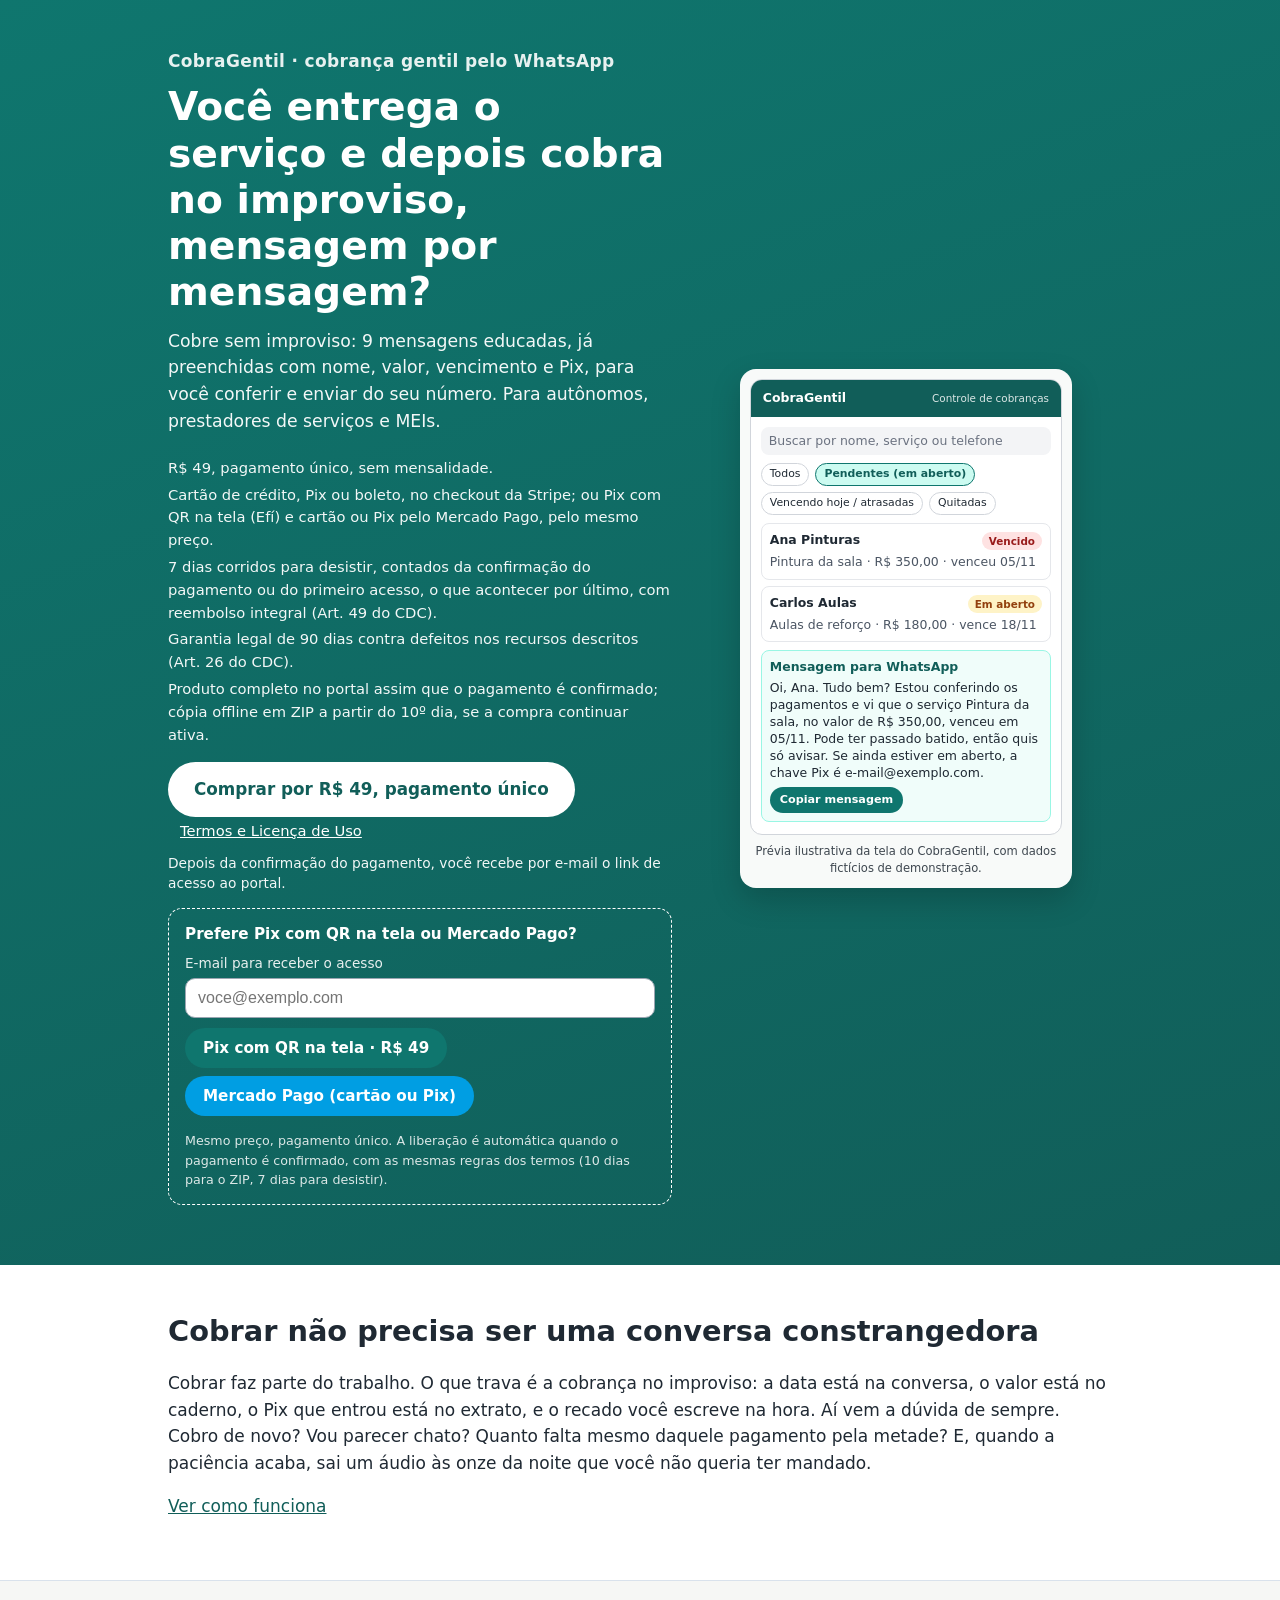
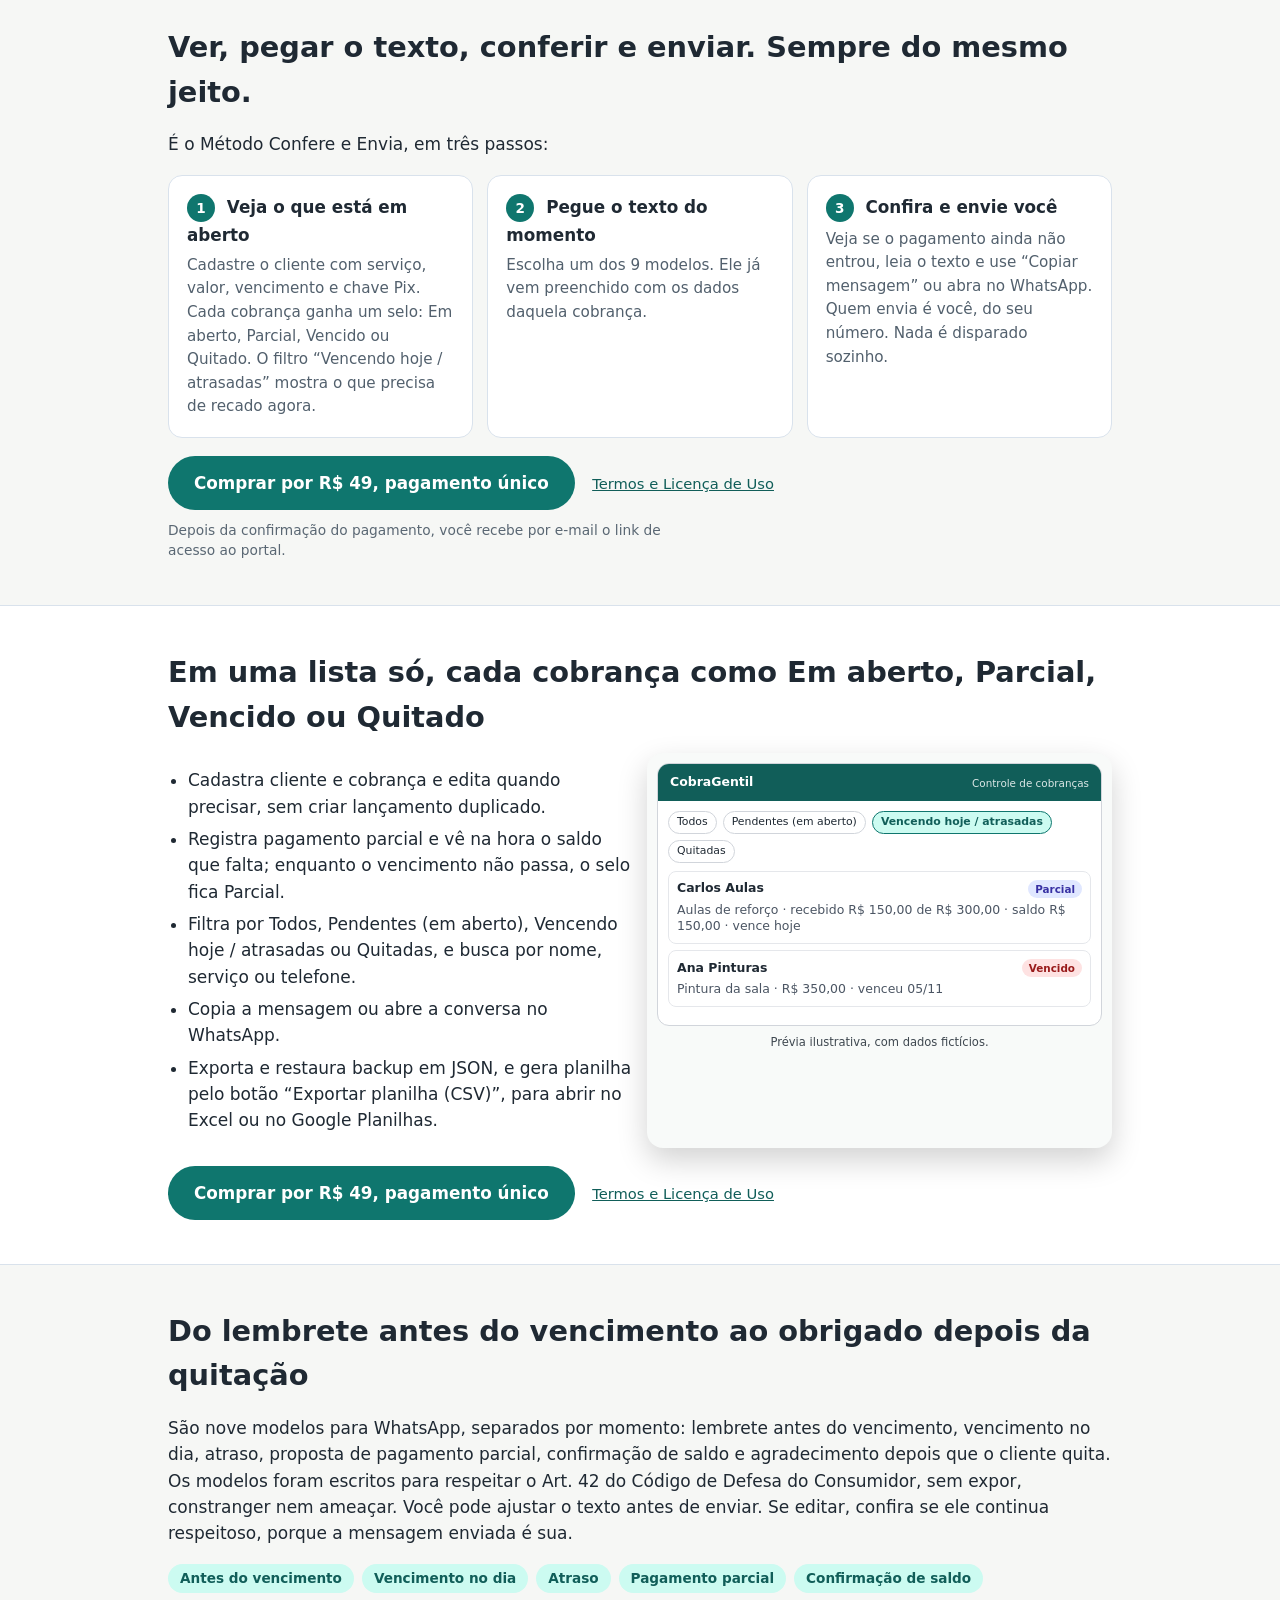
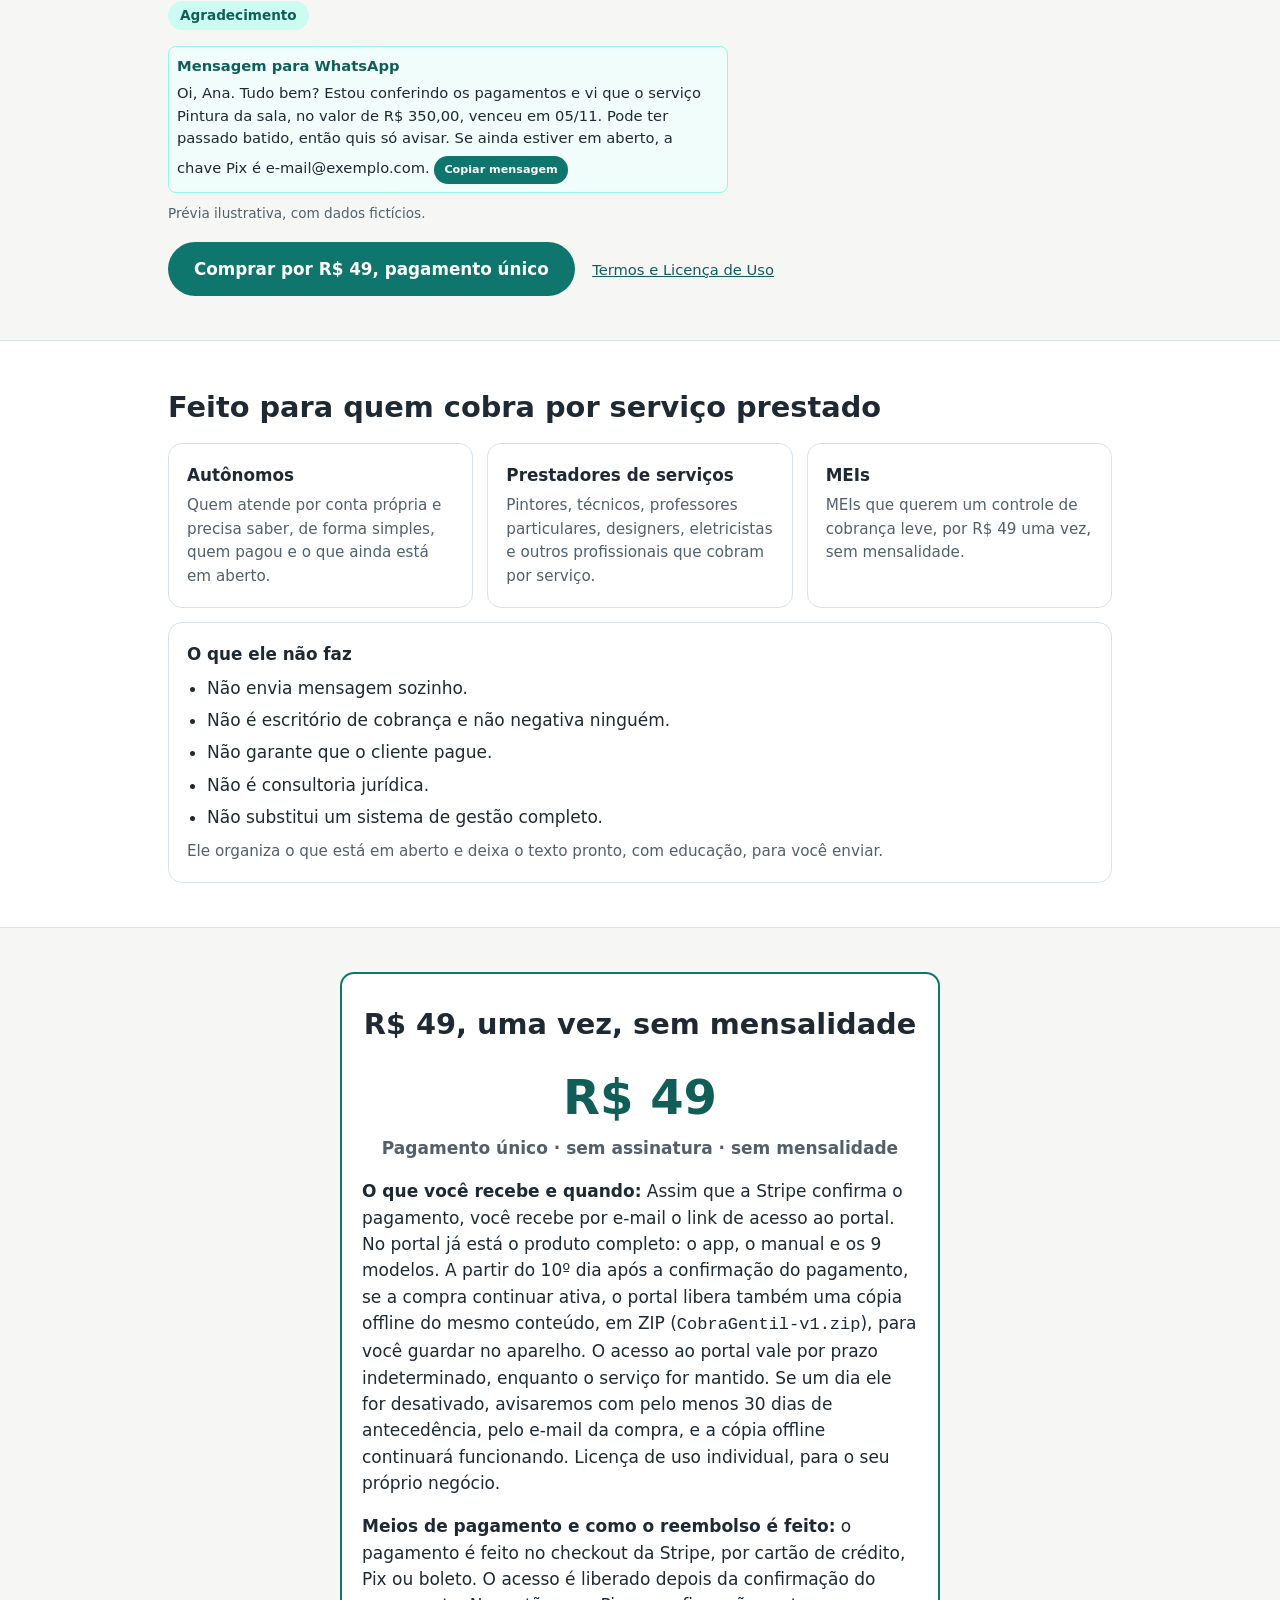
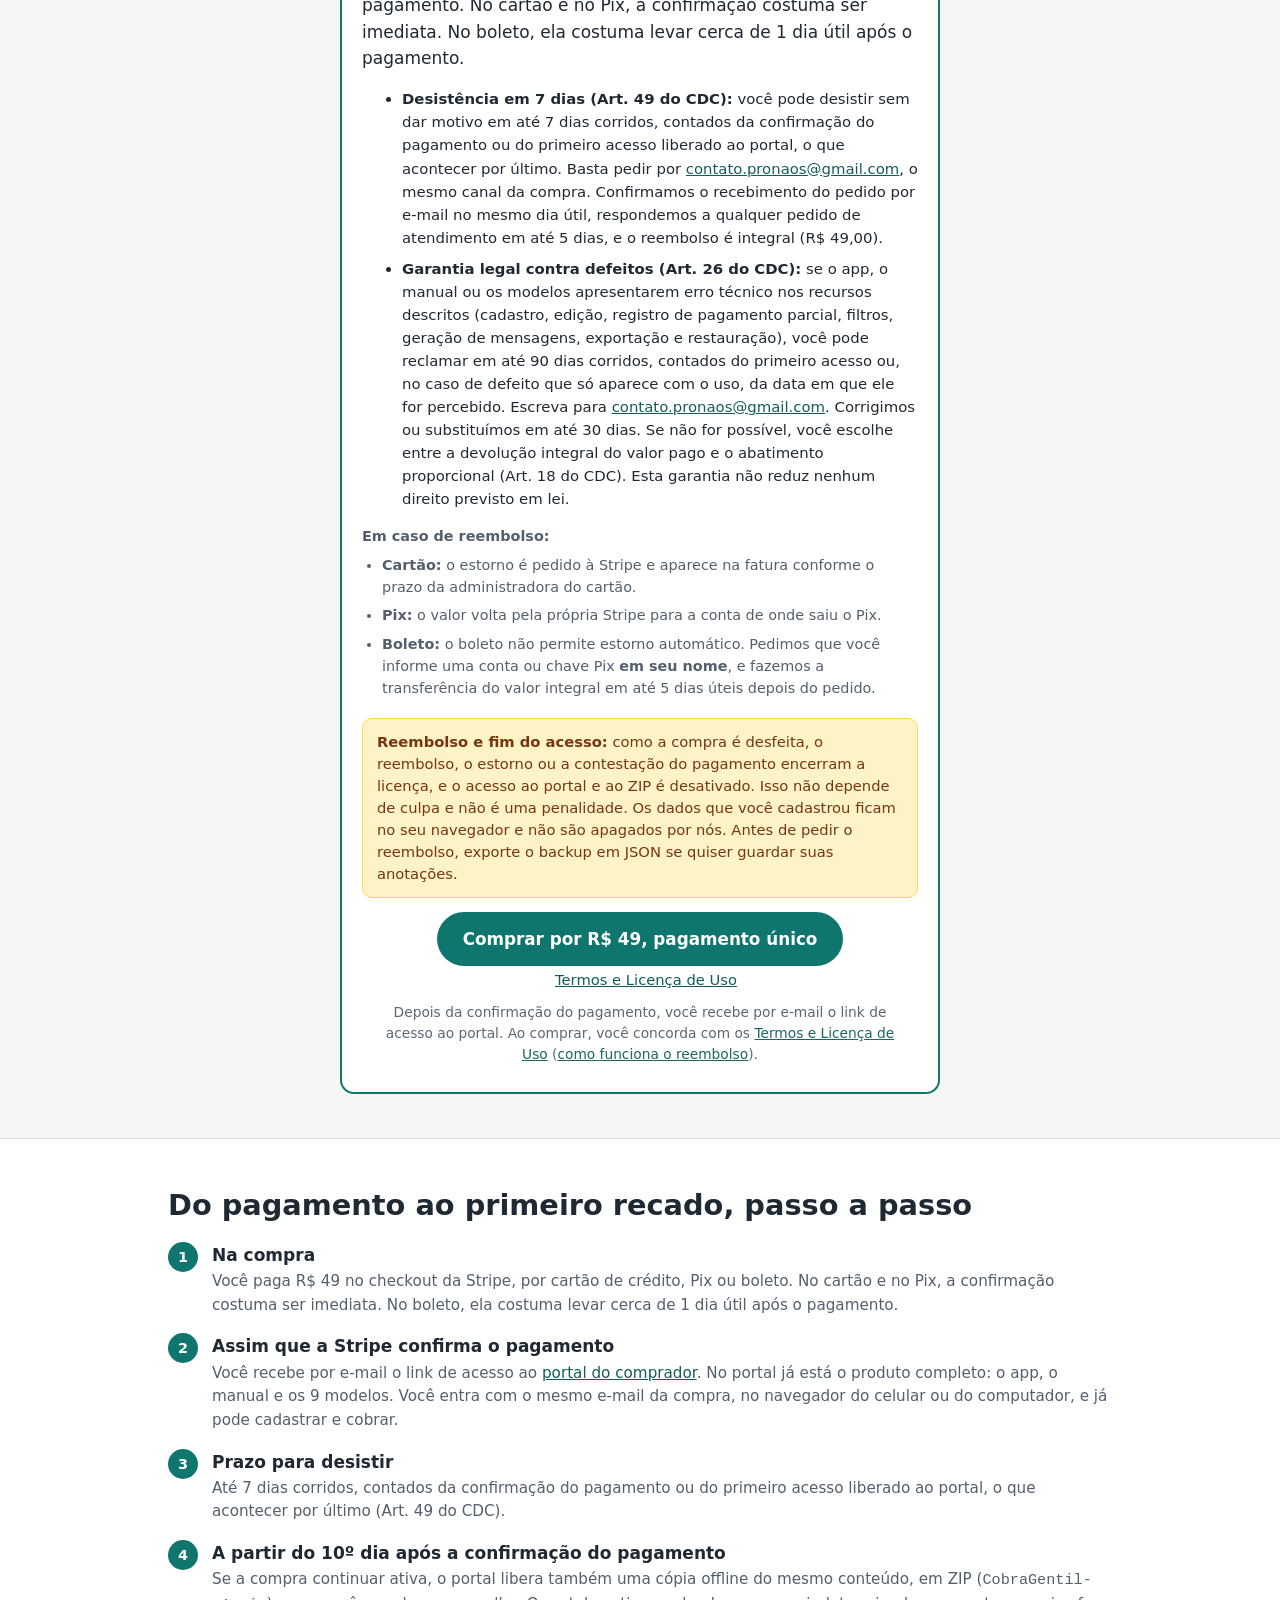
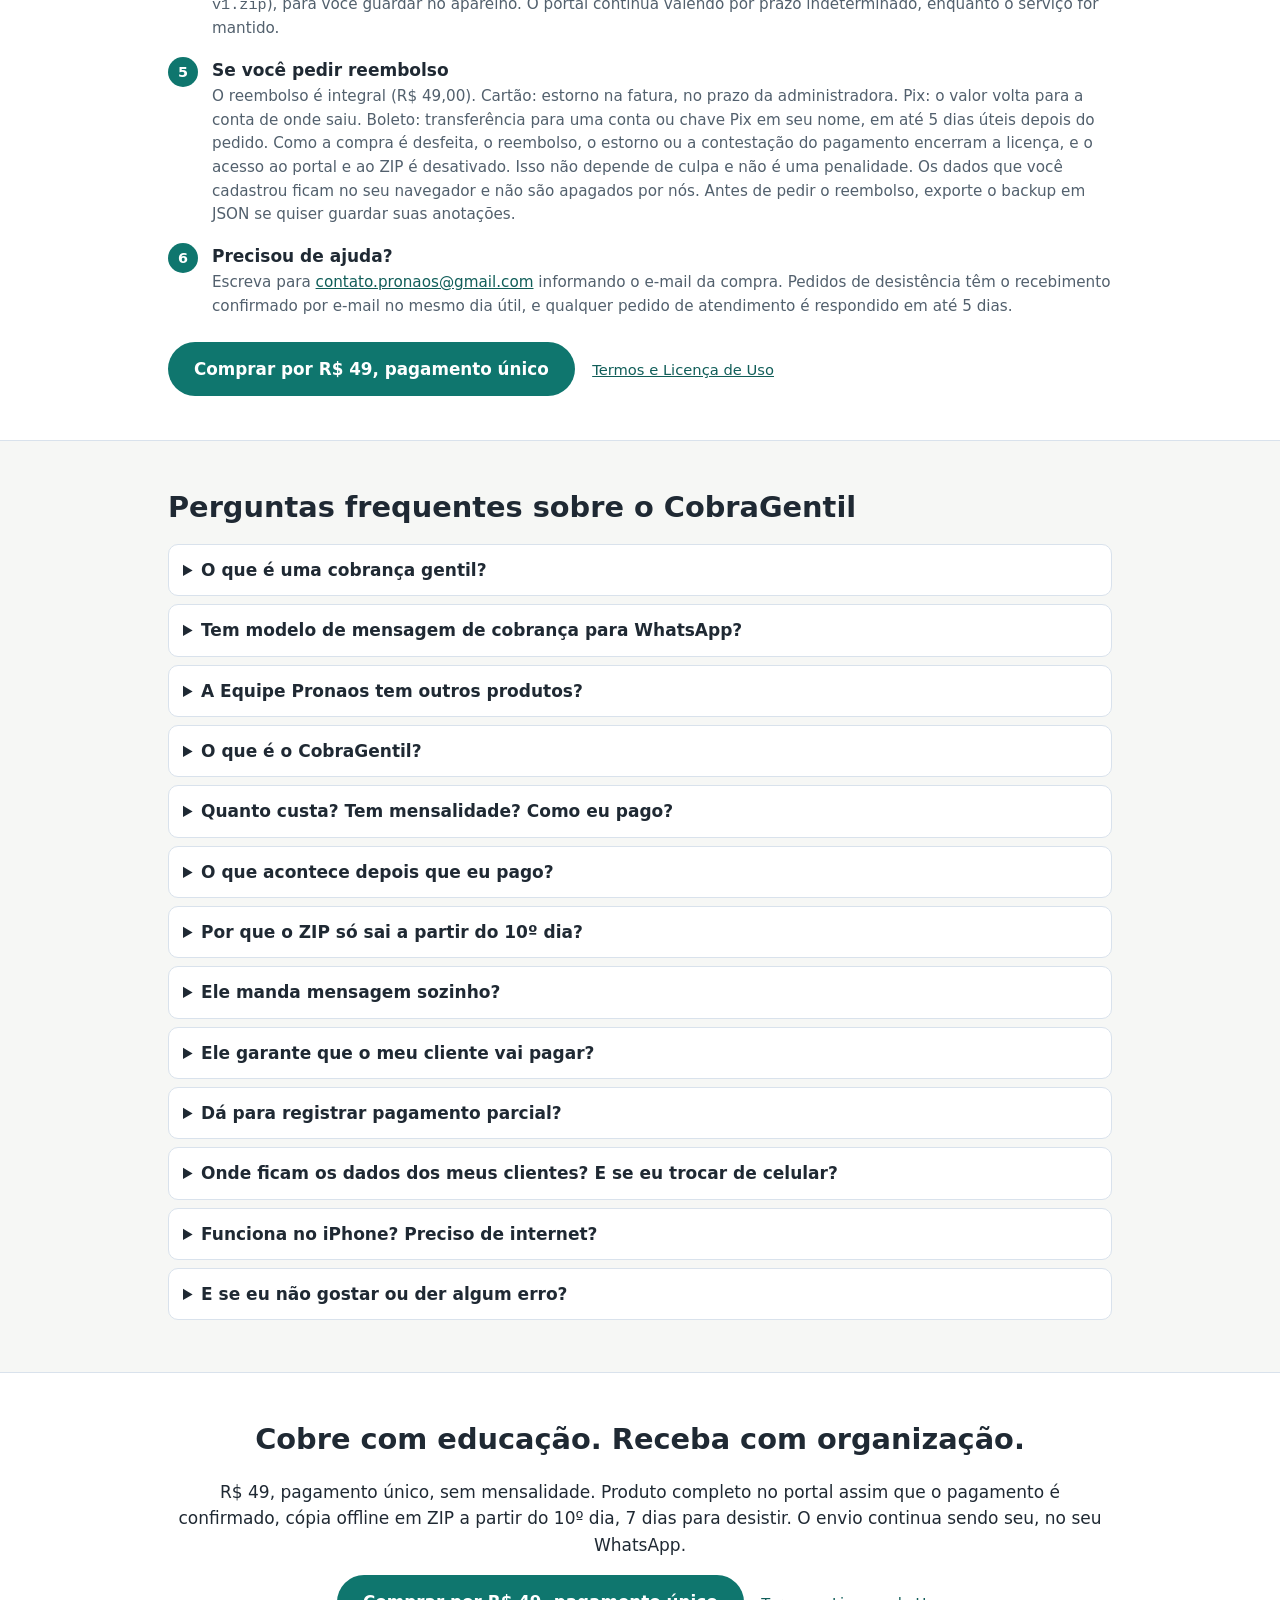
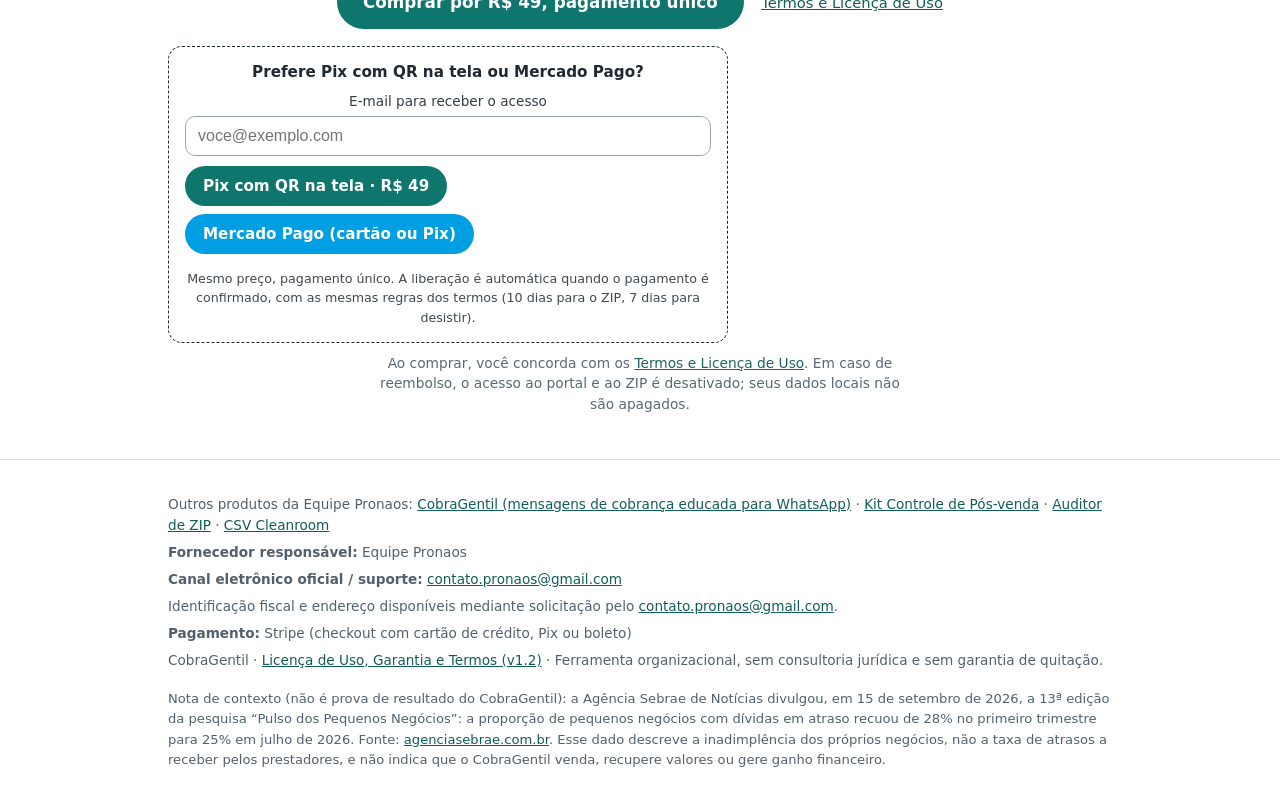
<file: index.html>
<!DOCTYPE html>
<html lang="pt-BR">
<head>
<meta charset="UTF-8">
<meta name="viewport" content="width=device-width, initial-scale=1">
<title>CobraGentil · Mensagem de cobrança educada para WhatsApp | Equipe Pronaos</title>
<meta name="description" content="CobraGentil (Cobra Gentil): cobrança gentil para autônomos, prestadores e MEIs. 9 modelos de mensagem de cobrança educada para WhatsApp, já com nome, valor, vencimento e Pix. R$ 49, pagamento único.">
<meta name="robots" content="index,follow">
<link rel="canonical" href="https://cobragentil.onrender.com/">
<meta property="og:title" content="CobraGentil · Mensagem de cobrança educada para WhatsApp | Equipe Pronaos">
<meta property="og:description" content="CobraGentil (Cobra Gentil): cobrança gentil para autônomos, prestadores e MEIs. 9 modelos de mensagem de cobrança educada para WhatsApp, já com nome, valor, vencimento e Pix. R$ 49, pagamento único.">
<meta property="og:type" content="website">
<meta property="og:url" content="https://cobragentil.onrender.com/">
<meta property="og:locale" content="pt_BR">
<meta property="og:site_name" content="Equipe Pronaos">
<meta name="twitter:card" content="summary">
<meta name="twitter:title" content="CobraGentil · Mensagem de cobrança educada para WhatsApp | Equipe Pronaos">
<meta name="twitter:description" content="CobraGentil (Cobra Gentil): cobrança gentil para autônomos, prestadores e MEIs. 9 modelos de mensagem de cobrança educada para WhatsApp, já com nome, valor, vencimento e Pix. R$ 49, pagamento único.">
<script type="application/ld+json">
{
 "@context": "https://schema.org",
 "@graph": [
  {
   "@type": "Organization",
   "@id": "https://cobragentil.onrender.com/#org",
   "name": "Equipe Pronaos",
   "url": "https://cobragentil.onrender.com/",
   "email": "contato.pronaos@gmail.com",
   "contactPoint": {
    "@type": "ContactPoint",
    "contactType": "customer support",
    "email": "contato.pronaos@gmail.com",
    "availableLanguage": "pt-BR"
   }
  },
  {
   "@type": "WebSite",
   "@id": "https://cobragentil.onrender.com/#site",
   "url": "https://cobragentil.onrender.com/",
   "name": "CobraGentil",
   "alternateName": [
    "Cobra Gentil",
    "CobraGentil Equipe Pronaos"
   ],
   "inLanguage": "pt-BR",
   "publisher": {
    "@id": "https://cobragentil.onrender.com/#org"
   }
  },
  {
   "@type": "Product",
   "@id": "https://cobragentil.onrender.com/#produto",
   "name": "CobraGentil",
   "alternateName": "Cobra Gentil",
   "description": "Ferramenta digital com 9 modelos de mensagem de cobrança educada para WhatsApp, preenchidos com nome, valor, vencimento e Pix, e lista de cobranças Em aberto, Parcial, Vencido ou Quitado. Pagamento único.",
   "brand": {
    "@type": "Brand",
    "name": "Equipe Pronaos"
   },
   "category": "Software de cobrança",
   "url": "https://cobragentil.onrender.com/",
   "offers": {
    "@type": "Offer",
    "price": "49.00",
    "priceCurrency": "BRL",
    "availability": "https://schema.org/InStock",
    "url": "https://cobragentil.onrender.com/",
    "seller": {
     "@id": "https://cobragentil.onrender.com/#org"
    }
   }
  },
  {
   "@type": "FAQPage",
   "@id": "https://cobragentil.onrender.com/#faq",
   "mainEntity": [
    {
     "@type": "Question",
     "name": "O que é uma cobrança gentil?",
     "acceptedAnswer": {
      "@type": "Answer",
      "text": "É cobrar com educação e clareza: lembrar o cliente antes do vencimento, avisar no dia, cobrar o atraso sem constrangimento e agradecer depois do pagamento. O CobraGentil traz essas mensagens de cobrança educada prontas, com nome, valor, vencimento e Pix já preenchidos, para você conferir e enviar."
     }
    },
    {
     "@type": "Question",
     "name": "Tem modelo de mensagem de cobrança para WhatsApp?",
     "acceptedAnswer": {
      "@type": "Answer",
      "text": "Sim. São 9 modelos de cobrança para WhatsApp, do lembrete antes do vencimento ao obrigado depois da quitação, incluindo cobrança de atraso e confirmação de saldo em pagamento parcial. Você copia o texto ou abre direto no WhatsApp e envia do seu número."
     }
    },
    {
     "@type": "Question",
     "name": "A Equipe Pronaos tem outros produtos?",
     "acceptedAnswer": {
      "@type": "Answer",
      "text": "Sim: o Kit Controle de Pós-venda (modelo em CSV para organizar trocas, devoluções e comprovantes), o Auditor de ZIP (confere um arquivo ZIP antes de abrir ou entregar) e o CSV Cleanroom (limpa planilhas CSV no seu computador)."
     }
    },
    {
     "@type": "Question",
     "name": "O que é o CobraGentil?",
     "acceptedAnswer": {
      "@type": "Answer",
      "text": "Uma ferramenta digital para autônomos, prestadores de serviços e MEIs acompanharem o que está em aberto e prepararem a cobrança educada para o WhatsApp. O produto completo fica no portal, no navegador; a partir do 10º dia, se a compra continuar ativa, sai também uma cópia offline em ZIP."
     }
    },
    {
     "@type": "Question",
     "name": "Quanto custa? Tem mensalidade? Como eu pago?",
     "acceptedAnswer": {
      "@type": "Answer",
      "text": "R$ 49, pagamento único, sem mensalidade e sem assinatura. O pagamento é feito no checkout da Stripe, por cartão de crédito, Pix ou boleto."
     }
    },
    {
     "@type": "Question",
     "name": "O que acontece depois que eu pago?",
     "acceptedAnswer": {
      "@type": "Answer",
      "text": "Assim que a Stripe confirma o pagamento, você recebe por e-mail o link de acesso ao portal. No portal já está o produto completo: o app, o manual e os 9 modelos. A partir do 10º dia após a confirmação do pagamento, se a compra continuar ativa, o portal libera também uma cópia offline do mesmo conteúdo, em ZIP (CobraGentil-v1.zip), para você guardar no aparelho. O acesso ao portal vale por prazo indeterminado, enquanto o serviço for mantido. Se um dia ele for desativado, avisaremos com pelo menos 30 dias de antecedência, pelo e-mail da compra, e a cópia offline continuará funcionando. Não precisa instalar nada. Se o e-mail não chegar, escreva para contato.pronaos@gmail.com."
     }
    },
    {
     "@type": "Question",
     "name": "Por que o ZIP só sai a partir do 10º dia?",
     "acceptedAnswer": {
      "@type": "Answer",
      "text": "Porque o ZIP não é uma entrega separada: o produto completo já está no portal desde a confirmação do pagamento. O ZIP é uma cópia offline do mesmo conteúdo, liberada a partir do 10º dia após a confirmação do pagamento, se a compra continuar ativa, sem estorno, reembolso ou contestação. Antes disso não há botão de download."
     }
    },
    {
     "@type": "Question",
     "name": "Ele manda mensagem sozinho?",
     "acceptedAnswer": {
      "@type": "Answer",
      "text": "Não. O CobraGentil não acessa o seu WhatsApp e não dispara nada. Ele preenche o texto e você copia ou abre no WhatsApp. Quem confere e envia é você, do seu número."
     }
    },
    {
     "@type": "Question",
     "name": "Ele garante que o meu cliente vai pagar?",
     "acceptedAnswer": {
      "@type": "Answer",
      "text": "Não. Ele organiza o que está em aberto e deixa um texto educado pronto. O pagamento depende da relação com o seu cliente e da situação dele."
     }
    },
    {
     "@type": "Question",
     "name": "Dá para registrar pagamento parcial?",
     "acceptedAnswer": {
      "@type": "Answer",
      "text": "Sim. Você lança o valor recebido e vê o saldo que falta. Enquanto o vencimento não passa, a cobrança fica com o selo Parcial; se a data passar com saldo, o selo vira Vencido; com saldo zero, Quitado. Não existe filtro só de parcial: use Pendentes (em aberto) ou Vencendo hoje / atrasadas, e o modelo de confirmação de saldo sai com o valor certo."
     }
    },
    {
     "@type": "Question",
     "name": "Onde ficam os dados dos meus clientes? E se eu trocar de celular?",
     "acceptedAnswer": {
      "@type": "Answer",
      "text": "No navegador do aparelho que você usa (localStorage). A Equipe Pronaos não tem acesso a eles. Os dados não vão sozinhos para outro aparelho ou navegador: exporte o backup em JSON e restaure onde for usar. Evite a janela anônima. Exporte o backup em JSON com frequência, principalmente no iPhone e no Safari, onde o navegador pode apagar dados de sites que ficam alguns dias sem uso."
     }
    },
    {
     "@type": "Question",
     "name": "Funciona no iPhone? Preciso de internet?",
     "acceptedAnswer": {
      "@type": "Answer",
      "text": "Funciona no navegador do celular ou do computador (Chrome, Edge, Firefox ou Safari). Precisa de internet para entrar no portal e para enviar pelo WhatsApp. Com o ZIP liberado e o arquivo salvo no aparelho, você vê a lista e prepara a mensagem sem internet."
     }
    },
    {
     "@type": "Question",
     "name": "E se eu não gostar ou der algum erro?",
     "acceptedAnswer": {
      "@type": "Answer",
      "text": "Você pode desistir sem dar motivo em até 7 dias corridos, contados da confirmação do pagamento ou do primeiro acesso liberado ao portal, o que acontecer por último (Art. 49 do CDC). Basta pedir por contato.pronaos@gmail.com, o mesmo canal da compra. Confirmamos o recebimento do pedido por e-mail no mesmo dia útil, respondemos a qualquer pedido de atendimento em até 5 dias, e o reembolso é integral (R$ 49,00): no cartão, estorno na fatura; no Pix, de volta para a conta de origem; no boleto, transferência para uma conta ou chave Pix em seu nome, em até 5 dias úteis. Como a compra é desfeita, o reembolso, o estorno ou a contestação do pagamento encerram a licença, e o acesso ao portal e ao ZIP é desativado. Isso não depende de culpa e não é uma penalidade. Os dados que você cadastrou ficam no seu navegador e não são apagados por nós. Antes de pedir o reembolso, exporte o backup em JSON se quiser guardar suas anotações.Se for defeito: garantia legal de 90 dias contra defeitos nos recursos descritos (Art. 26 do CDC). Corrigimos ou substituímos em até 30 dias. Se não for possível, você escolhe entre a devolução integral do valor pago e o abatimento proporcional (Art. 18 do CDC). Esta garantia não reduz nenhum direito previsto em lei. A licença é individual, para o seu negócio, e não pode ser revendida. O CobraGentil não é consultoria jurídica, e o envio das mensagens deve respeitar o Art. 42 do CDC. Leia os termos completos."
     }
    }
   ]
  }
 ]
}
</script>
<style>
:root{--verde:#0f766e;--verde-esc:#115e59;--verde-cl:#ccfbf1;--fundo:#f6f7f5;--texto:#1f2933;--sub:#52606d;--borda:#d9e2ec;--alerta:#92400e;--alerta-cl:#fef3c7;--raio:14px}
*{box-sizing:border-box}
html{-webkit-text-size-adjust:100%;scroll-behavior:smooth}
body{margin:0;font-family:system-ui,-apple-system,"Segoe UI",Roboto,Arial,sans-serif;color:var(--texto);background:#fff;line-height:1.55;font-size:17px}
.wrap{max-width:980px;margin:0 auto;padding:0 18px}
header.hero{background:linear-gradient(160deg,var(--verde),var(--verde-esc));color:#fff;padding:48px 0 56px}
.hero-grid{display:grid;gap:28px;align-items:center}
@media(min-width:860px){.hero-grid{grid-template-columns:1.1fr .9fr}}
.hero .marca{font-weight:700;letter-spacing:.02em;opacity:.9}
.hero h1{font-size:clamp(1.65rem,5vw,2.45rem);line-height:1.18;margin:10px 0 12px}
.hero .slogan{font-weight:700;margin:0 0 10px;opacity:.95}
.hero p.lead{font-size:1.08rem;max-width:640px;margin:0 0 22px;opacity:.95}
.cta{display:inline-block;background:#fff;color:var(--verde-esc);font-weight:700;border:0;border-radius:999px;padding:14px 26px;font-size:1.05rem;cursor:pointer;text-decoration:none;font-family:inherit}
.cta.escuro{background:var(--verde);color:#fff}
.cta-nota{display:block;font-size:.86rem;margin-top:10px;opacity:.95;max-width:520px;line-height:1.5}
.hero .cta-nota a{color:#fff;text-decoration:underline}
.confianca{margin:0 0 16px;padding:0;list-style:none;font-size:.92rem}
.confianca li{margin:4px 0;opacity:.95}
section{padding:44px 0;border-bottom:1px solid var(--borda)}
section:nth-of-type(even){background:var(--fundo)}
h2{font-size:clamp(1.35rem,3.5vw,1.8rem);margin:0 0 14px}
.grade{display:grid;gap:14px;grid-template-columns:1fr}
@media(min-width:720px){.grade.g3{grid-template-columns:repeat(3,1fr)}.grade.g2{grid-template-columns:repeat(2,1fr)}.grade.g4{grid-template-columns:repeat(4,1fr)}}
.card{background:#fff;border:1px solid var(--borda);border-radius:var(--raio);padding:18px}
.card h3{margin:0 0 6px;font-size:1.05rem}
.card p{margin:0;color:var(--sub);font-size:.95rem}
.passo .num{display:inline-block;width:28px;height:28px;border-radius:50%;background:var(--verde);color:#fff;font-weight:700;font-size:.85rem;text-align:center;line-height:28px;margin-right:6px}
ul.lista{padding-left:20px;margin:8px 0}
ul.lista li{margin:6px 0}
.oferta{text-align:center;max-width:600px;margin:0 auto;background:#fff;border:2px solid var(--verde);border-radius:var(--raio);padding:28px 20px}
.preco{font-size:3rem;font-weight:800;color:var(--verde-esc);margin:6px 0 0}
.preco-sub{font-weight:600;color:var(--sub);margin:0 0 16px}
.fonte{font-size:.85rem;color:var(--sub);margin-top:10px}
.nao-faz li{margin:8px 0}
details{background:#fff;border:1px solid var(--borda);border-radius:10px;padding:12px 14px;margin:8px 0}
details summary{cursor:pointer;font-weight:600}
details p{margin:8px 0 0;color:var(--sub)}
.juridico .card p,.juridico .card li{font-size:.92rem}
footer{padding:28px 0 40px;font-size:.85rem;color:var(--sub)}
footer p{margin:6px 0}
a{color:var(--verde-esc)}
.sebrae-nota{font-size:.82rem;color:var(--sub);margin-top:18px}
/* Prévia ilustrativa do app, com dados fictícios */
.mock{background:#f8faf9;border-radius:16px;padding:10px;box-shadow:0 12px 30px rgba(0,0,0,.18);color:#1f2933;max-width:100%;min-width:0}
.mock-tela{background:#fff;border-radius:12px;overflow:hidden;border:1px solid #d1d5db;font-size:.78rem;line-height:1.35;max-width:100%}
.mock-bar{background:var(--verde-esc);color:#fff;padding:10px 12px;font-weight:700;display:flex;justify-content:space-between;align-items:center}
.mock-bar small{font-weight:500;opacity:.85}
.mock-body{padding:10px 10px 12px}
.mock-busca{background:#f3f4f6;border-radius:8px;padding:6px 8px;color:#6b7280;margin-bottom:8px}
.mock-filtros{display:flex;gap:6px;flex-wrap:wrap;margin-bottom:8px}
.mock-filtros span{border:1px solid #d1d5db;border-radius:999px;padding:3px 8px;font-size:.68rem}
.mock-filtros .on{background:var(--verde-cl);border-color:var(--verde);color:var(--verde-esc);font-weight:600}
.mock-item{border:1px solid #e5e7eb;border-radius:8px;padding:8px;margin:6px 0}
.mock-item .topo{display:flex;justify-content:space-between;gap:8px;align-items:center;font-weight:700}
.tag{font-size:.65rem;border-radius:999px;padding:2px 7px;font-weight:700;white-space:nowrap}
.tag.aberto{background:#fef3c7;color:#92400e}
.tag.vencido{background:#fee2e2;color:#991b1b}
.tag.quitado{background:#d1fae5;color:#065f46}
.mock-item p{margin:4px 0 0;color:#4b5563;font-weight:400}
.mock-msg{margin-top:8px;background:#f0fdfa;border:1px solid #99f6e4;border-radius:8px;padding:8px}
.mock-msg strong{display:block;margin-bottom:4px;color:var(--verde-esc)}
.mock-btn{display:inline-block;margin-top:6px;background:var(--verde);color:#fff;border-radius:999px;padding:5px 10px;font-weight:700;font-size:.7rem}
.mock-legenda{font-size:.72rem;opacity:.85;margin:8px 2px 0;text-align:center}
.tag.parcial{background:#e0e7ff;color:#3730a3}
.termos-lado{display:inline-block;margin-left:12px;font-size:.92rem}
.hero .termos-lado a{color:#fff;text-decoration:underline}
.aviso-reembolso{background:var(--alerta-cl);border:1px solid #fcd34d;color:#78350f;border-radius:10px;padding:12px 14px;margin:18px 0 14px;font-size:.92rem;text-align:left;line-height:1.5}
.linha-tempo{list-style:none;padding:0;margin:8px 0 0;counter-reset:t}
.linha-tempo li{position:relative;padding:0 0 16px 44px;margin:0}
.linha-tempo li::before{counter-increment:t;content:counter(t);position:absolute;left:0;top:0;width:30px;height:30px;border-radius:50%;background:var(--verde);color:#fff;font-weight:700;text-align:center;line-height:30px;font-size:.9rem}
.linha-tempo li p{margin:2px 0 0;color:var(--sub);font-size:.95rem}
.etiquetas{display:flex;flex-wrap:wrap;gap:8px;margin:12px 0 0;padding:0;list-style:none}
.etiquetas li{background:var(--verde-cl);color:var(--verde-esc);border-radius:999px;padding:4px 12px;font-size:.85rem;font-weight:600}
.oferta .garantias{text-align:left;margin:14px 0;font-size:.93rem;color:var(--texto)}
.oferta .garantias li{margin:8px 0}
.reembolso-meios{text-align:left;font-size:.9rem;color:var(--sub);margin:8px 0 0}
.final{text-align:center}
.final .cta-nota{margin-left:auto;margin-right:auto;color:var(--sub)}
</style>
</head>
<body>
<header class="hero">
  <div class="wrap hero-grid">
    <div>
      <div class="marca">CobraGentil · cobrança gentil pelo WhatsApp</div>
      <h1>Você entrega o serviço e depois cobra no improviso, mensagem por mensagem?</h1>
      <p class="lead">Cobre sem improviso: 9 mensagens educadas, já preenchidas com nome, valor, vencimento e Pix, para você conferir e enviar do seu número. Para autônomos, prestadores de serviços e MEIs.</p>
      <ul class="confianca">
        <li>R$ 49, pagamento único, sem mensalidade.</li>
        <li>Cartão de crédito, Pix ou boleto, no checkout da Stripe; ou Pix com QR na tela (Efí) e cartão ou Pix pelo Mercado Pago, pelo mesmo preço.</li>
        <li>7 dias corridos para desistir, contados da confirmação do pagamento ou do primeiro acesso, o que acontecer por último, com reembolso integral (Art. 49 do CDC).</li>
        <li>Garantia legal de 90 dias contra defeitos nos recursos descritos (Art. 26 do CDC).</li>
        <li>Produto completo no portal assim que o pagamento é confirmado; cópia offline em ZIP a partir do 10º dia, se a compra continuar ativa.</li>
      </ul>
      <a href="https://buy.stripe.com/bJe4gBbpxfrw75zbQG9R600" class="cta" rel="noopener">Comprar por R$ 49, pagamento único</a> <span class="termos-lado"><a href="./termos.html">Termos e Licença de Uso</a></span>
      <span class="cta-nota">Depois da confirmação do pagamento, você recebe por e-mail o link de acesso ao portal.</span>
      <div class="pg-alt" data-produto="cobragentil" data-preco="R$ 49"></div>
    </div>
    <figure class="mock">
      <div class="mock-tela">
        <div class="mock-bar">CobraGentil <small>Controle de cobranças</small></div>
        <div class="mock-body">
          <div class="mock-busca">Buscar por nome, serviço ou telefone</div>
          <div class="mock-filtros">
            <span>Todos</span>
            <span class="on">Pendentes (em aberto)</span>
            <span>Vencendo hoje / atrasadas</span>
            <span>Quitadas</span>
          </div>
          <div class="mock-item">
            <div class="topo">Ana Pinturas <span class="tag vencido">Vencido</span></div>
            <p>Pintura da sala · R$ 350,00 · venceu 05/11</p>
          </div>
          <div class="mock-item">
            <div class="topo">Carlos Aulas <span class="tag aberto">Em aberto</span></div>
            <p>Aulas de reforço · R$ 180,00 · vence 18/11</p>
          </div>
          <div class="mock-msg">
            <strong>Mensagem para WhatsApp</strong>
            Oi, Ana. Tudo bem? Estou conferindo os pagamentos e vi que o serviço Pintura da sala, no valor de R$ 350,00, venceu em 05/11. Pode ter passado batido, então quis só avisar. Se ainda estiver em aberto, a chave Pix é e-mail@exemplo.com.
            <div class="mock-btn">Copiar mensagem</div>
          </div>
        </div>
      </div>
      <figcaption class="mock-legenda">Prévia ilustrativa da tela do CobraGentil, com dados fictícios de demonstração.</figcaption>
    </figure>
  </div>
</header>

<main>
<section id="problema">
  <div class="wrap">
    <h2>Cobrar não precisa ser uma conversa constrangedora</h2>
    <p>Cobrar faz parte do trabalho. O que trava é a cobrança no improviso: a data está na conversa, o valor está no caderno, o Pix que entrou está no extrato, e o recado você escreve na hora. Aí vem a dúvida de sempre. Cobro de novo? Vou parecer chato? Quanto falta mesmo daquele pagamento pela metade? E, quando a paciência acaba, sai um áudio às onze da noite que você não queria ter mandado.</p>
    <p><a href="#metodo">Ver como funciona</a></p>
  </div>
</section>

<section id="metodo">
  <div class="wrap">
    <h2>Ver, pegar o texto, conferir e enviar. Sempre do mesmo jeito.</h2>
    <p>É o Método Confere e Envia, em três passos:</p>
    <div class="grade g3">
      <div class="card passo"><h3><span class="num">1</span> Veja o que está em aberto</h3><p>Cadastre o cliente com serviço, valor, vencimento e chave Pix. Cada cobrança ganha um selo: Em aberto, Parcial, Vencido ou Quitado. O filtro “Vencendo hoje / atrasadas” mostra o que precisa de recado agora.</p></div>
      <div class="card passo"><h3><span class="num">2</span> Pegue o texto do momento</h3><p>Escolha um dos 9 modelos. Ele já vem preenchido com os dados daquela cobrança.</p></div>
      <div class="card passo"><h3><span class="num">3</span> Confira e envie você</h3><p>Veja se o pagamento ainda não entrou, leia o texto e use “Copiar mensagem” ou abra no WhatsApp. Quem envia é você, do seu número. Nada é disparado sozinho.</p></div>
    </div>
    <p style="margin:18px 0 0"><a href="https://buy.stripe.com/bJe4gBbpxfrw75zbQG9R600" class="cta escuro" rel="noopener">Comprar por R$ 49, pagamento único</a> <span class="termos-lado"><a href="./termos.html">Termos e Licença de Uso</a></span></p>
    <span class="cta-nota" style="color:var(--sub)">Depois da confirmação do pagamento, você recebe por e-mail o link de acesso ao portal.</span>
  </div>
</section>

<section id="demonstracao">
  <div class="wrap">
    <h2>Em uma lista só, cada cobrança como Em aberto, Parcial, Vencido ou Quitado</h2>
    <div class="grade g2">
      <ul class="lista">
        <li>Cadastra cliente e cobrança e edita quando precisar, sem criar lançamento duplicado.</li>
        <li>Registra pagamento parcial e vê na hora o saldo que falta; enquanto o vencimento não passa, o selo fica Parcial.</li>
        <li>Filtra por Todos, Pendentes (em aberto), Vencendo hoje / atrasadas ou Quitadas, e busca por nome, serviço ou telefone.</li>
        <li>Copia a mensagem ou abre a conversa no WhatsApp.</li>
        <li>Exporta e restaura backup em JSON, e gera planilha pelo botão “Exportar planilha (CSV)”, para abrir no Excel ou no Google Planilhas.</li>
      </ul>
      <figure class="mock" style="margin:0">
        <div class="mock-tela">
          <div class="mock-bar">CobraGentil <small>Controle de cobranças</small></div>
          <div class="mock-body">
            <div class="mock-filtros">
              <span>Todos</span>
              <span>Pendentes (em aberto)</span>
              <span class="on">Vencendo hoje / atrasadas</span>
              <span>Quitadas</span>
            </div>
            <div class="mock-item">
              <div class="topo">Carlos Aulas <span class="tag parcial">Parcial</span></div>
              <p>Aulas de reforço · recebido R$ 150,00 de R$ 300,00 · saldo R$ 150,00 · vence hoje</p>
            </div>
            <div class="mock-item">
              <div class="topo">Ana Pinturas <span class="tag vencido">Vencido</span></div>
              <p>Pintura da sala · R$ 350,00 · venceu 05/11</p>
            </div>
          </div>
        </div>
        <figcaption class="mock-legenda">Prévia ilustrativa, com dados fictícios.</figcaption>
      </figure>
    </div>
    <p style="margin:18px 0 0"><a href="https://buy.stripe.com/bJe4gBbpxfrw75zbQG9R600" class="cta escuro" rel="noopener">Comprar por R$ 49, pagamento único</a> <span class="termos-lado"><a href="./termos.html">Termos e Licença de Uso</a></span></p>
  </div>
</section>

<section id="modelos">
  <div class="wrap">
    <h2>Do lembrete antes do vencimento ao obrigado depois da quitação</h2>
    <p>São nove modelos para WhatsApp, separados por momento: lembrete antes do vencimento, vencimento no dia, atraso, proposta de pagamento parcial, confirmação de saldo e agradecimento depois que o cliente quita. Os modelos foram escritos para respeitar o Art. 42 do Código de Defesa do Consumidor, sem expor, constranger nem ameaçar. Você pode ajustar o texto antes de enviar. Se editar, confira se ele continua respeitoso, porque a mensagem enviada é sua.</p>
    <ul class="etiquetas">
      <li>Antes do vencimento</li><li>Vencimento no dia</li><li>Atraso</li><li>Pagamento parcial</li><li>Confirmação de saldo</li><li>Agradecimento</li>
    </ul>
    <div class="mock-msg" style="max-width:560px;margin-top:16px;font-size:.92rem">
      <strong>Mensagem para WhatsApp</strong>
      Oi, Ana. Tudo bem? Estou conferindo os pagamentos e vi que o serviço Pintura da sala, no valor de R$ 350,00, venceu em 05/11. Pode ter passado batido, então quis só avisar. Se ainda estiver em aberto, a chave Pix é e-mail@exemplo.com.
      <div class="mock-btn">Copiar mensagem</div>
    </div>
    <p class="fonte">Prévia ilustrativa, com dados fictícios.</p>
    <p style="margin:18px 0 0"><a href="https://buy.stripe.com/bJe4gBbpxfrw75zbQG9R600" class="cta escuro" rel="noopener">Comprar por R$ 49, pagamento único</a> <span class="termos-lado"><a href="./termos.html">Termos e Licença de Uso</a></span></p>
  </div>
</section>

<section id="publico">
  <div class="wrap">
    <h2>Feito para quem cobra por serviço prestado</h2>
    <div class="grade g3">
      <div class="card"><h3>Autônomos</h3><p>Quem atende por conta própria e precisa saber, de forma simples, quem pagou e o que ainda está em aberto.</p></div>
      <div class="card"><h3>Prestadores de serviços</h3><p>Pintores, técnicos, professores particulares, designers, eletricistas e outros profissionais que cobram por serviço.</p></div>
      <div class="card"><h3>MEIs</h3><p>MEIs que querem um controle de cobrança leve, por R$ 49 uma vez, sem mensalidade.</p></div>
    </div>
    <div class="card" id="nao-faz" style="margin-top:14px">
      <h3>O que ele não faz</h3>
      <ul class="lista nao-faz">
        <li>Não envia mensagem sozinho.</li>
        <li>Não é escritório de cobrança e não negativa ninguém.</li>
        <li>Não garante que o cliente pague.</li>
        <li>Não é consultoria jurídica.</li>
        <li>Não substitui um sistema de gestão completo.</li>
      </ul>
      <p style="margin:10px 0 0">Ele organiza o que está em aberto e deixa o texto pronto, com educação, para você enviar.</p>
    </div>
  </div>
</section>

<section id="oferta">
  <div class="wrap">
    <div class="oferta">
      <h2>R$ 49, uma vez, sem mensalidade</h2>
      <p class="preco">R$ 49</p>
      <p class="preco-sub">Pagamento único · sem assinatura · sem mensalidade</p>
      <p style="text-align:left"><b>O que você recebe e quando:</b> Assim que a Stripe confirma o pagamento, você recebe por e-mail o link de acesso ao portal. No portal já está o produto completo: o app, o manual e os 9 modelos. A partir do 10º dia após a confirmação do pagamento, se a compra continuar ativa, o portal libera também uma cópia offline do mesmo conteúdo, em ZIP (<code>CobraGentil-v1.zip</code>), para você guardar no aparelho. O acesso ao portal vale por prazo indeterminado, enquanto o serviço for mantido. Se um dia ele for desativado, avisaremos com pelo menos 30 dias de antecedência, pelo e-mail da compra, e a cópia offline continuará funcionando. Licença de uso individual, para o seu próprio negócio.</p>
      <p style="text-align:left"><b>Meios de pagamento e como o reembolso é feito:</b> o pagamento é feito no checkout da Stripe, por cartão de crédito, Pix ou boleto. O acesso é liberado depois da confirmação do pagamento. No cartão e no Pix, a confirmação costuma ser imediata. No boleto, ela costuma levar cerca de 1 dia útil após o pagamento.</p>
      <ul class="garantias">
        <li id="garantia-7-dias"><b>Desistência em 7 dias (Art. 49 do CDC):</b> você pode desistir sem dar motivo em até 7 dias corridos, contados da confirmação do pagamento ou do primeiro acesso liberado ao portal, o que acontecer por último. Basta pedir por <a href="mailto:contato.pronaos@gmail.com">contato.pronaos@gmail.com</a>, o mesmo canal da compra. Confirmamos o recebimento do pedido por e-mail no mesmo dia útil, respondemos a qualquer pedido de atendimento em até 5 dias, e o reembolso é integral (R$ 49,00).</li>
        <li id="garantia-90-dias"><b>Garantia legal contra defeitos (Art. 26 do CDC):</b> se o app, o manual ou os modelos apresentarem erro técnico nos recursos descritos (cadastro, edição, registro de pagamento parcial, filtros, geração de mensagens, exportação e restauração), você pode reclamar em até 90 dias corridos, contados do primeiro acesso ou, no caso de defeito que só aparece com o uso, da data em que ele for percebido. Escreva para <a href="mailto:contato.pronaos@gmail.com">contato.pronaos@gmail.com</a>. Corrigimos ou substituímos em até 30 dias. Se não for possível, você escolhe entre a devolução integral do valor pago e o abatimento proporcional (Art. 18 do CDC). Esta garantia não reduz nenhum direito previsto em lei.</li>
      </ul>
      <div class="reembolso-meios" id="como-funciona-reembolso">
        <p style="margin:0 0 4px"><b>Em caso de reembolso:</b></p>
        <ul class="lista" style="margin:0">
          <li><b>Cartão:</b> o estorno é pedido à Stripe e aparece na fatura conforme o prazo da administradora do cartão.</li>
          <li><b>Pix:</b> o valor volta pela própria Stripe para a conta de onde saiu o Pix.</li>
          <li><b>Boleto:</b> o boleto não permite estorno automático. Pedimos que você informe uma conta ou chave Pix <b>em seu nome</b>, e fazemos a transferência do valor integral em até 5 dias úteis depois do pedido.</li>
        </ul>
      </div>
      <p class="aviso-reembolso" id="aviso-revogacao"><b>Reembolso e fim do acesso:</b> como a compra é desfeita, o reembolso, o estorno ou a contestação do pagamento encerram a licença, e o acesso ao portal e ao ZIP é desativado. Isso não depende de culpa e não é uma penalidade. Os dados que você cadastrou ficam no seu navegador e não são apagados por nós. Antes de pedir o reembolso, exporte o backup em JSON se quiser guardar suas anotações.</p>
      <div><a href="https://buy.stripe.com/bJe4gBbpxfrw75zbQG9R600" class="cta escuro" rel="noopener">Comprar por R$ 49, pagamento único</a> <span class="termos-lado"><a href="./termos.html">Termos e Licença de Uso</a></span></div>
      <span class="cta-nota" style="color:var(--sub);margin-left:auto;margin-right:auto">Depois da confirmação do pagamento, você recebe por e-mail o link de acesso ao portal. Ao comprar, você concorda com os <a href="./termos.html">Termos e Licença de Uso</a> (<a href="#como-funciona-reembolso">como funciona o reembolso</a>).</span>
    </div>
  </div>
</section>

<section id="depois-do-pagamento">
  <div class="wrap">
    <h2>Do pagamento ao primeiro recado, passo a passo</h2>
    <ol class="linha-tempo">
      <li><b>Na compra</b><p>Você paga R$ 49 no checkout da Stripe, por cartão de crédito, Pix ou boleto. No cartão e no Pix, a confirmação costuma ser imediata. No boleto, ela costuma levar cerca de 1 dia útil após o pagamento.</p></li>
      <li><b>Assim que a Stripe confirma o pagamento</b><p>Você recebe por e-mail o link de acesso ao <a href="https://cobragentil-portal.onrender.com/" rel="noopener">portal do comprador</a>. No portal já está o produto completo: o app, o manual e os 9 modelos. Você entra com o mesmo e-mail da compra, no navegador do celular ou do computador, e já pode cadastrar e cobrar.</p></li>
      <li><b>Prazo para desistir</b><p>Até 7 dias corridos, contados da confirmação do pagamento ou do primeiro acesso liberado ao portal, o que acontecer por último (Art. 49 do CDC).</p></li>
      <li><b>A partir do 10º dia após a confirmação do pagamento</b><p>Se a compra continuar ativa, o portal libera também uma cópia offline do mesmo conteúdo, em ZIP (<code>CobraGentil-v1.zip</code>), para você guardar no aparelho. O portal continua valendo por prazo indeterminado, enquanto o serviço for mantido.</p></li>
      <li><b>Se você pedir reembolso</b><p>O reembolso é integral (R$ 49,00). Cartão: estorno na fatura, no prazo da administradora. Pix: o valor volta para a conta de onde saiu. Boleto: transferência para uma conta ou chave Pix em seu nome, em até 5 dias úteis depois do pedido. Como a compra é desfeita, o reembolso, o estorno ou a contestação do pagamento encerram a licença, e o acesso ao portal e ao ZIP é desativado. Isso não depende de culpa e não é uma penalidade. Os dados que você cadastrou ficam no seu navegador e não são apagados por nós. Antes de pedir o reembolso, exporte o backup em JSON se quiser guardar suas anotações.</p></li>
      <li><b>Precisou de ajuda?</b><p>Escreva para <a href="mailto:contato.pronaos@gmail.com">contato.pronaos@gmail.com</a> informando o e-mail da compra. Pedidos de desistência têm o recebimento confirmado por e-mail no mesmo dia útil, e qualquer pedido de atendimento é respondido em até 5 dias.</p></li>
    </ol>
    <p style="margin:8px 0 0"><a href="https://buy.stripe.com/bJe4gBbpxfrw75zbQG9R600" class="cta escuro" rel="noopener">Comprar por R$ 49, pagamento único</a> <span class="termos-lado"><a href="./termos.html">Termos e Licença de Uso</a></span></p>
  </div>
</section>

<section id="faq">
  <div class="wrap">
    <h2>Perguntas frequentes sobre o CobraGentil</h2>
    <details id="faq-cobranca-gentil"><summary>O que é uma cobrança gentil?</summary><p>É cobrar com educação e clareza: lembrar o cliente antes do vencimento, avisar no dia, cobrar o atraso sem constrangimento e agradecer depois do pagamento. O CobraGentil traz essas mensagens de cobrança educada prontas, com nome, valor, vencimento e Pix já preenchidos, para você conferir e enviar.</p></details>
    <details id="faq-whatsapp"><summary>Tem modelo de mensagem de cobrança para WhatsApp?</summary><p>Sim. São 9 modelos de cobrança para WhatsApp, do lembrete antes do vencimento ao obrigado depois da quitação, incluindo cobrança de atraso e confirmação de saldo em pagamento parcial. Você copia o texto ou abre direto no WhatsApp e envia do seu número.</p></details>
    <details id="faq-outros"><summary>A Equipe Pronaos tem outros produtos?</summary><p>Sim: o <a href="/kit-pos-venda/">Kit Controle de Pós-venda</a> (modelo em CSV para organizar trocas, devoluções e comprovantes), o <a href="/auditor-zip/">Auditor de ZIP</a> (confere um arquivo ZIP antes de abrir ou entregar) e o <a href="/csv-cleanroom/">CSV Cleanroom</a> (limpa planilhas CSV no seu computador).</p></details>
    <details id="faq-o-que-e"><summary>O que é o CobraGentil?</summary><p>Uma ferramenta digital para autônomos, prestadores de serviços e MEIs acompanharem o que está em aberto e prepararem a cobrança educada para o WhatsApp. O produto completo fica no portal, no navegador; a partir do 10º dia, se a compra continuar ativa, sai também uma cópia offline em ZIP.</p></details>
    <details id="faq-preco"><summary>Quanto custa? Tem mensalidade? Como eu pago?</summary><p>R$ 49, pagamento único, sem mensalidade e sem assinatura. O pagamento é feito no checkout da Stripe, por cartão de crédito, Pix ou boleto.</p></details>
    <details id="faq-entrega"><summary>O que acontece depois que eu pago?</summary><p>Assim que a Stripe confirma o pagamento, você recebe por e-mail o link de acesso ao portal. No portal já está o produto completo: o app, o manual e os 9 modelos. A partir do 10º dia após a confirmação do pagamento, se a compra continuar ativa, o portal libera também uma cópia offline do mesmo conteúdo, em ZIP (<code>CobraGentil-v1.zip</code>), para você guardar no aparelho. O acesso ao portal vale por prazo indeterminado, enquanto o serviço for mantido. Se um dia ele for desativado, avisaremos com pelo menos 30 dias de antecedência, pelo e-mail da compra, e a cópia offline continuará funcionando. Não precisa instalar nada. Se o e-mail não chegar, escreva para <a href="mailto:contato.pronaos@gmail.com">contato.pronaos@gmail.com</a>.</p></details>
    <details id="faq-zip"><summary>Por que o ZIP só sai a partir do 10º dia?</summary><p>Porque o ZIP não é uma entrega separada: o produto completo já está no portal desde a confirmação do pagamento. O ZIP é uma cópia offline do mesmo conteúdo, liberada a partir do 10º dia após a confirmação do pagamento, se a compra continuar ativa, sem estorno, reembolso ou contestação. Antes disso não há botão de download.</p></details>
    <details id="faq-envio"><summary>Ele manda mensagem sozinho?</summary><p>Não. O CobraGentil não acessa o seu WhatsApp e não dispara nada. Ele preenche o texto e você copia ou abre no WhatsApp. Quem confere e envia é você, do seu número.</p></details>
    <details id="faq-garante"><summary>Ele garante que o meu cliente vai pagar?</summary><p>Não. Ele organiza o que está em aberto e deixa um texto educado pronto. O pagamento depende da relação com o seu cliente e da situação dele.</p></details>
    <details id="faq-parcial"><summary>Dá para registrar pagamento parcial?</summary><p>Sim. Você lança o valor recebido e vê o saldo que falta. Enquanto o vencimento não passa, a cobrança fica com o selo Parcial; se a data passar com saldo, o selo vira Vencido; com saldo zero, Quitado. Não existe filtro só de parcial: use Pendentes (em aberto) ou Vencendo hoje / atrasadas, e o modelo de confirmação de saldo sai com o valor certo.</p></details>
    <details id="faq-dados"><summary>Onde ficam os dados dos meus clientes? E se eu trocar de celular?</summary><p>No navegador do aparelho que você usa (<code>localStorage</code>). A Equipe Pronaos não tem acesso a eles. Os dados não vão sozinhos para outro aparelho ou navegador: exporte o backup em JSON e restaure onde for usar. Evite a janela anônima. Exporte o backup em JSON com frequência, principalmente no iPhone e no Safari, onde o navegador pode apagar dados de sites que ficam alguns dias sem uso.</p></details>
    <details id="faq-internet"><summary>Funciona no iPhone? Preciso de internet?</summary><p>Funciona no navegador do celular ou do computador (Chrome, Edge, Firefox ou Safari). Precisa de internet para entrar no portal e para enviar pelo WhatsApp. Com o ZIP liberado e o arquivo salvo no aparelho, você vê a lista e prepara a mensagem sem internet.</p></details>
    <details id="faq-termos"><summary>E se eu não gostar ou der algum erro?</summary><p>Você pode desistir sem dar motivo em até 7 dias corridos, contados da confirmação do pagamento ou do primeiro acesso liberado ao portal, o que acontecer por último (Art. 49 do CDC). Basta pedir por <a href="mailto:contato.pronaos@gmail.com">contato.pronaos@gmail.com</a>, o mesmo canal da compra. Confirmamos o recebimento do pedido por e-mail no mesmo dia útil, respondemos a qualquer pedido de atendimento em até 5 dias, e o reembolso é integral (R$ 49,00): no cartão, estorno na fatura; no Pix, de volta para a conta de origem; no boleto, transferência para uma conta ou chave Pix em seu nome, em até 5 dias úteis. Como a compra é desfeita, o reembolso, o estorno ou a contestação do pagamento encerram a licença, e o acesso ao portal e ao ZIP é desativado. Isso não depende de culpa e não é uma penalidade. Os dados que você cadastrou ficam no seu navegador e não são apagados por nós. Antes de pedir o reembolso, exporte o backup em JSON se quiser guardar suas anotações.</p><p>Se for defeito: garantia legal de 90 dias contra defeitos nos recursos descritos (Art. 26 do CDC). Corrigimos ou substituímos em até 30 dias. Se não for possível, você escolhe entre a devolução integral do valor pago e o abatimento proporcional (Art. 18 do CDC). Esta garantia não reduz nenhum direito previsto em lei. A licença é individual, para o seu negócio, e não pode ser revendida. O CobraGentil não é consultoria jurídica, e o envio das mensagens deve respeitar o Art. 42 do CDC. Leia os <a href="./termos.html">termos completos</a>.</p></details>
  </div>
</section>

<section id="chamada-final" class="final">
  <div class="wrap">
    <h2>Cobre com educação. Receba com organização.</h2>
    <p>R$ 49, pagamento único, sem mensalidade. Produto completo no portal assim que o pagamento é confirmado, cópia offline em ZIP a partir do 10º dia, 7 dias para desistir. O envio continua sendo seu, no seu WhatsApp.</p>
    <p><a href="https://buy.stripe.com/bJe4gBbpxfrw75zbQG9R600" class="cta escuro" rel="noopener">Comprar por R$ 49, pagamento único</a> <span class="termos-lado"><a href="./termos.html">Termos e Licença de Uso</a></span></p>
    <div class="pg-alt" data-produto="cobragentil" data-preco="R$ 49"></div>
    <span class="cta-nota">Ao comprar, você concorda com os <a href="./termos.html">Termos e Licença de Uso</a>. Em caso de reembolso, o acesso ao portal e ao ZIP é desativado; seus dados locais não são apagados.</span>
  </div>
</section>
</main>

<footer>
  <div class="wrap">
    <p class="outros">Outros produtos da Equipe Pronaos: <a href="/">CobraGentil (mensagens de cobrança educada para WhatsApp)</a> · <a href="/kit-pos-venda/">Kit Controle de Pós-venda</a> · <a href="/auditor-zip/">Auditor de ZIP</a> · <a href="/csv-cleanroom/">CSV Cleanroom</a></p>
    <p><b>Fornecedor responsável:</b> Equipe Pronaos</p>
    <p><b>Canal eletrônico oficial / suporte:</b> <a href="mailto:contato.pronaos@gmail.com">contato.pronaos@gmail.com</a></p>
    <p>Identificação fiscal e endereço disponíveis mediante solicitação pelo <a href="mailto:contato.pronaos@gmail.com">contato.pronaos@gmail.com</a>.</p>
    <p><b>Pagamento:</b> Stripe (checkout com cartão de crédito, Pix ou boleto)</p>
    <p>CobraGentil · <a href="./termos.html" id="link-termos">Licença de Uso, Garantia e Termos (v1.2)</a> · Ferramenta organizacional, sem consultoria jurídica e sem garantia de quitação.</p>
    <p class="sebrae-nota">Nota de contexto (não é prova de resultado do CobraGentil): a Agência Sebrae de Notícias divulgou, em 15 de setembro de 2026, a 13ª edição da pesquisa “Pulso dos Pequenos Negócios”: a proporção de pequenos negócios com dívidas em atraso recuou de 28% no primeiro trimestre para 25% em julho de 2026. Fonte: <a href="https://agenciasebrae.com.br/dados/inadimplencia-de-pequenos-negocios-cai-e-aprovacao-de-credito-atinge-maior-nivel-desde-2022/" rel="noopener noreferrer" target="_blank">agenciasebrae.com.br</a>. Esse dado descreve a inadimplência dos próprios negócios, não a taxa de atrasos a receber pelos prestadores, e não indica que o CobraGentil venda, recupere valores ou gere ganho financeiro.</p>
  </div>
</footer>
<script src="/js/pagar-alt.js" defer></script>
</body>
</html>
</file>
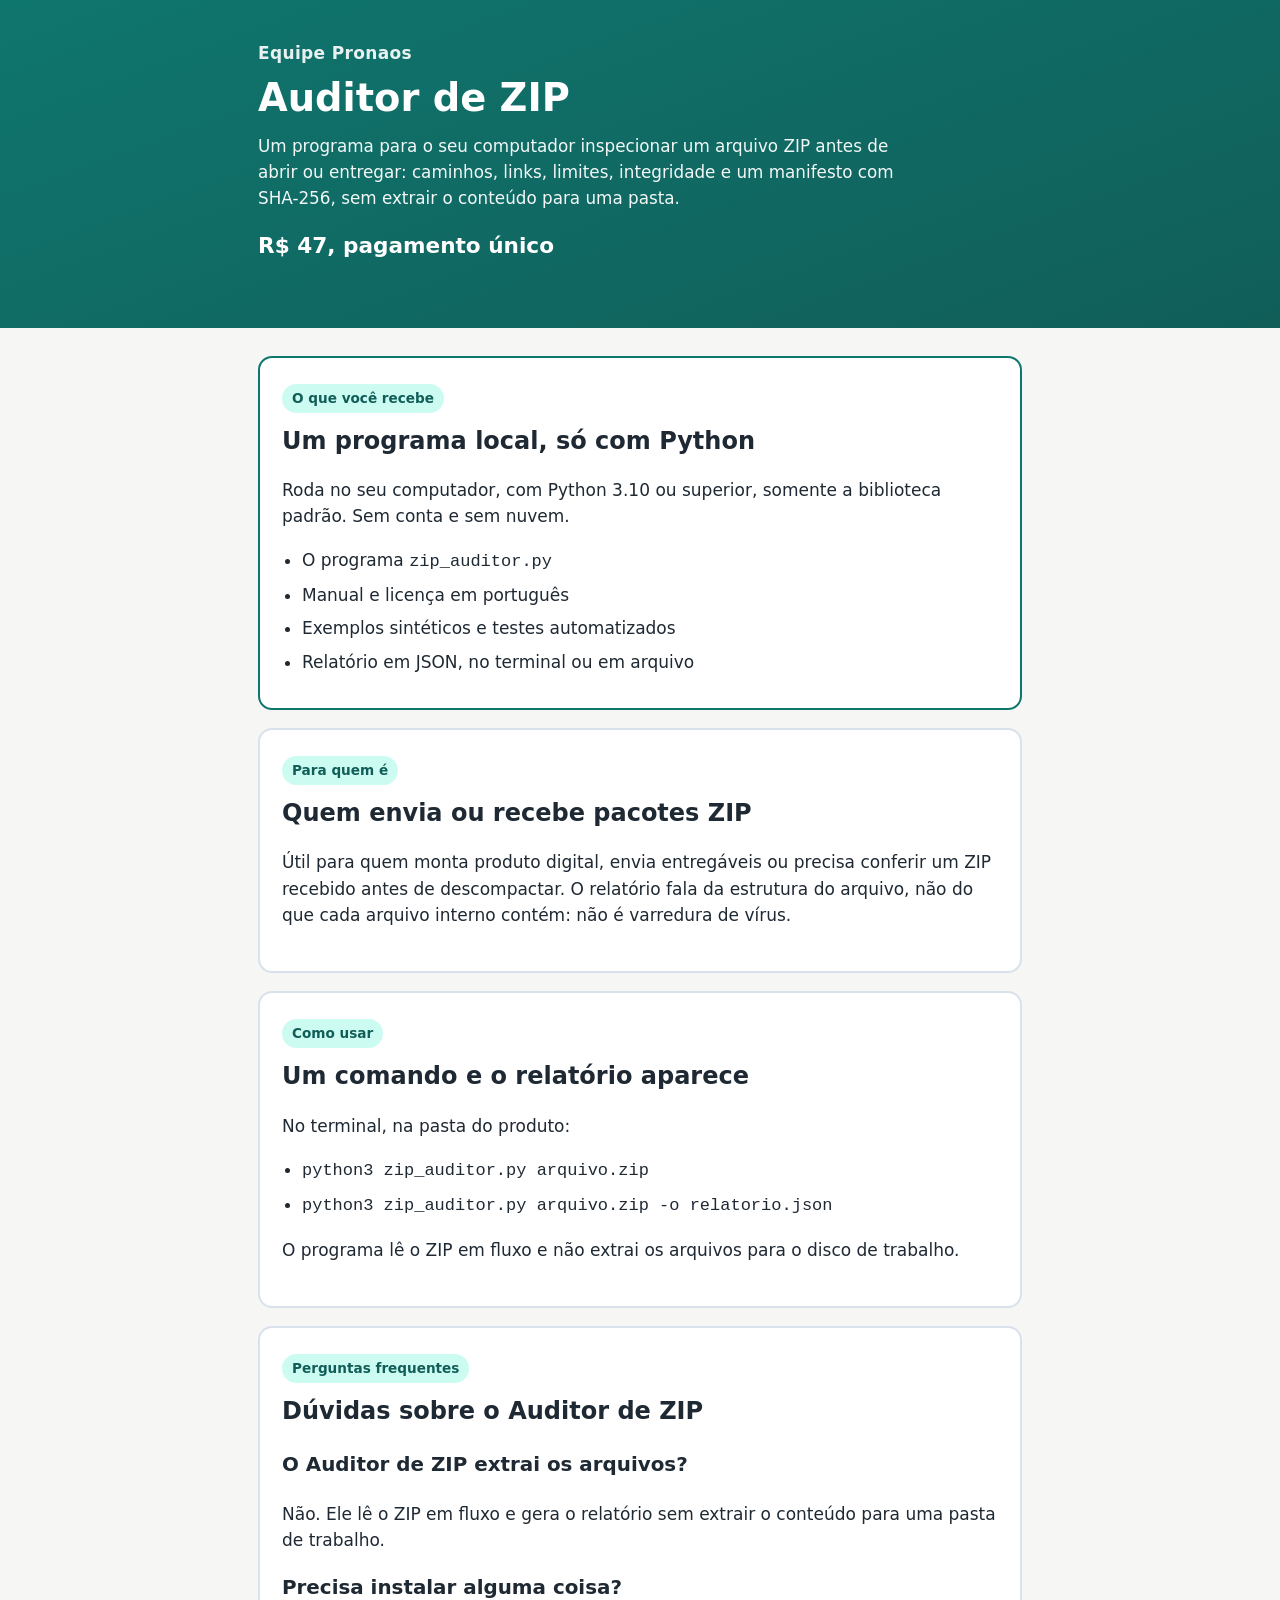
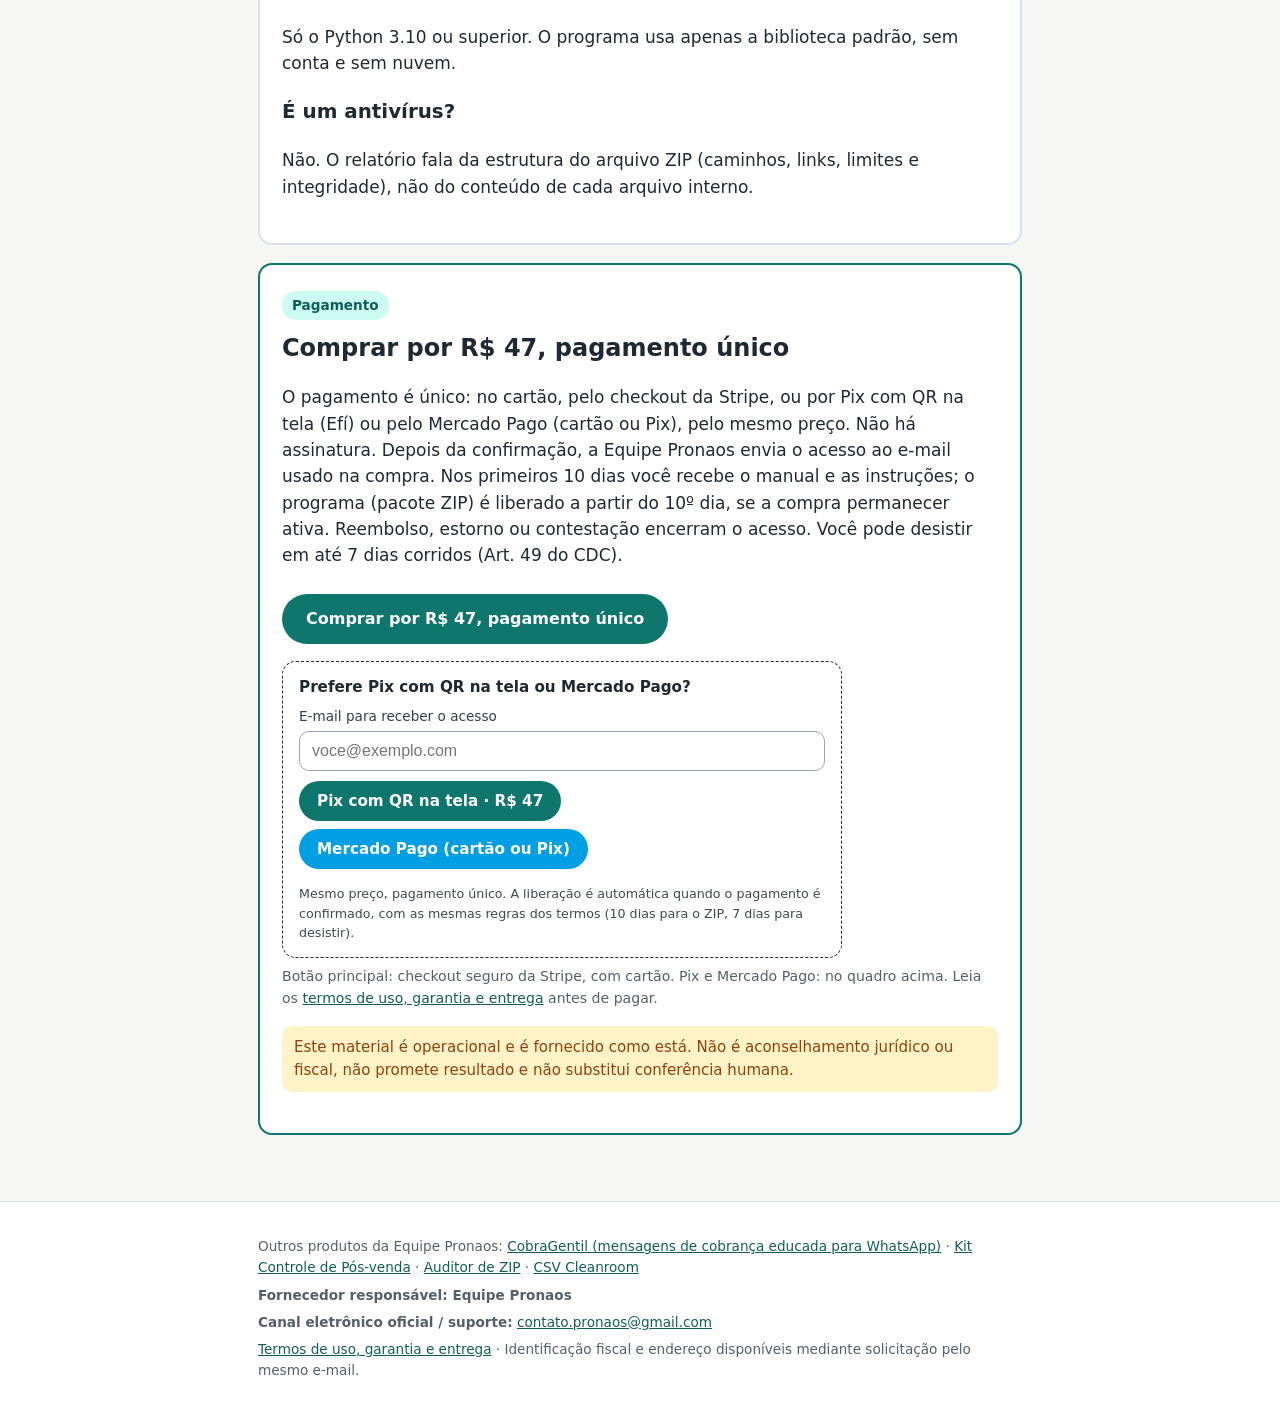
<file: auditor-zip/index.html>
<!DOCTYPE html>
<html lang="pt-BR">
<head>
<meta charset="UTF-8">
<meta name="viewport" content="width=device-width, initial-scale=1">
<title>Auditor de ZIP: verificar arquivo ZIP antes de abrir ou entregar · Equipe Pronaos</title>
<meta name="description" content="Auditor de ZIP em Python para conferir um arquivo ZIP antes de abrir ou entregar: caminhos, links, limites, integridade e manifesto SHA-256, sem extrair o conteúdo. R$ 47, pagamento único.">
<meta name="robots" content="index,follow">
<link rel="canonical" href="https://cobragentil.onrender.com/auditor-zip/">
<meta property="og:title" content="Auditor de ZIP: verificar arquivo ZIP antes de abrir ou entregar · Equipe Pronaos">
<meta property="og:description" content="Auditor de ZIP em Python para conferir um arquivo ZIP antes de abrir ou entregar: caminhos, links, limites, integridade e manifesto SHA-256, sem extrair o conteúdo. R$ 47, pagamento único.">
<meta property="og:type" content="website">
<meta property="og:url" content="https://cobragentil.onrender.com/auditor-zip/">
<meta property="og:locale" content="pt_BR">
<meta property="og:site_name" content="Equipe Pronaos">
<meta name="twitter:card" content="summary">
<meta name="twitter:title" content="Auditor de ZIP: verificar arquivo ZIP antes de abrir ou entregar · Equipe Pronaos">
<meta name="twitter:description" content="Auditor de ZIP em Python para conferir um arquivo ZIP antes de abrir ou entregar: caminhos, links, limites, integridade e manifesto SHA-256, sem extrair o conteúdo. R$ 47, pagamento único.">
<script type="application/ld+json">
{
 "@context": "https://schema.org",
 "@graph": [
  {
   "@type": "Organization",
   "@id": "https://cobragentil.onrender.com/#org",
   "name": "Equipe Pronaos",
   "url": "https://cobragentil.onrender.com/",
   "email": "contato.pronaos@gmail.com",
   "contactPoint": {
    "@type": "ContactPoint",
    "contactType": "customer support",
    "email": "contato.pronaos@gmail.com",
    "availableLanguage": "pt-BR"
   }
  },
  {
   "@type": "Product",
   "@id": "https://cobragentil.onrender.com/auditor-zip/#produto",
   "name": "Auditor de ZIP",
   "description": "Auditor de ZIP em Python para conferir um arquivo ZIP antes de abrir ou entregar: caminhos, links, limites, integridade e manifesto SHA-256, sem extrair o conteúdo. R$ 47, pagamento único.",
   "brand": {
    "@type": "Brand",
    "name": "Equipe Pronaos"
   },
   "url": "https://cobragentil.onrender.com/auditor-zip/",
   "offers": {
    "@type": "Offer",
    "price": "47.00",
    "priceCurrency": "BRL",
    "availability": "https://schema.org/InStock",
    "url": "https://cobragentil.onrender.com/auditor-zip/",
    "seller": {
     "@id": "https://cobragentil.onrender.com/#org"
    }
   }
  },
  {
   "@type": "BreadcrumbList",
   "itemListElement": [
    {
     "@type": "ListItem",
     "position": 1,
     "name": "Equipe Pronaos",
     "item": "https://cobragentil.onrender.com/"
    },
    {
     "@type": "ListItem",
     "position": 2,
     "name": "Auditor de ZIP",
     "item": "https://cobragentil.onrender.com/auditor-zip/"
    }
   ]
  },
  {
   "@type": "FAQPage",
   "mainEntity": [
    {
     "@type": "Question",
     "name": "O Auditor de ZIP extrai os arquivos?",
     "acceptedAnswer": {
      "@type": "Answer",
      "text": "Não. Ele lê o ZIP em fluxo e gera o relatório sem extrair o conteúdo para uma pasta de trabalho."
     }
    },
    {
     "@type": "Question",
     "name": "Precisa instalar alguma coisa?",
     "acceptedAnswer": {
      "@type": "Answer",
      "text": "Só o Python 3.10 ou superior. O programa usa apenas a biblioteca padrão, sem conta e sem nuvem."
     }
    },
    {
     "@type": "Question",
     "name": "É um antivírus?",
     "acceptedAnswer": {
      "@type": "Answer",
      "text": "Não. O relatório fala da estrutura do arquivo ZIP (caminhos, links, limites e integridade), não do conteúdo de cada arquivo interno."
     }
    }
   ]
  }
 ]
}
</script>
<link rel="stylesheet" href="/produtos/estilo.css">
</head>
<body>
<header class="hero">
  <div class="wrap">
    <div class="marca">Equipe Pronaos</div>
    <h1>Auditor de ZIP</h1>
    <p class="lead">Um programa para o seu computador inspecionar um arquivo ZIP antes de abrir ou entregar: caminhos, links, limites, integridade e um manifesto com SHA-256, sem extrair o conteúdo para uma pasta.</p>
    <p class="preco">R$ 47, pagamento único</p>
  </div>
</header>
<main>
  <div class="wrap">
    <section class="caixa">
<span class="badge">O que você recebe</span>
<h2>Um programa local, só com Python</h2>

<p>Roda no seu computador, com Python 3.10 ou superior, somente a biblioteca padrão. Sem conta e sem nuvem.</p>
<ul>
  <li>O programa <code>zip_auditor.py</code></li>
  <li>Manual e licença em português</li>
  <li>Exemplos sintéticos e testes automatizados</li>
  <li>Relatório em JSON, no terminal ou em arquivo</li>
</ul>

</section>
<section class="caixa simples">
<span class="badge">Para quem é</span>
<h2>Quem envia ou recebe pacotes ZIP</h2>

<p>Útil para quem monta produto digital, envia entregáveis ou precisa conferir um ZIP recebido antes de descompactar. O relatório fala da estrutura do arquivo, não do que cada arquivo interno contém: não é varredura de vírus.</p>

</section>
<section class="caixa simples">
<span class="badge">Como usar</span>
<h2>Um comando e o relatório aparece</h2>

<p>No terminal, na pasta do produto:</p>
<ul>
  <li><code>python3 zip_auditor.py arquivo.zip</code></li>
  <li><code>python3 zip_auditor.py arquivo.zip -o relatorio.json</code></li>
</ul>
<p>O programa lê o ZIP em fluxo e não extrai os arquivos para o disco de trabalho.</p>

</section>
<section class="caixa simples" id="faq">
<span class="badge">Perguntas frequentes</span>
<h2>Dúvidas sobre o Auditor de ZIP</h2>
<h3>O Auditor de ZIP extrai os arquivos?</h3>
<p>Não. Ele lê o ZIP em fluxo e gera o relatório sem extrair o conteúdo para uma pasta de trabalho.</p>
<h3>Precisa instalar alguma coisa?</h3>
<p>Só o Python 3.10 ou superior. O programa usa apenas a biblioteca padrão, sem conta e sem nuvem.</p>
<h3>É um antivírus?</h3>
<p>Não. O relatório fala da estrutura do arquivo ZIP (caminhos, links, limites e integridade), não do conteúdo de cada arquivo interno.</p>
</section>
    <section class="caixa" id="pagamento">
      <span class="badge">Pagamento</span>
      <h2>Comprar por R$ 47, pagamento único</h2>
      <p>O pagamento é único: no cartão, pelo checkout da Stripe, ou por Pix com QR na tela (Efí) ou pelo Mercado Pago (cartão ou Pix), pelo mesmo preço. Não há assinatura. Depois da confirmação, a Equipe Pronaos envia o acesso ao e-mail usado na compra. Nos primeiros 10 dias você recebe o manual e as instruções; o programa (pacote ZIP) é liberado a partir do 10º dia, se a compra permanecer ativa. Reembolso, estorno ou contestação encerram o acesso. Você pode desistir em até 7 dias corridos (Art. 49 do CDC).</p>
      <p><a class="cta" href="https://buy.stripe.com/8x214pbpxfrw1Lf2g69R602" rel="noopener">Comprar por R$ 47, pagamento único</a></p>
      <div class="pg-alt" data-produto="auditor-zip" data-preco="R$ 47"></div>
      <span class="cta-nota">Botão principal: checkout seguro da Stripe, com cartão. Pix e Mercado Pago: no quadro acima. Leia os <a href="/produtos/termos.html">termos de uso, garantia e entrega</a> antes de pagar.</span>
      <p class="aviso" style="margin-top:16px">Este material é operacional e é fornecido como está. Não é aconselhamento jurídico ou fiscal, não promete resultado e não substitui conferência humana.</p>
    </section>
  </div>
</main>
<footer>
  <div class="wrap">
    <p class="outros">Outros produtos da Equipe Pronaos: <a href="/">CobraGentil (mensagens de cobrança educada para WhatsApp)</a> · <a href="/kit-pos-venda/">Kit Controle de Pós-venda</a> · <a href="/auditor-zip/">Auditor de ZIP</a> · <a href="/csv-cleanroom/">CSV Cleanroom</a></p>
    <p><b>Fornecedor responsável: Equipe Pronaos</b></p>
    <p><b>Canal eletrônico oficial / suporte:</b> <a href="mailto:contato.pronaos@gmail.com">contato.pronaos@gmail.com</a></p>
    <p><a href="/produtos/termos.html">Termos de uso, garantia e entrega</a> · Identificação fiscal e endereço disponíveis mediante solicitação pelo mesmo e-mail.</p>
  </div>
</footer>
<script src="/js/pagar-alt.js" defer></script>
</body>
</html>
</file>
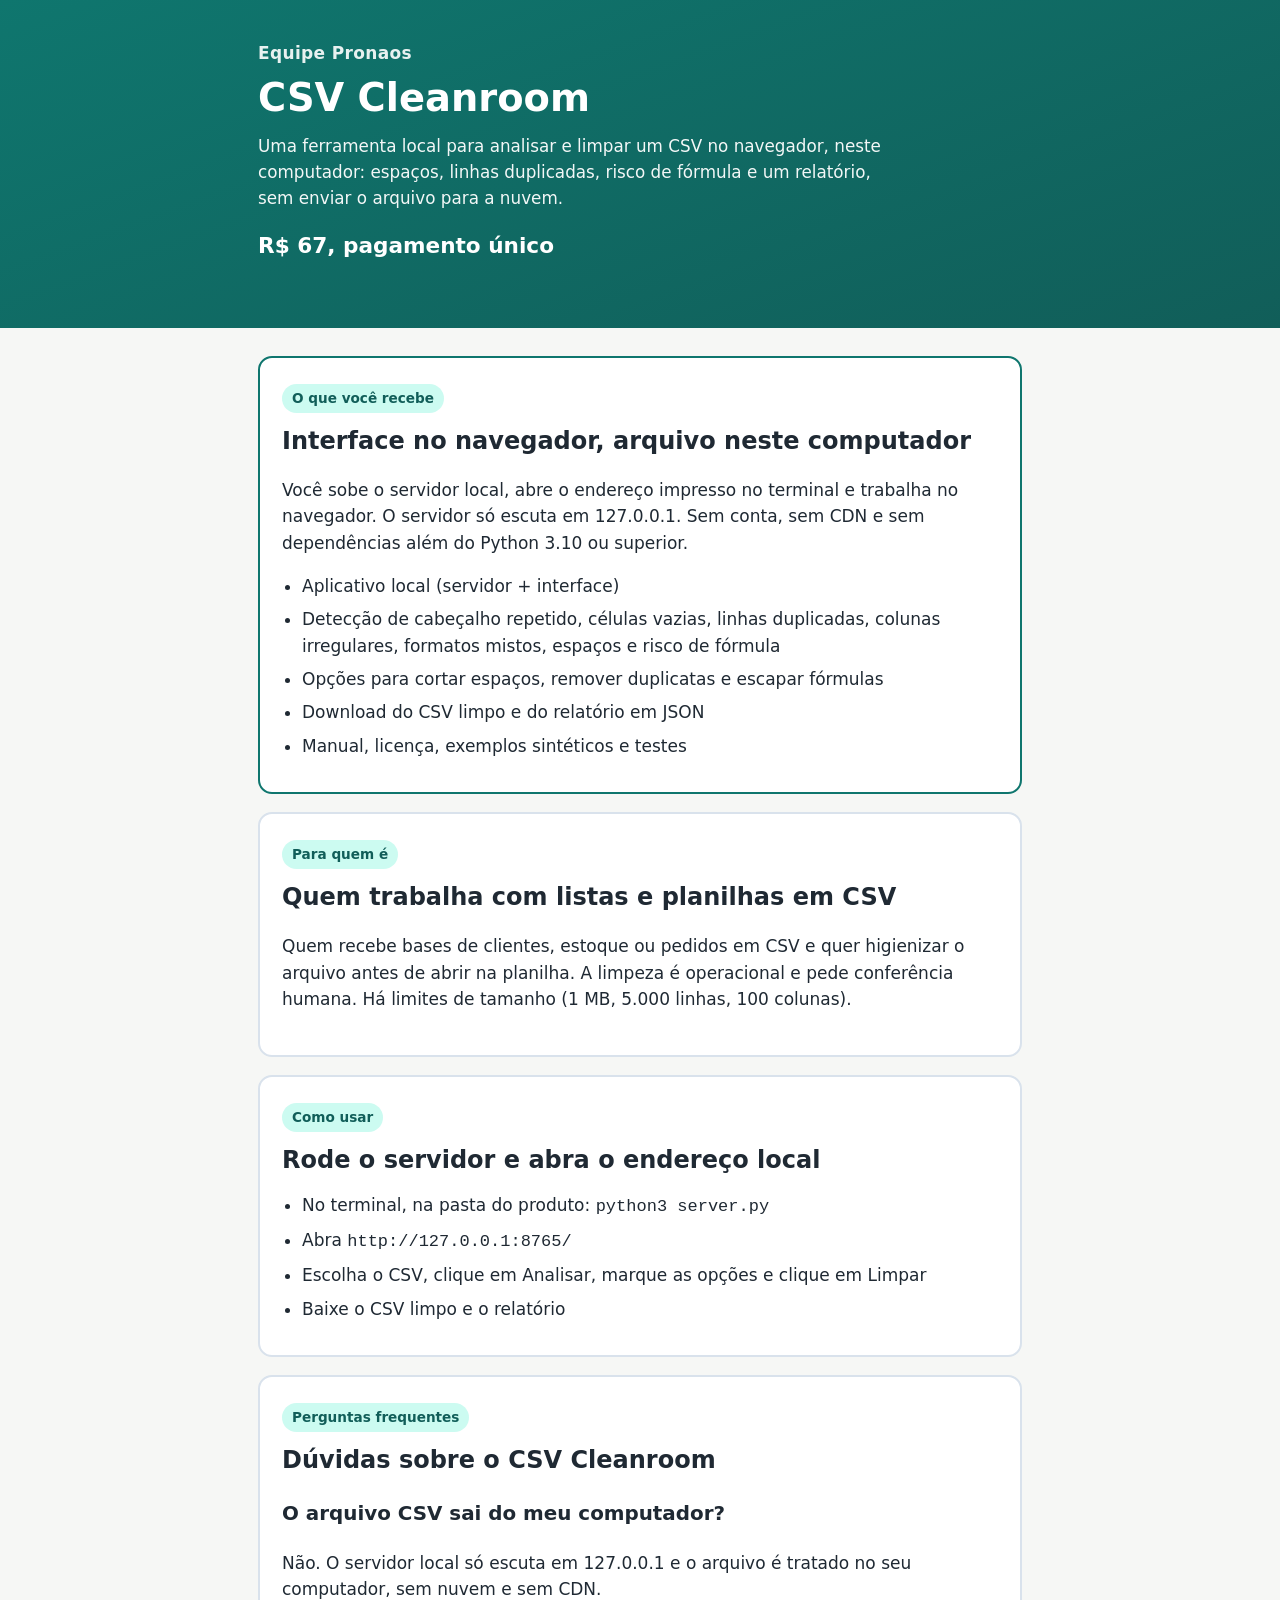
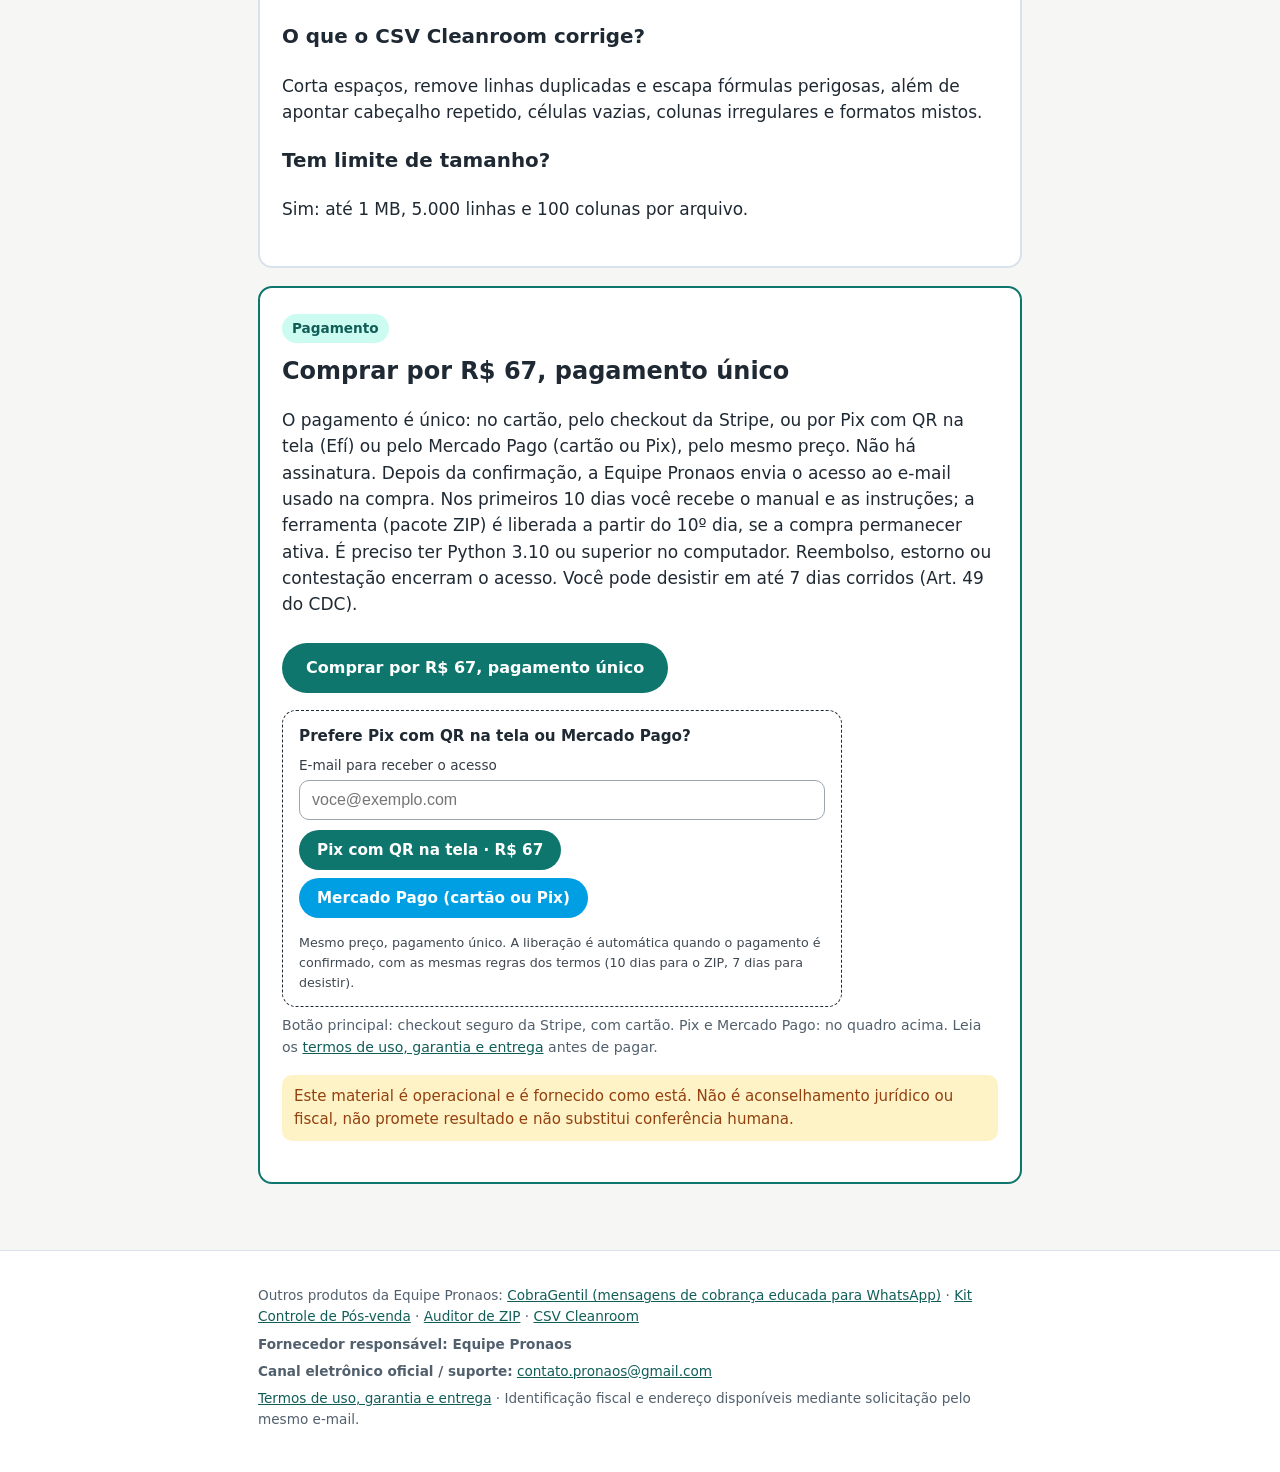
<file: csv-cleanroom/index.html>
<!DOCTYPE html>
<html lang="pt-BR">
<head>
<meta charset="UTF-8">
<meta name="viewport" content="width=device-width, initial-scale=1">
<title>CSV Cleanroom: limpar arquivo CSV no seu computador, sem nuvem · Equipe Pronaos</title>
<meta name="description" content="CSV Cleanroom: ferramenta local para limpar CSV no navegador, no seu computador: espaços, linhas duplicadas, colunas irregulares e risco de fórmula, com relatório. Sem enviar o arquivo para a nuvem. R$ 67, pagamento único.">
<meta name="robots" content="index,follow">
<link rel="canonical" href="https://cobragentil.onrender.com/csv-cleanroom/">
<meta property="og:title" content="CSV Cleanroom: limpar arquivo CSV no seu computador, sem nuvem · Equipe Pronaos">
<meta property="og:description" content="CSV Cleanroom: ferramenta local para limpar CSV no navegador, no seu computador: espaços, linhas duplicadas, colunas irregulares e risco de fórmula, com relatório. Sem enviar o arquivo para a nuvem. R$ 67, pagamento único.">
<meta property="og:type" content="website">
<meta property="og:url" content="https://cobragentil.onrender.com/csv-cleanroom/">
<meta property="og:locale" content="pt_BR">
<meta property="og:site_name" content="Equipe Pronaos">
<meta name="twitter:card" content="summary">
<meta name="twitter:title" content="CSV Cleanroom: limpar arquivo CSV no seu computador, sem nuvem · Equipe Pronaos">
<meta name="twitter:description" content="CSV Cleanroom: ferramenta local para limpar CSV no navegador, no seu computador: espaços, linhas duplicadas, colunas irregulares e risco de fórmula, com relatório. Sem enviar o arquivo para a nuvem. R$ 67, pagamento único.">
<script type="application/ld+json">
{
 "@context": "https://schema.org",
 "@graph": [
  {
   "@type": "Organization",
   "@id": "https://cobragentil.onrender.com/#org",
   "name": "Equipe Pronaos",
   "url": "https://cobragentil.onrender.com/",
   "email": "contato.pronaos@gmail.com",
   "contactPoint": {
    "@type": "ContactPoint",
    "contactType": "customer support",
    "email": "contato.pronaos@gmail.com",
    "availableLanguage": "pt-BR"
   }
  },
  {
   "@type": "Product",
   "@id": "https://cobragentil.onrender.com/csv-cleanroom/#produto",
   "name": "CSV Cleanroom",
   "description": "CSV Cleanroom: ferramenta local para limpar CSV no navegador, no seu computador: espaços, linhas duplicadas, colunas irregulares e risco de fórmula, com relatório. Sem enviar o arquivo para a nuvem. R$ 67, pagamento único.",
   "brand": {
    "@type": "Brand",
    "name": "Equipe Pronaos"
   },
   "url": "https://cobragentil.onrender.com/csv-cleanroom/",
   "offers": {
    "@type": "Offer",
    "price": "67.00",
    "priceCurrency": "BRL",
    "availability": "https://schema.org/InStock",
    "url": "https://cobragentil.onrender.com/csv-cleanroom/",
    "seller": {
     "@id": "https://cobragentil.onrender.com/#org"
    }
   }
  },
  {
   "@type": "BreadcrumbList",
   "itemListElement": [
    {
     "@type": "ListItem",
     "position": 1,
     "name": "Equipe Pronaos",
     "item": "https://cobragentil.onrender.com/"
    },
    {
     "@type": "ListItem",
     "position": 2,
     "name": "CSV Cleanroom",
     "item": "https://cobragentil.onrender.com/csv-cleanroom/"
    }
   ]
  },
  {
   "@type": "FAQPage",
   "mainEntity": [
    {
     "@type": "Question",
     "name": "O arquivo CSV sai do meu computador?",
     "acceptedAnswer": {
      "@type": "Answer",
      "text": "Não. O servidor local só escuta em 127.0.0.1 e o arquivo é tratado no seu computador, sem nuvem e sem CDN."
     }
    },
    {
     "@type": "Question",
     "name": "O que o CSV Cleanroom corrige?",
     "acceptedAnswer": {
      "@type": "Answer",
      "text": "Corta espaços, remove linhas duplicadas e escapa fórmulas perigosas, além de apontar cabeçalho repetido, células vazias, colunas irregulares e formatos mistos."
     }
    },
    {
     "@type": "Question",
     "name": "Tem limite de tamanho?",
     "acceptedAnswer": {
      "@type": "Answer",
      "text": "Sim: até 1 MB, 5.000 linhas e 100 colunas por arquivo."
     }
    }
   ]
  }
 ]
}
</script>
<link rel="stylesheet" href="/produtos/estilo.css">
</head>
<body>
<header class="hero">
  <div class="wrap">
    <div class="marca">Equipe Pronaos</div>
    <h1>CSV Cleanroom</h1>
    <p class="lead">Uma ferramenta local para analisar e limpar um CSV no navegador, neste computador: espaços, linhas duplicadas, risco de fórmula e um relatório, sem enviar o arquivo para a nuvem.</p>
    <p class="preco">R$ 67, pagamento único</p>
  </div>
</header>
<main>
  <div class="wrap">
    <section class="caixa">
<span class="badge">O que você recebe</span>
<h2>Interface no navegador, arquivo neste computador</h2>

<p>Você sobe o servidor local, abre o endereço impresso no terminal e trabalha no navegador. O servidor só escuta em 127.0.0.1. Sem conta, sem CDN e sem dependências além do Python 3.10 ou superior.</p>
<ul>
  <li>Aplicativo local (servidor + interface)</li>
  <li>Detecção de cabeçalho repetido, células vazias, linhas duplicadas, colunas irregulares, formatos mistos, espaços e risco de fórmula</li>
  <li>Opções para cortar espaços, remover duplicatas e escapar fórmulas</li>
  <li>Download do CSV limpo e do relatório em JSON</li>
  <li>Manual, licença, exemplos sintéticos e testes</li>
</ul>

</section>
<section class="caixa simples">
<span class="badge">Para quem é</span>
<h2>Quem trabalha com listas e planilhas em CSV</h2>

<p>Quem recebe bases de clientes, estoque ou pedidos em CSV e quer higienizar o arquivo antes de abrir na planilha. A limpeza é operacional e pede conferência humana. Há limites de tamanho (1 MB, 5.000 linhas, 100 colunas).</p>

</section>
<section class="caixa simples">
<span class="badge">Como usar</span>
<h2>Rode o servidor e abra o endereço local</h2>

<ul>
  <li>No terminal, na pasta do produto: <code>python3 server.py</code></li>
  <li>Abra <code>http://127.0.0.1:8765/</code></li>
  <li>Escolha o CSV, clique em Analisar, marque as opções e clique em Limpar</li>
  <li>Baixe o CSV limpo e o relatório</li>
</ul>

</section>
<section class="caixa simples" id="faq">
<span class="badge">Perguntas frequentes</span>
<h2>Dúvidas sobre o CSV Cleanroom</h2>
<h3>O arquivo CSV sai do meu computador?</h3>
<p>Não. O servidor local só escuta em 127.0.0.1 e o arquivo é tratado no seu computador, sem nuvem e sem CDN.</p>
<h3>O que o CSV Cleanroom corrige?</h3>
<p>Corta espaços, remove linhas duplicadas e escapa fórmulas perigosas, além de apontar cabeçalho repetido, células vazias, colunas irregulares e formatos mistos.</p>
<h3>Tem limite de tamanho?</h3>
<p>Sim: até 1 MB, 5.000 linhas e 100 colunas por arquivo.</p>
</section>
    <section class="caixa" id="pagamento">
      <span class="badge">Pagamento</span>
      <h2>Comprar por R$ 67, pagamento único</h2>
      <p>O pagamento é único: no cartão, pelo checkout da Stripe, ou por Pix com QR na tela (Efí) ou pelo Mercado Pago (cartão ou Pix), pelo mesmo preço. Não há assinatura. Depois da confirmação, a Equipe Pronaos envia o acesso ao e-mail usado na compra. Nos primeiros 10 dias você recebe o manual e as instruções; a ferramenta (pacote ZIP) é liberada a partir do 10º dia, se a compra permanecer ativa. É preciso ter Python 3.10 ou superior no computador. Reembolso, estorno ou contestação encerram o acesso. Você pode desistir em até 7 dias corridos (Art. 49 do CDC).</p>
      <p><a class="cta" href="https://buy.stripe.com/eVqcN779h0wCey1g6W9R603" rel="noopener">Comprar por R$ 67, pagamento único</a></p>
      <div class="pg-alt" data-produto="csv-cleanroom" data-preco="R$ 67"></div>
      <span class="cta-nota">Botão principal: checkout seguro da Stripe, com cartão. Pix e Mercado Pago: no quadro acima. Leia os <a href="/produtos/termos.html">termos de uso, garantia e entrega</a> antes de pagar.</span>
      <p class="aviso" style="margin-top:16px">Este material é operacional e é fornecido como está. Não é aconselhamento jurídico ou fiscal, não promete resultado e não substitui conferência humana.</p>
    </section>
  </div>
</main>
<footer>
  <div class="wrap">
    <p class="outros">Outros produtos da Equipe Pronaos: <a href="/">CobraGentil (mensagens de cobrança educada para WhatsApp)</a> · <a href="/kit-pos-venda/">Kit Controle de Pós-venda</a> · <a href="/auditor-zip/">Auditor de ZIP</a> · <a href="/csv-cleanroom/">CSV Cleanroom</a></p>
    <p><b>Fornecedor responsável: Equipe Pronaos</b></p>
    <p><b>Canal eletrônico oficial / suporte:</b> <a href="mailto:contato.pronaos@gmail.com">contato.pronaos@gmail.com</a></p>
    <p><a href="/produtos/termos.html">Termos de uso, garantia e entrega</a> · Identificação fiscal e endereço disponíveis mediante solicitação pelo mesmo e-mail.</p>
  </div>
</footer>
<script src="/js/pagar-alt.js" defer></script>
</body>
</html>
</file>
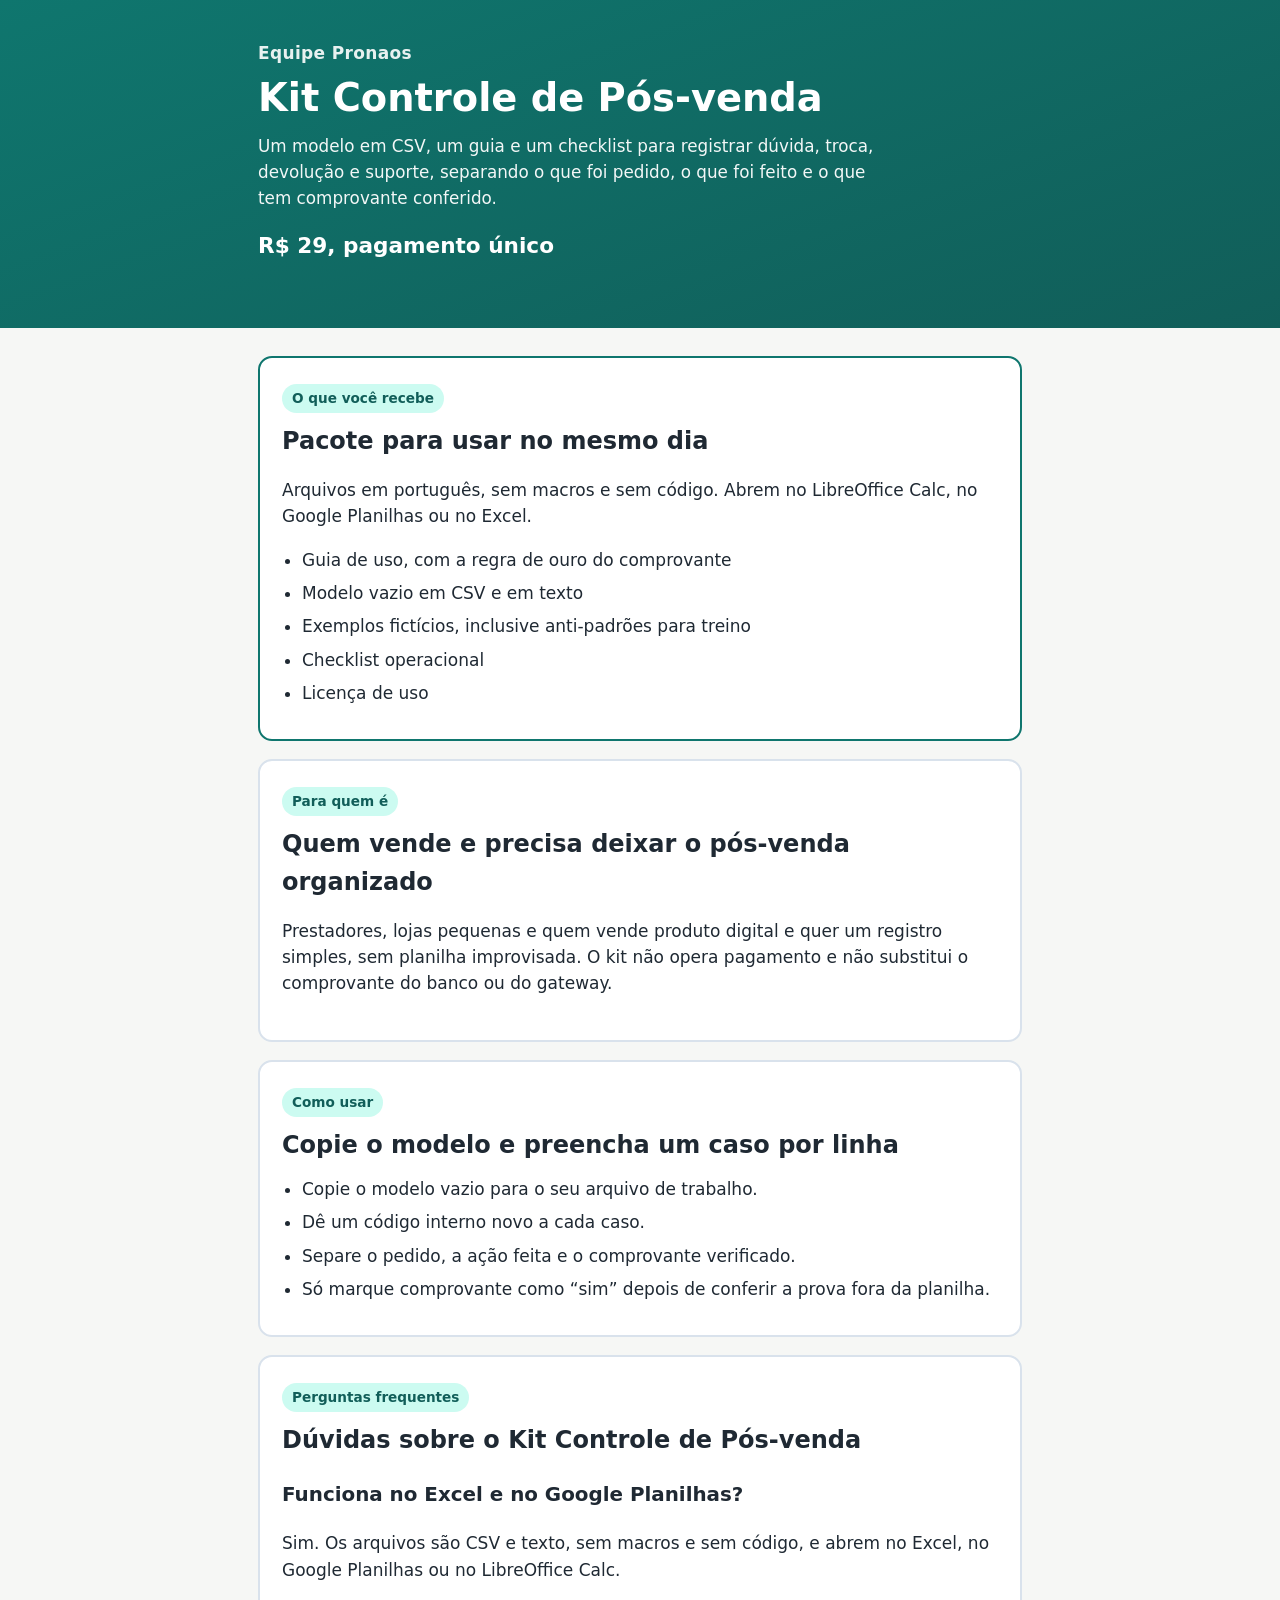
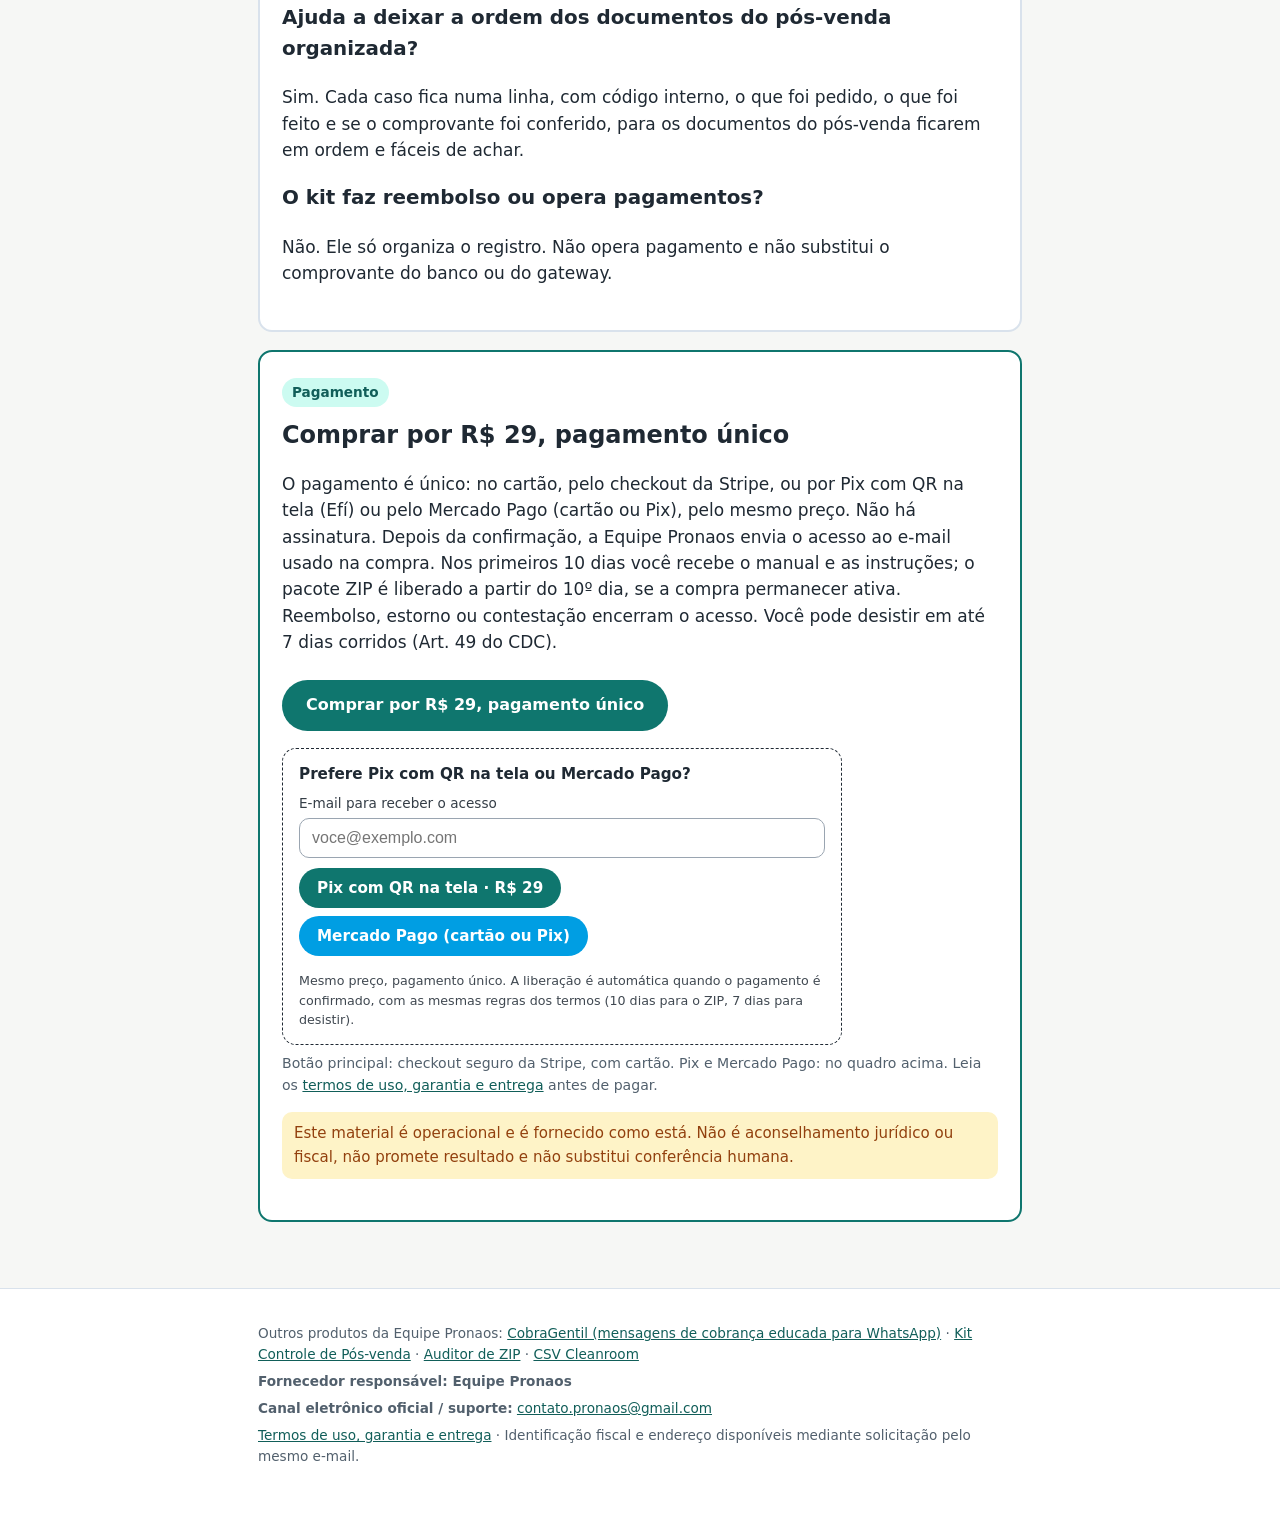
<file: kit-pos-venda/index.html>
<!DOCTYPE html>
<html lang="pt-BR">
<head>
<meta charset="UTF-8">
<meta name="viewport" content="width=device-width, initial-scale=1">
<title>Kit Controle de Pós-venda: planilha de trocas, devoluções e suporte · Equipe Pronaos</title>
<meta name="description" content="Kit pós-venda em CSV com guia e checklist para registrar dúvida, troca, devolução e suporte e manter os comprovantes e documentos em ordem. Abre no Excel, Google Planilhas ou LibreOffice. R$ 29, pagamento único.">
<meta name="robots" content="index,follow">
<link rel="canonical" href="https://cobragentil.onrender.com/kit-pos-venda/">
<meta property="og:title" content="Kit Controle de Pós-venda: planilha de trocas, devoluções e suporte · Equipe Pronaos">
<meta property="og:description" content="Kit pós-venda em CSV com guia e checklist para registrar dúvida, troca, devolução e suporte e manter os comprovantes e documentos em ordem. Abre no Excel, Google Planilhas ou LibreOffice. R$ 29, pagamento único.">
<meta property="og:type" content="website">
<meta property="og:url" content="https://cobragentil.onrender.com/kit-pos-venda/">
<meta property="og:locale" content="pt_BR">
<meta property="og:site_name" content="Equipe Pronaos">
<meta name="twitter:card" content="summary">
<meta name="twitter:title" content="Kit Controle de Pós-venda: planilha de trocas, devoluções e suporte · Equipe Pronaos">
<meta name="twitter:description" content="Kit pós-venda em CSV com guia e checklist para registrar dúvida, troca, devolução e suporte e manter os comprovantes e documentos em ordem. Abre no Excel, Google Planilhas ou LibreOffice. R$ 29, pagamento único.">
<script type="application/ld+json">
{
 "@context": "https://schema.org",
 "@graph": [
  {
   "@type": "Organization",
   "@id": "https://cobragentil.onrender.com/#org",
   "name": "Equipe Pronaos",
   "url": "https://cobragentil.onrender.com/",
   "email": "contato.pronaos@gmail.com",
   "contactPoint": {
    "@type": "ContactPoint",
    "contactType": "customer support",
    "email": "contato.pronaos@gmail.com",
    "availableLanguage": "pt-BR"
   }
  },
  {
   "@type": "Product",
   "@id": "https://cobragentil.onrender.com/kit-pos-venda/#produto",
   "name": "Kit Controle de Pós-venda",
   "description": "Kit pós-venda em CSV com guia e checklist para registrar dúvida, troca, devolução e suporte e manter os comprovantes e documentos em ordem. Abre no Excel, Google Planilhas ou LibreOffice. R$ 29, pagamento único.",
   "brand": {
    "@type": "Brand",
    "name": "Equipe Pronaos"
   },
   "url": "https://cobragentil.onrender.com/kit-pos-venda/",
   "offers": {
    "@type": "Offer",
    "price": "29.00",
    "priceCurrency": "BRL",
    "availability": "https://schema.org/InStock",
    "url": "https://cobragentil.onrender.com/kit-pos-venda/",
    "seller": {
     "@id": "https://cobragentil.onrender.com/#org"
    }
   }
  },
  {
   "@type": "BreadcrumbList",
   "itemListElement": [
    {
     "@type": "ListItem",
     "position": 1,
     "name": "Equipe Pronaos",
     "item": "https://cobragentil.onrender.com/"
    },
    {
     "@type": "ListItem",
     "position": 2,
     "name": "Kit Controle de Pós-venda",
     "item": "https://cobragentil.onrender.com/kit-pos-venda/"
    }
   ]
  },
  {
   "@type": "FAQPage",
   "mainEntity": [
    {
     "@type": "Question",
     "name": "Funciona no Excel e no Google Planilhas?",
     "acceptedAnswer": {
      "@type": "Answer",
      "text": "Sim. Os arquivos são CSV e texto, sem macros e sem código, e abrem no Excel, no Google Planilhas ou no LibreOffice Calc."
     }
    },
    {
     "@type": "Question",
     "name": "Ajuda a deixar a ordem dos documentos do pós-venda organizada?",
     "acceptedAnswer": {
      "@type": "Answer",
      "text": "Sim. Cada caso fica numa linha, com código interno, o que foi pedido, o que foi feito e se o comprovante foi conferido, para os documentos do pós-venda ficarem em ordem e fáceis de achar."
     }
    },
    {
     "@type": "Question",
     "name": "O kit faz reembolso ou opera pagamentos?",
     "acceptedAnswer": {
      "@type": "Answer",
      "text": "Não. Ele só organiza o registro. Não opera pagamento e não substitui o comprovante do banco ou do gateway."
     }
    }
   ]
  }
 ]
}
</script>
<link rel="stylesheet" href="/produtos/estilo.css">
</head>
<body>
<header class="hero">
  <div class="wrap">
    <div class="marca">Equipe Pronaos</div>
    <h1>Kit Controle de Pós-venda</h1>
    <p class="lead">Um modelo em CSV, um guia e um checklist para registrar dúvida, troca, devolução e suporte, separando o que foi pedido, o que foi feito e o que tem comprovante conferido.</p>
    <p class="preco">R$ 29, pagamento único</p>
  </div>
</header>
<main>
  <div class="wrap">
    <section class="caixa">
<span class="badge">O que você recebe</span>
<h2>Pacote para usar no mesmo dia</h2>

<p>Arquivos em português, sem macros e sem código. Abrem no LibreOffice Calc, no Google Planilhas ou no Excel.</p>
<ul>
  <li>Guia de uso, com a regra de ouro do comprovante</li>
  <li>Modelo vazio em CSV e em texto</li>
  <li>Exemplos fictícios, inclusive anti-padrões para treino</li>
  <li>Checklist operacional</li>
  <li>Licença de uso</li>
</ul>

</section>
<section class="caixa simples">
<span class="badge">Para quem é</span>
<h2>Quem vende e precisa deixar o pós-venda organizado</h2>

<p>Prestadores, lojas pequenas e quem vende produto digital e quer um registro simples, sem planilha improvisada. O kit não opera pagamento e não substitui o comprovante do banco ou do gateway.</p>

</section>
<section class="caixa simples">
<span class="badge">Como usar</span>
<h2>Copie o modelo e preencha um caso por linha</h2>

<ul>
  <li>Copie o modelo vazio para o seu arquivo de trabalho.</li>
  <li>Dê um código interno novo a cada caso.</li>
  <li>Separe o pedido, a ação feita e o comprovante verificado.</li>
  <li>Só marque comprovante como “sim” depois de conferir a prova fora da planilha.</li>
</ul>

</section>
<section class="caixa simples" id="faq">
<span class="badge">Perguntas frequentes</span>
<h2>Dúvidas sobre o Kit Controle de Pós-venda</h2>
<h3>Funciona no Excel e no Google Planilhas?</h3>
<p>Sim. Os arquivos são CSV e texto, sem macros e sem código, e abrem no Excel, no Google Planilhas ou no LibreOffice Calc.</p>
<h3>Ajuda a deixar a ordem dos documentos do pós-venda organizada?</h3>
<p>Sim. Cada caso fica numa linha, com código interno, o que foi pedido, o que foi feito e se o comprovante foi conferido, para os documentos do pós-venda ficarem em ordem e fáceis de achar.</p>
<h3>O kit faz reembolso ou opera pagamentos?</h3>
<p>Não. Ele só organiza o registro. Não opera pagamento e não substitui o comprovante do banco ou do gateway.</p>
</section>
    <section class="caixa" id="pagamento">
      <span class="badge">Pagamento</span>
      <h2>Comprar por R$ 29, pagamento único</h2>
      <p>O pagamento é único: no cartão, pelo checkout da Stripe, ou por Pix com QR na tela (Efí) ou pelo Mercado Pago (cartão ou Pix), pelo mesmo preço. Não há assinatura. Depois da confirmação, a Equipe Pronaos envia o acesso ao e-mail usado na compra. Nos primeiros 10 dias você recebe o manual e as instruções; o pacote ZIP é liberado a partir do 10º dia, se a compra permanecer ativa. Reembolso, estorno ou contestação encerram o acesso. Você pode desistir em até 7 dias corridos (Art. 49 do CDC).</p>
      <p><a class="cta" href="https://buy.stripe.com/6oUeVf1OXcfkahLf2S9R601" rel="noopener">Comprar por R$ 29, pagamento único</a></p>
      <div class="pg-alt" data-produto="kit-controle-pos-venda" data-preco="R$ 29"></div>
      <span class="cta-nota">Botão principal: checkout seguro da Stripe, com cartão. Pix e Mercado Pago: no quadro acima. Leia os <a href="/produtos/termos.html">termos de uso, garantia e entrega</a> antes de pagar.</span>
      <p class="aviso" style="margin-top:16px">Este material é operacional e é fornecido como está. Não é aconselhamento jurídico ou fiscal, não promete resultado e não substitui conferência humana.</p>
    </section>
  </div>
</main>
<footer>
  <div class="wrap">
    <p class="outros">Outros produtos da Equipe Pronaos: <a href="/">CobraGentil (mensagens de cobrança educada para WhatsApp)</a> · <a href="/kit-pos-venda/">Kit Controle de Pós-venda</a> · <a href="/auditor-zip/">Auditor de ZIP</a> · <a href="/csv-cleanroom/">CSV Cleanroom</a></p>
    <p><b>Fornecedor responsável: Equipe Pronaos</b></p>
    <p><b>Canal eletrônico oficial / suporte:</b> <a href="mailto:contato.pronaos@gmail.com">contato.pronaos@gmail.com</a></p>
    <p><a href="/produtos/termos.html">Termos de uso, garantia e entrega</a> · Identificação fiscal e endereço disponíveis mediante solicitação pelo mesmo e-mail.</p>
  </div>
</footer>
<script src="/js/pagar-alt.js" defer></script>
</body>
</html>
</file>
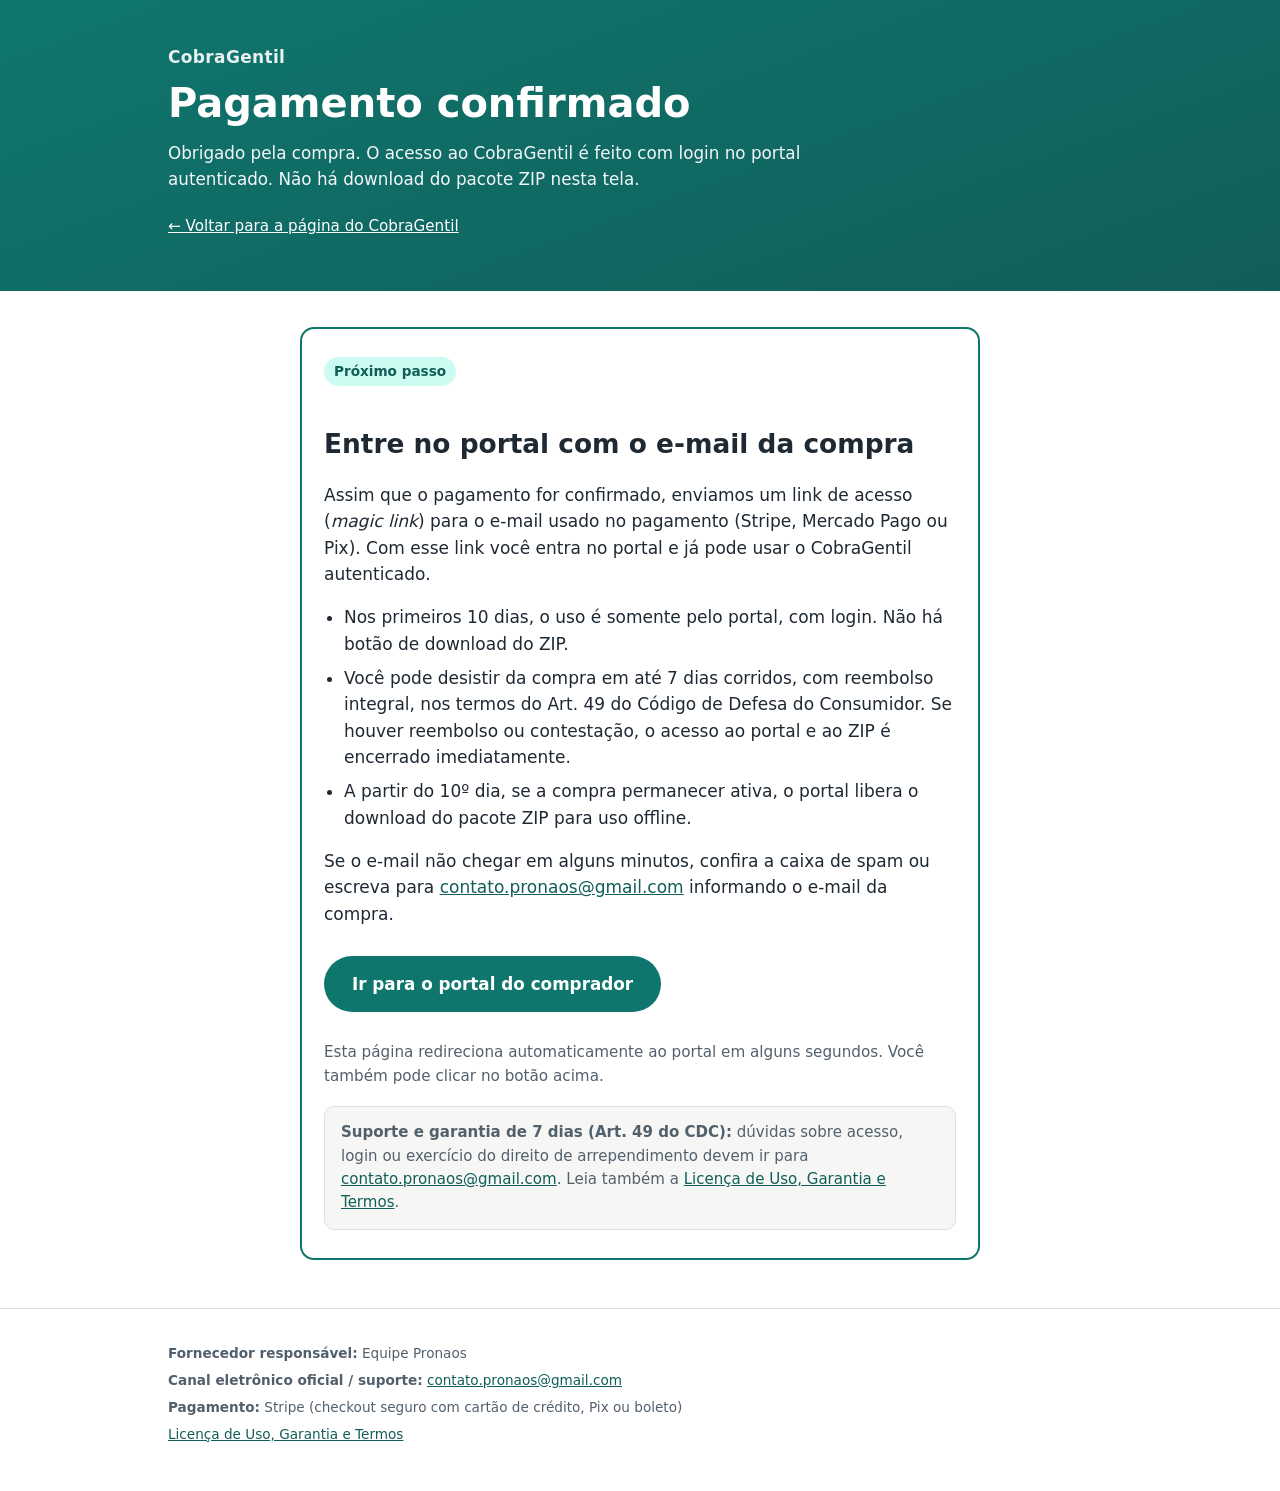
<file: obrigado.html>
<!DOCTYPE html>
<html lang="pt-BR">
<head>
<meta charset="UTF-8">
<meta name="viewport" content="width=device-width, initial-scale=1">
<meta name="robots" content="noindex, nofollow">
<title>Pagamento confirmado · CobraGentil</title>
<meta http-equiv="refresh" content="8;url=https://cobragentil-portal.onrender.com/">
<style>
:root{--verde:#0f766e;--verde-esc:#115e59;--verde-cl:#ccfbf1;--fundo:#f6f7f5;--texto:#1f2933;--sub:#52606d;--borda:#d9e2ec;--alerta:#92400e;--alerta-cl:#fef3c7;--raio:14px}
*{box-sizing:border-box}
html{-webkit-text-size-adjust:100%;scroll-behavior:smooth}
body{margin:0;font-family:system-ui,-apple-system,"Segoe UI",Roboto,Arial,sans-serif;color:var(--texto);background:#fff;line-height:1.55;font-size:17px}
.wrap{max-width:980px;margin:0 auto;padding:0 18px}
header.hero{background:linear-gradient(160deg,var(--verde),var(--verde-esc));color:#fff;padding:44px 0 52px}
.hero .marca{font-weight:700;letter-spacing:.02em;opacity:.9}
.hero h1{font-size:clamp(1.7rem,4.5vw,2.5rem);line-height:1.15;margin:10px 0 14px}
.hero p.lead{font-size:1.05rem;max-width:720px;margin:0 0 20px;opacity:.95}
.hero a.voltar{color:#fff;text-decoration:underline;font-size:.95rem}
.conteudo{padding:36px 0 48px}
h2{font-size:clamp(1.25rem,3.5vw,1.65rem);margin:28px 0 12px}
h2:first-child{margin-top:0}
.meta{color:var(--sub);font-size:.95rem;margin:0 0 8px}
footer{padding:28px 0 40px;font-size:.85rem;color:var(--sub);border-top:1px solid var(--borda)}
footer p{margin:6px 0}
a{color:var(--verde-esc)}
.caixa{max-width:680px;margin:0 auto;background:#fff;border:2px solid var(--verde);border-radius:var(--raio);padding:28px 22px}
.badge{display:inline-block;background:var(--verde-cl);color:var(--verde-esc);font-weight:700;font-size:.85rem;padding:4px 10px;border-radius:999px;margin-bottom:10px}
.cta{display:inline-block;background:var(--verde);color:#fff;font-weight:700;text-decoration:none;border-radius:999px;padding:15px 28px;font-size:1.05rem;margin:12px 0}
.cta:hover{background:var(--verde-esc)}
.passos{padding-left:20px;margin:14px 0}
.passos li{margin:8px 0}
.aviso-box{background:var(--fundo);border:1px solid var(--borda);border-radius:10px;padding:14px 16px;margin-top:18px;font-size:.94rem;color:var(--sub)}
</style>
</head>
<body>
<header class="hero">
  <div class="wrap">
    <div class="marca">CobraGentil</div>
    <h1>Pagamento confirmado</h1>
    <p class="lead">Obrigado pela compra. O acesso ao CobraGentil é feito com login no portal autenticado. Não há download do pacote ZIP nesta tela.</p>
    <a href="./index.html" class="voltar">← Voltar para a página do CobraGentil</a>
  </div>
</header>

<main class="conteudo">
  <div class="wrap">
    <div class="caixa">
      <span class="badge">Próximo passo</span>
      <h2>Entre no portal com o e-mail da compra</h2>
      <div class="pg-status" style="font-weight:600;margin:0 0 10px"></div>
      <p>Assim que o pagamento for confirmado, enviamos um link de acesso (<em>magic link</em>) para o e-mail usado no pagamento (Stripe, Mercado Pago ou Pix). Com esse link você entra no portal e já pode usar o CobraGentil autenticado.</p>
      <ul class="passos">
        <li>Nos primeiros 10 dias, o uso é somente pelo portal, com login. Não há botão de download do ZIP.</li>
        <li>Você pode desistir da compra em até 7 dias corridos, com reembolso integral, nos termos do Art. 49 do Código de Defesa do Consumidor. Se houver reembolso ou contestação, o acesso ao portal e ao ZIP é encerrado imediatamente.</li>
        <li>A partir do 10º dia, se a compra permanecer ativa, o portal libera o download do pacote ZIP para uso offline.</li>
      </ul>
      <p>Se o e-mail não chegar em alguns minutos, confira a caixa de spam ou escreva para <a href="mailto:contato.pronaos@gmail.com">contato.pronaos@gmail.com</a> informando o e-mail da compra.</p>
      <p><a class="cta" href="https://cobragentil-portal.onrender.com/" rel="noopener">Ir para o portal do comprador</a></p>
      <p class="meta">Esta página redireciona automaticamente ao portal em alguns segundos. Você também pode clicar no botão acima.</p>
      <div class="aviso-box">
        <strong>Suporte e garantia de 7 dias (Art. 49 do CDC):</strong> dúvidas sobre acesso, login ou exercício do direito de arrependimento devem ir para <a href="mailto:contato.pronaos@gmail.com">contato.pronaos@gmail.com</a>. Leia também a <a href="./termos.html">Licença de Uso, Garantia e Termos</a>.
      </div>
    </div>
  </div>
</main>

<footer>
  <div class="wrap">
    <p><b>Fornecedor responsável:</b> Equipe Pronaos</p>
    <p><b>Canal eletrônico oficial / suporte:</b> <a href="mailto:contato.pronaos@gmail.com">contato.pronaos@gmail.com</a></p>
    <p><b>Pagamento:</b> Stripe (checkout seguro com cartão de crédito, Pix ou boleto)</p>
    <p><a href="./termos.html">Licença de Uso, Garantia e Termos</a></p>
  </div>
</footer>
<script src="/js/pagar-alt.js" defer></script>
</body>
</html>
</file>
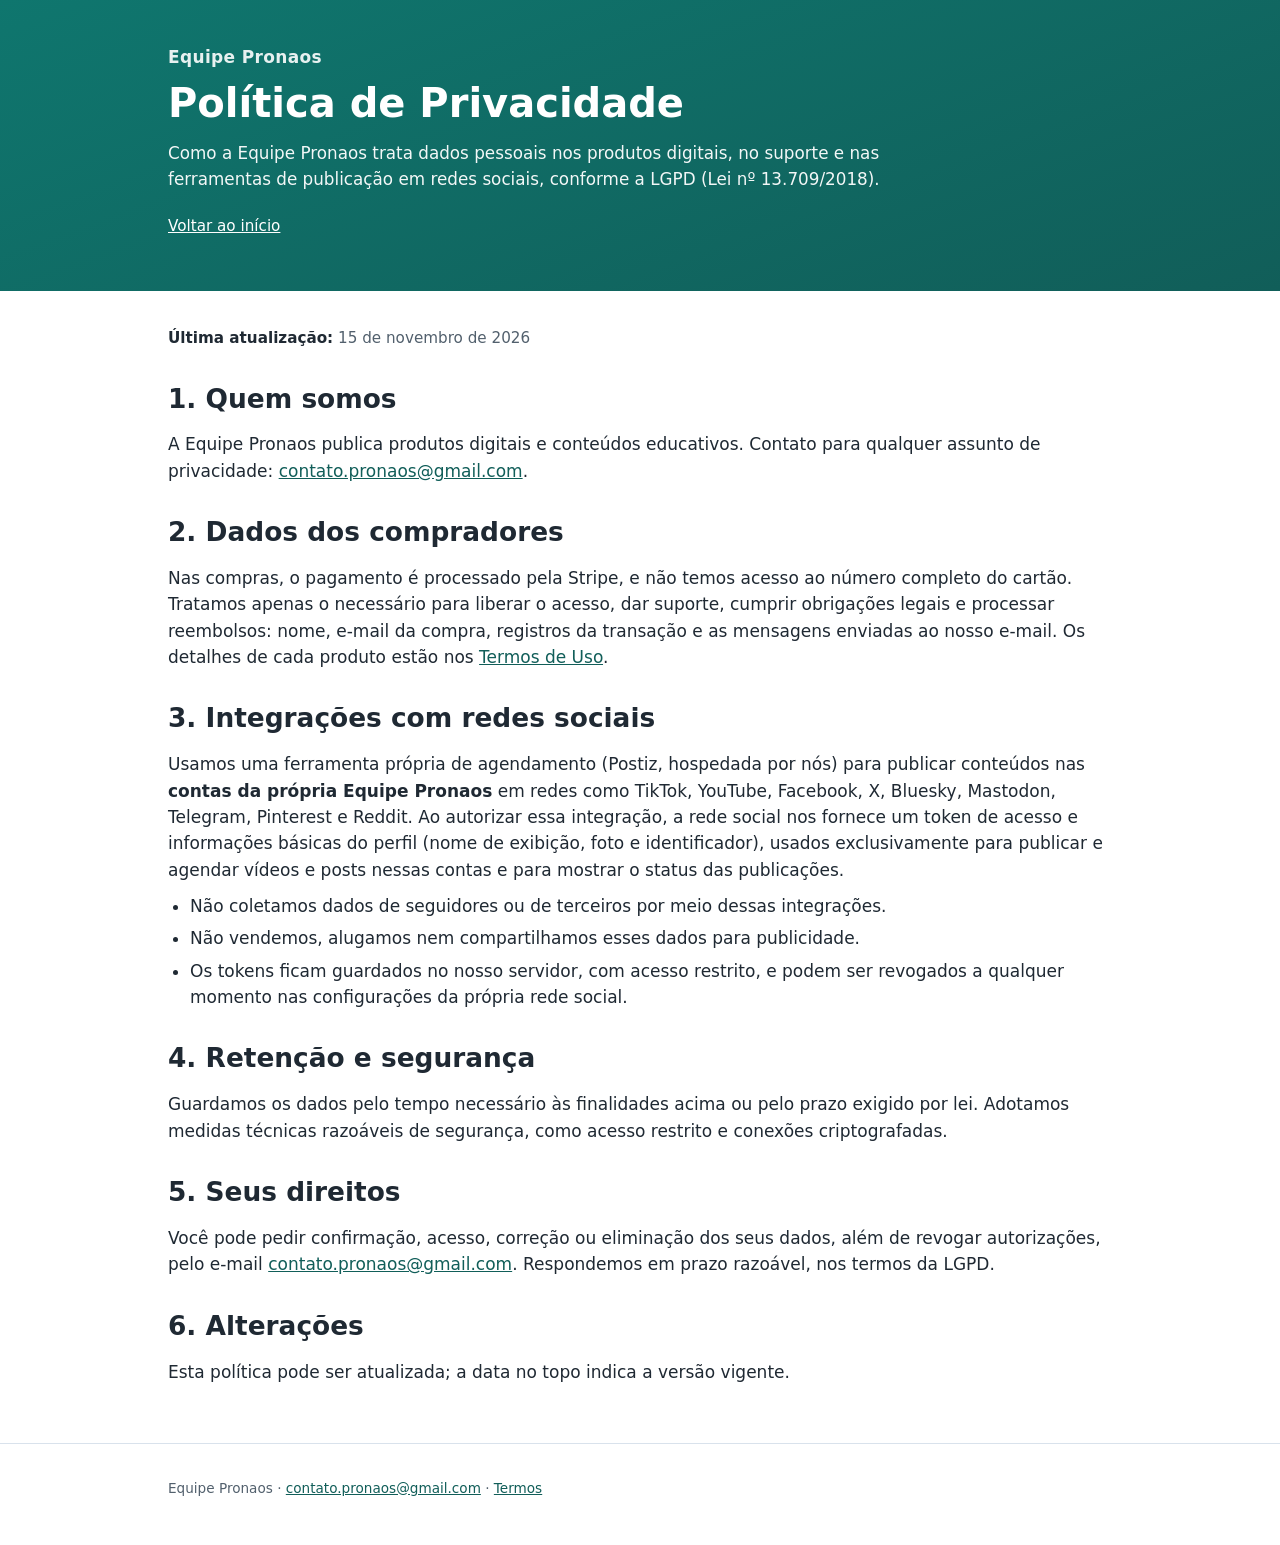
<file: privacidade.html>
<!DOCTYPE html>
<html lang="pt-BR">
<head>
<meta charset="UTF-8">
<meta name="viewport" content="width=device-width, initial-scale=1">
<link rel="canonical" href="https://cobragentil.onrender.com/privacidade.html">
<title>Política de Privacidade · Equipe Pronaos</title>
<meta name="description" content="Política de privacidade da Equipe Pronaos: quais dados tratamos nos produtos digitais, no suporte e nas integrações de publicação em redes sociais.">
<style>
:root{--verde:#0f766e;--verde-esc:#115e59;--verde-cl:#ccfbf1;--fundo:#f6f7f5;--texto:#1f2933;--sub:#52606d;--borda:#d9e2ec;--alerta:#92400e;--alerta-cl:#fef3c7;--raio:14px}
*{box-sizing:border-box}
html{-webkit-text-size-adjust:100%;scroll-behavior:smooth}
body{margin:0;font-family:system-ui,-apple-system,"Segoe UI",Roboto,Arial,sans-serif;color:var(--texto);background:#fff;line-height:1.55;font-size:17px}
.wrap{max-width:980px;margin:0 auto;padding:0 18px}
header.hero{background:linear-gradient(160deg,var(--verde),var(--verde-esc));color:#fff;padding:44px 0 52px}
.hero .marca{font-weight:700;letter-spacing:.02em;opacity:.9}
.hero h1{font-size:clamp(1.7rem,4.5vw,2.5rem);line-height:1.15;margin:10px 0 14px}
.hero p.lead{font-size:1.05rem;max-width:720px;margin:0 0 20px;opacity:.95}
.hero a.voltar{color:#fff;text-decoration:underline;font-size:.95rem}
.conteudo{padding:36px 0 48px}
h2{font-size:clamp(1.25rem,3.5vw,1.65rem);margin:28px 0 12px}
h2:first-child{margin-top:0}
.meta{color:var(--sub);font-size:.95rem;margin:0 0 8px}
.meta strong{color:var(--texto)}
article p{margin:10px 0}
article ul{padding-left:22px;margin:8px 0 16px}
article li{margin:6px 0}
hr.sep{border:0;border-top:1px solid var(--borda);margin:28px 0}
footer{padding:28px 0 40px;font-size:.85rem;color:var(--sub);border-top:1px solid var(--borda)}
footer p{margin:6px 0}
a{color:var(--verde-esc)}
</style>
</head>
<body>
<header class="hero"><div class="wrap">
<div class="marca">Equipe Pronaos</div>
<h1>Política de Privacidade</h1>
<p class="lead">Como a Equipe Pronaos trata dados pessoais nos produtos digitais, no suporte e nas ferramentas de publicação em redes sociais, conforme a LGPD (Lei nº 13.709/2018).</p>
<a class="voltar" href="./index.html">Voltar ao início</a>
</div></header>
<main class="conteudo"><div class="wrap"><article>
<p class="meta"><strong>Última atualização:</strong> 15 de novembro de 2026</p>

<h2>1. Quem somos</h2>
<p>A Equipe Pronaos publica produtos digitais e conteúdos educativos. Contato para qualquer assunto de privacidade: <a href="mailto:contato.pronaos@gmail.com">contato.pronaos@gmail.com</a>.</p>

<h2>2. Dados dos compradores</h2>
<p>Nas compras, o pagamento é processado pela Stripe, e não temos acesso ao número completo do cartão. Tratamos apenas o necessário para liberar o acesso, dar suporte, cumprir obrigações legais e processar reembolsos: nome, e-mail da compra, registros da transação e as mensagens enviadas ao nosso e-mail. Os detalhes de cada produto estão nos <a href="./termos.html">Termos de Uso</a>.</p>

<h2>3. Integrações com redes sociais</h2>
<p>Usamos uma ferramenta própria de agendamento (Postiz, hospedada por nós) para publicar conteúdos nas <strong>contas da própria Equipe Pronaos</strong> em redes como TikTok, YouTube, Facebook, X, Bluesky, Mastodon, Telegram, Pinterest e Reddit. Ao autorizar essa integração, a rede social nos fornece um token de acesso e informações básicas do perfil (nome de exibição, foto e identificador), usados exclusivamente para publicar e agendar vídeos e posts nessas contas e para mostrar o status das publicações.</p>
<ul>
<li>Não coletamos dados de seguidores ou de terceiros por meio dessas integrações.</li>
<li>Não vendemos, alugamos nem compartilhamos esses dados para publicidade.</li>
<li>Os tokens ficam guardados no nosso servidor, com acesso restrito, e podem ser revogados a qualquer momento nas configurações da própria rede social.</li>
</ul>

<h2>4. Retenção e segurança</h2>
<p>Guardamos os dados pelo tempo necessário às finalidades acima ou pelo prazo exigido por lei. Adotamos medidas técnicas razoáveis de segurança, como acesso restrito e conexões criptografadas.</p>

<h2>5. Seus direitos</h2>
<p>Você pode pedir confirmação, acesso, correção ou eliminação dos seus dados, além de revogar autorizações, pelo e-mail <a href="mailto:contato.pronaos@gmail.com">contato.pronaos@gmail.com</a>. Respondemos em prazo razoável, nos termos da LGPD.</p>

<h2>6. Alterações</h2>
<p>Esta política pode ser atualizada; a data no topo indica a versão vigente.</p>
</article></div></main>
<footer><div class="wrap"><p>Equipe Pronaos · <a href="mailto:contato.pronaos@gmail.com">contato.pronaos@gmail.com</a> · <a href="./termos.html">Termos</a></p></div></footer>
</body>
</html>
</file>
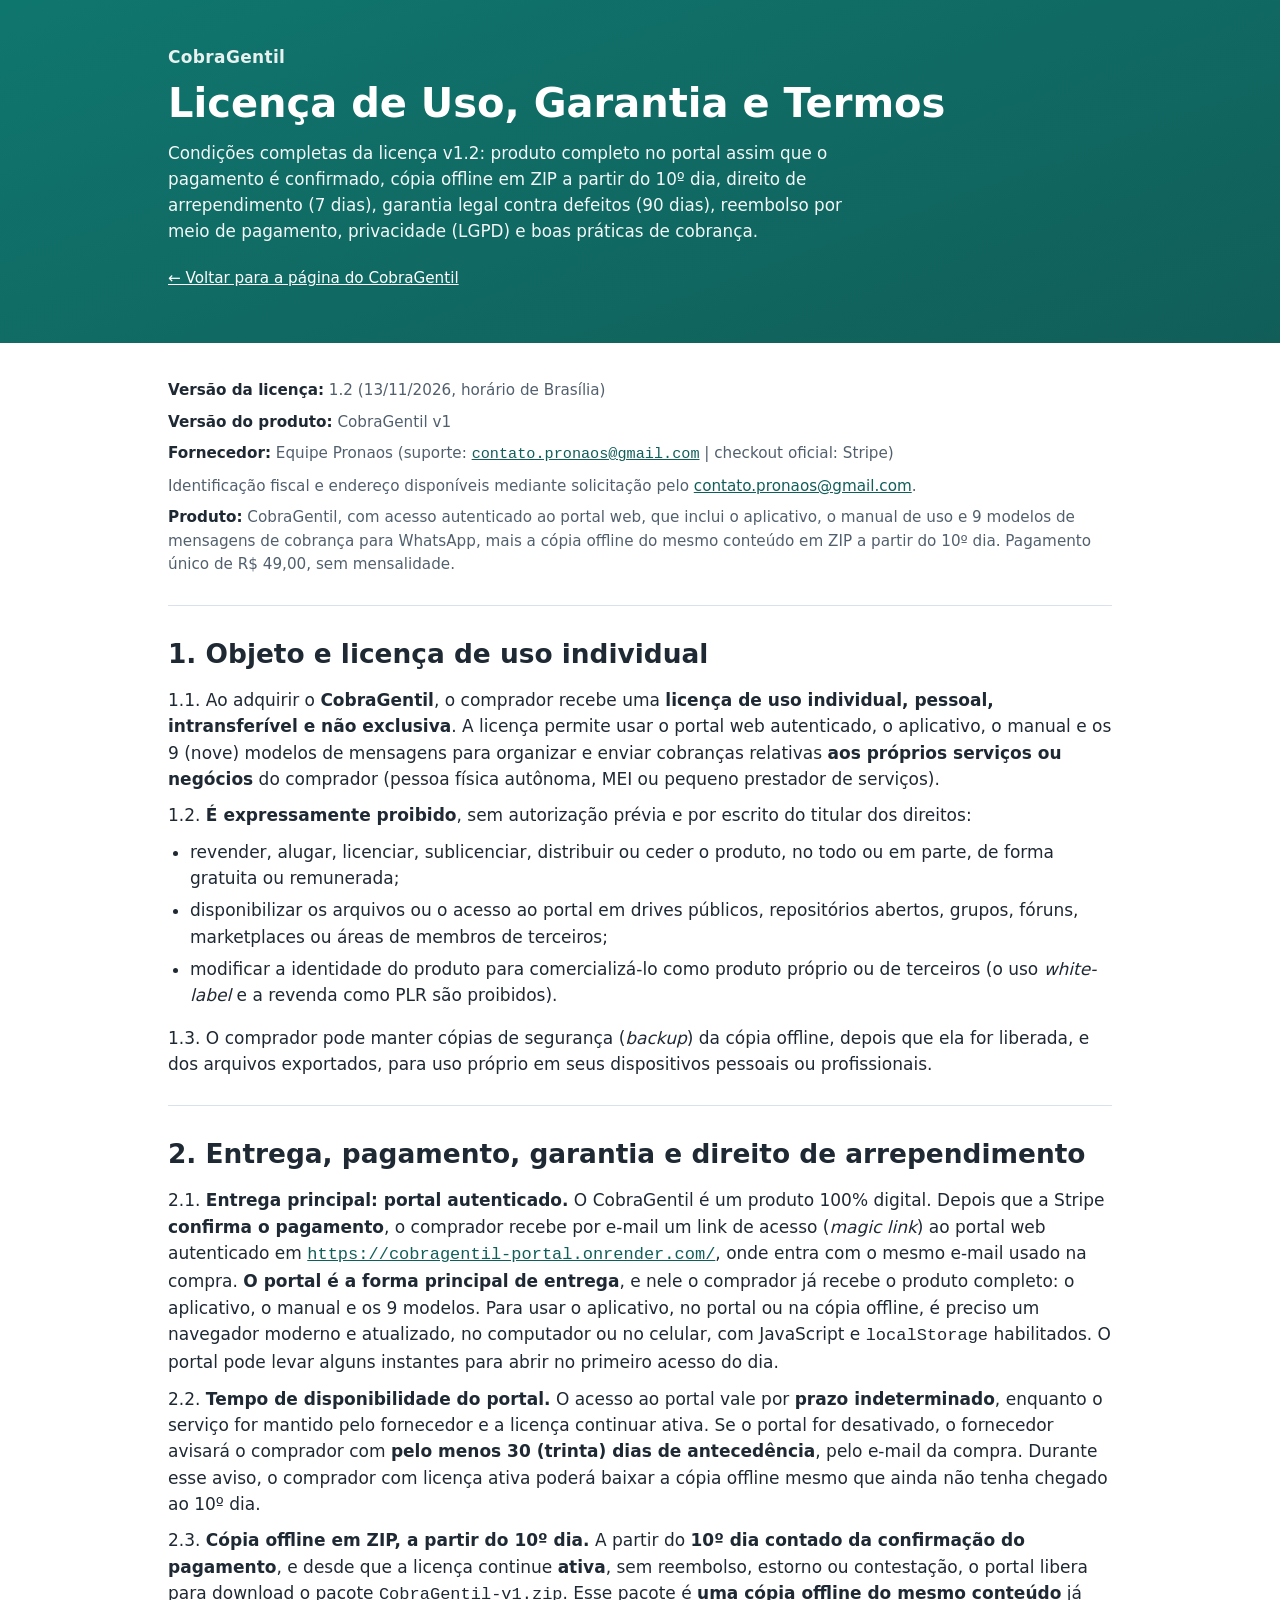
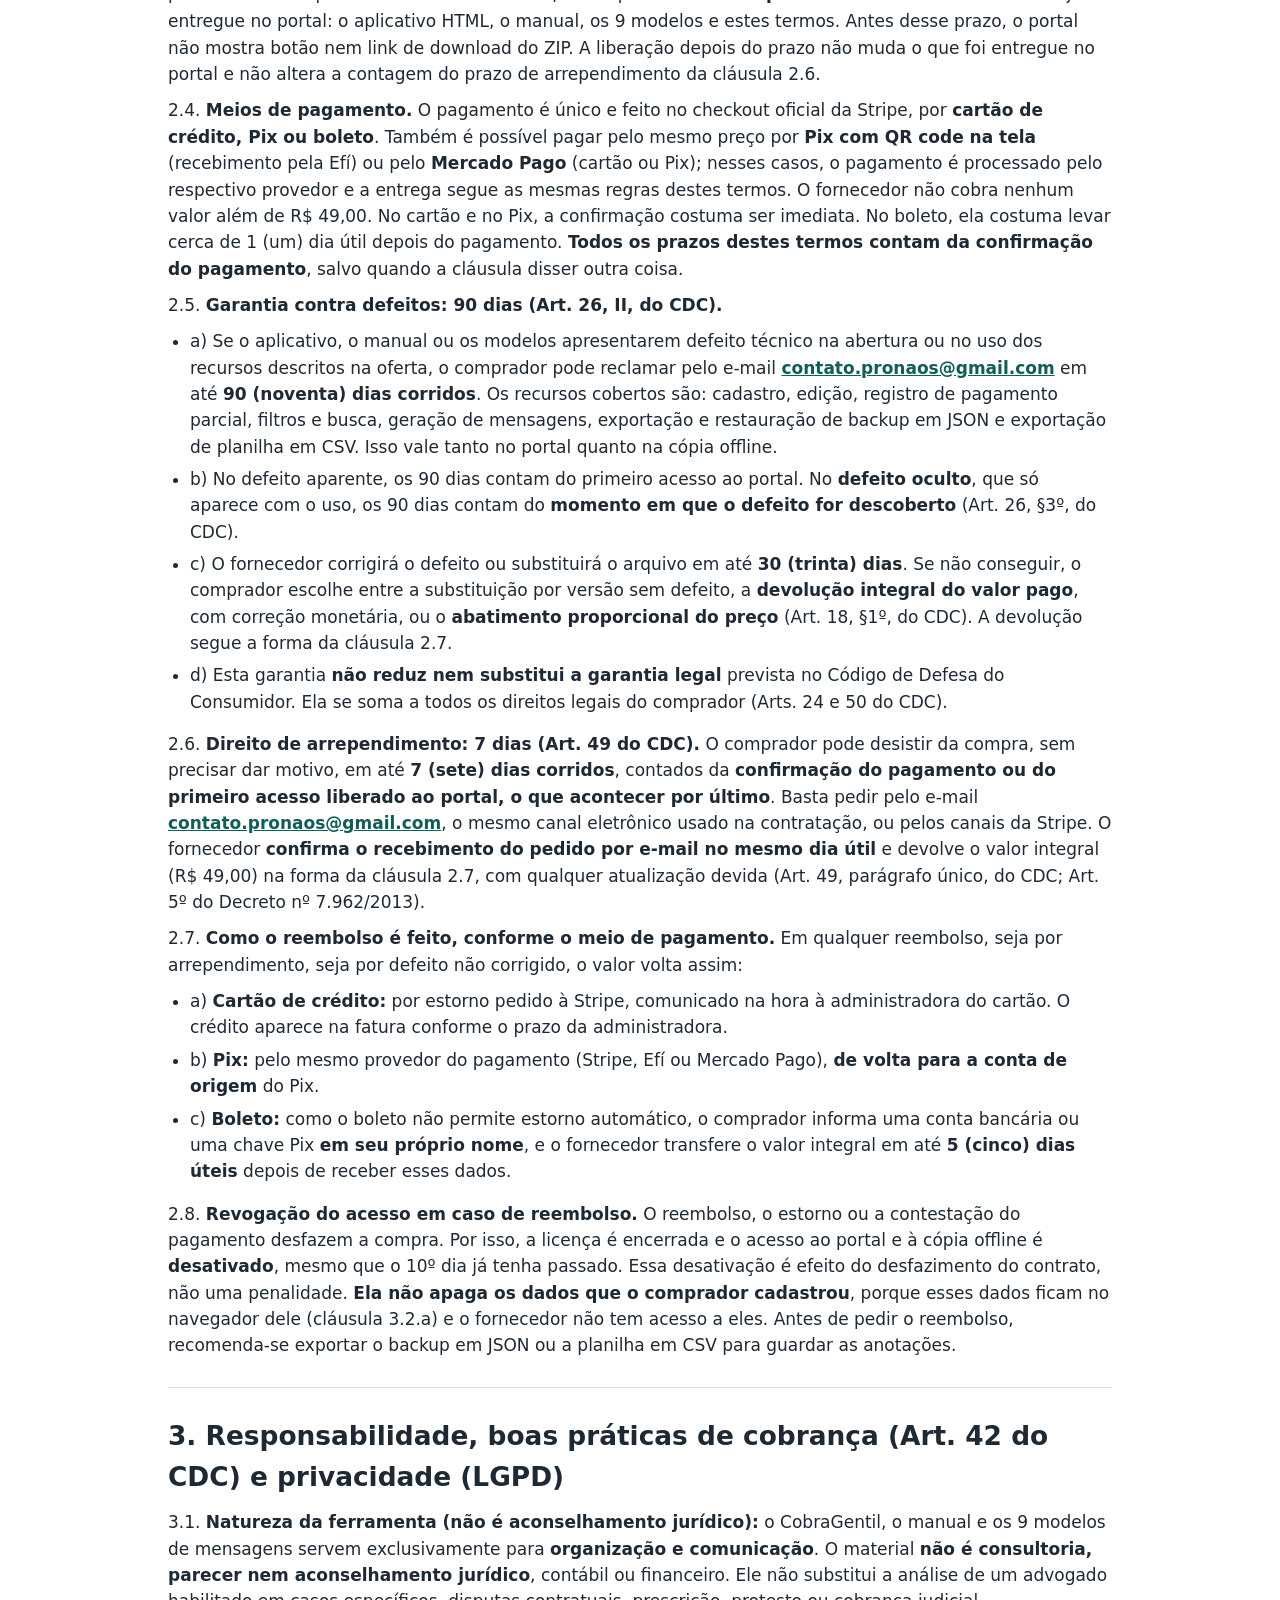
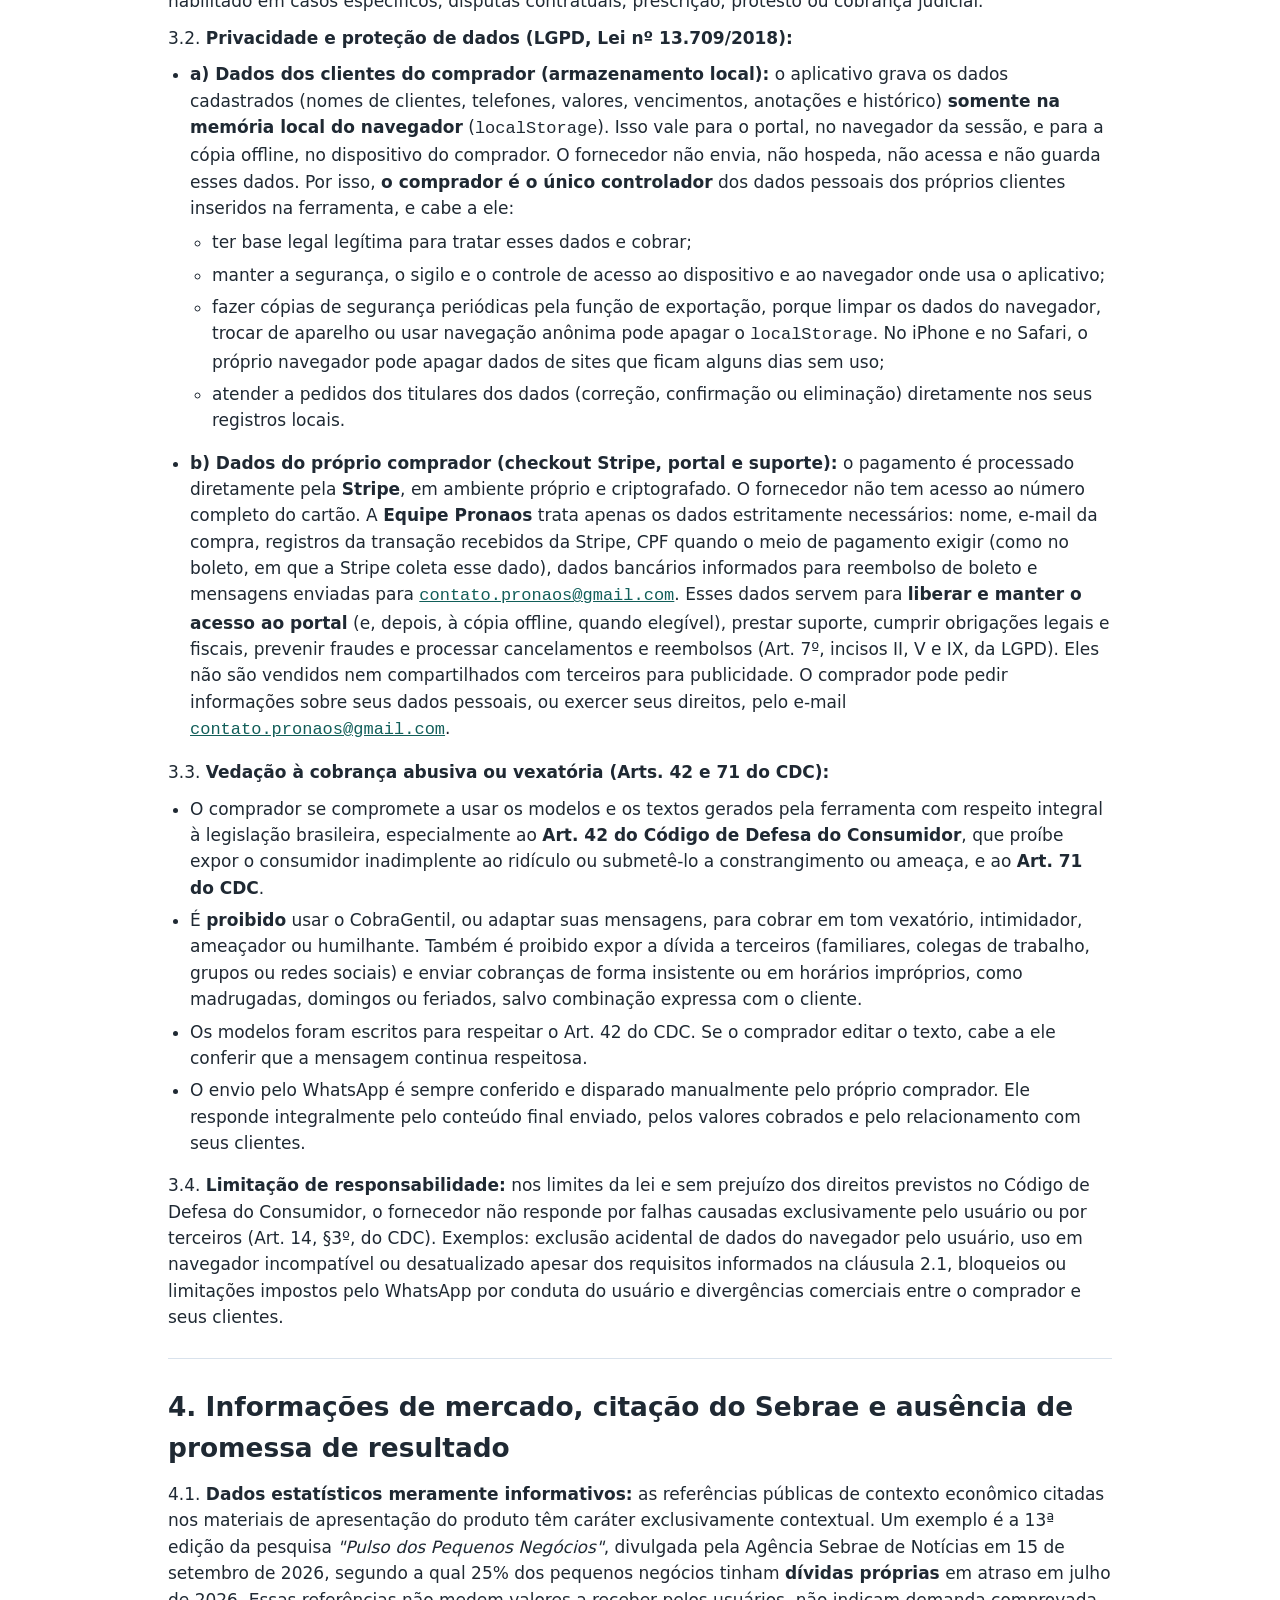
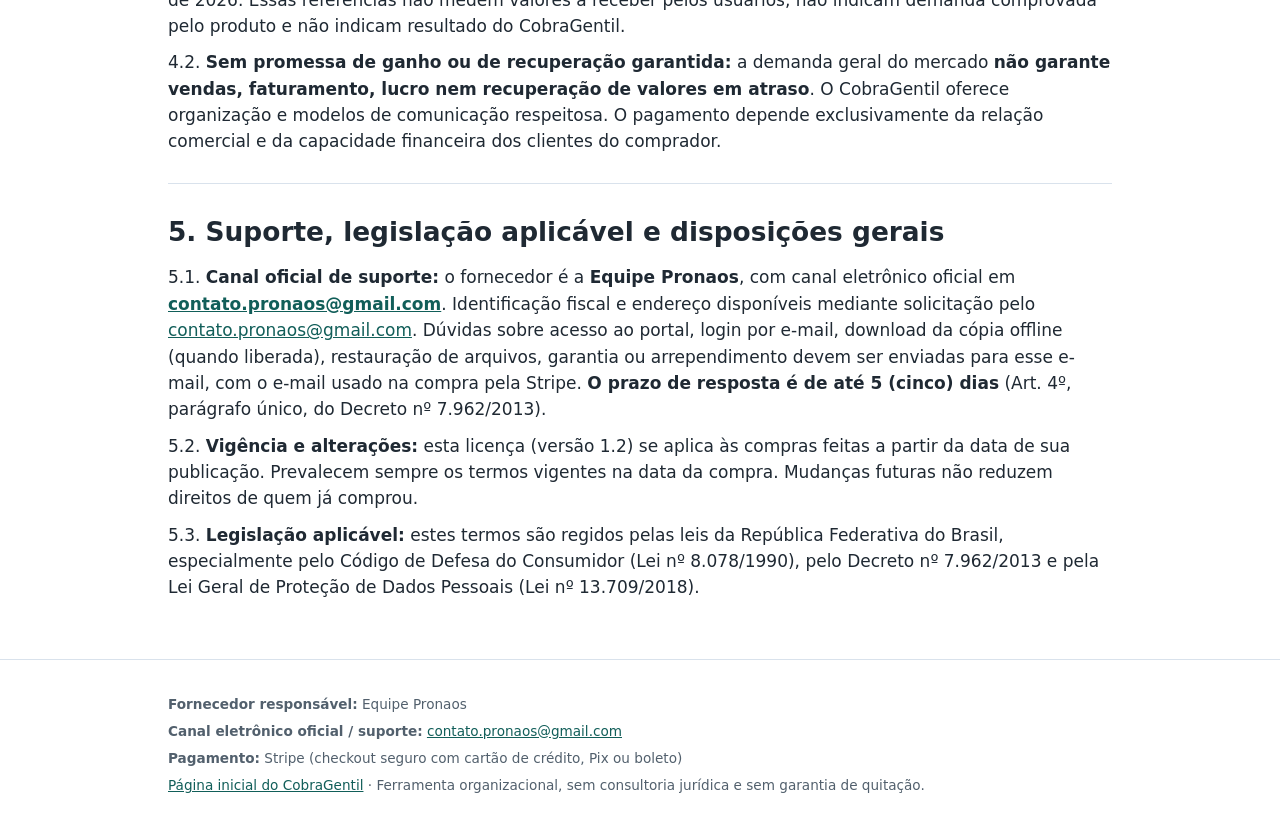
<file: termos.html>
<!DOCTYPE html>
<html lang="pt-BR">
<head>
<meta charset="UTF-8">
<meta name="viewport" content="width=device-width, initial-scale=1">
<link rel="canonical" href="https://cobragentil.onrender.com/termos.html">
<title>Licença de Uso, Garantia e Termos · CobraGentil</title>
<meta name="description" content="Licença de uso individual (v1.2), produto completo no portal desde a confirmação do pagamento, cópia offline em ZIP a partir do 10º dia, 7 dias de arrependimento (Art. 49 do CDC), garantia legal de 90 dias contra defeitos (Art. 26 do CDC), reembolso por meio de pagamento, privacidade (LGPD) e boas práticas de cobrança.">
<style>
:root{--verde:#0f766e;--verde-esc:#115e59;--verde-cl:#ccfbf1;--fundo:#f6f7f5;--texto:#1f2933;--sub:#52606d;--borda:#d9e2ec;--alerta:#92400e;--alerta-cl:#fef3c7;--raio:14px}
*{box-sizing:border-box}
html{-webkit-text-size-adjust:100%;scroll-behavior:smooth}
body{margin:0;font-family:system-ui,-apple-system,"Segoe UI",Roboto,Arial,sans-serif;color:var(--texto);background:#fff;line-height:1.55;font-size:17px}
.wrap{max-width:980px;margin:0 auto;padding:0 18px}
header.hero{background:linear-gradient(160deg,var(--verde),var(--verde-esc));color:#fff;padding:44px 0 52px}
.hero .marca{font-weight:700;letter-spacing:.02em;opacity:.9}
.hero h1{font-size:clamp(1.7rem,4.5vw,2.5rem);line-height:1.15;margin:10px 0 14px}
.hero p.lead{font-size:1.05rem;max-width:720px;margin:0 0 20px;opacity:.95}
.hero a.voltar{color:#fff;text-decoration:underline;font-size:.95rem}
.conteudo{padding:36px 0 48px}
h2{font-size:clamp(1.25rem,3.5vw,1.65rem);margin:28px 0 12px}
h2:first-child{margin-top:0}
.meta{color:var(--sub);font-size:.95rem;margin:0 0 8px}
.meta strong{color:var(--texto)}
article p{margin:10px 0}
article ul{padding-left:22px;margin:8px 0 16px}
article li{margin:6px 0}
hr.sep{border:0;border-top:1px solid var(--borda);margin:28px 0}
footer{padding:28px 0 40px;font-size:.85rem;color:var(--sub);border-top:1px solid var(--borda)}
footer p{margin:6px 0}
a{color:var(--verde-esc)}
</style>
</head>
<body>
<header class="hero">
  <div class="wrap">
    <div class="marca">CobraGentil</div>
    <h1>Licença de Uso, Garantia e Termos</h1>
    <p class="lead">Condições completas da licença v1.2: produto completo no portal assim que o pagamento é confirmado, cópia offline em ZIP a partir do 10º dia, direito de arrependimento (7 dias), garantia legal contra defeitos (90 dias), reembolso por meio de pagamento, privacidade (LGPD) e boas práticas de cobrança.</p>
    <a href="./index.html" class="voltar">← Voltar para a página do CobraGentil</a>
  </div>
</header>

<main class="conteudo">
  <div class="wrap">
    <article>
<p class="meta"><strong>Versão da licença:</strong> 1.2 (13/11/2026, horário de Brasília)</p>
<p class="meta"><strong>Versão do produto:</strong> CobraGentil v1</p>
<p class="meta"><strong>Fornecedor:</strong> Equipe Pronaos (suporte: <code><a href="mailto:contato.pronaos@gmail.com">contato.pronaos@gmail.com</a></code> | checkout oficial: Stripe)</p>
<p class="meta">Identificação fiscal e endereço disponíveis mediante solicitação pelo <a href="mailto:contato.pronaos@gmail.com">contato.pronaos@gmail.com</a>.</p>
<p class="meta"><strong>Produto:</strong> CobraGentil, com acesso autenticado ao portal web, que inclui o aplicativo, o manual de uso e 9 modelos de mensagens de cobrança para WhatsApp, mais a cópia offline do mesmo conteúdo em ZIP a partir do 10º dia. Pagamento único de R$ 49,00, sem mensalidade.</p>
<hr class="sep">
<h2>1. Objeto e licença de uso individual</h2>
<p>1.1. Ao adquirir o <strong>CobraGentil</strong>, o comprador recebe uma <strong>licença de uso individual, pessoal, intransferível e não exclusiva</strong>. A licença permite usar o portal web autenticado, o aplicativo, o manual e os 9 (nove) modelos de mensagens para organizar e enviar cobranças relativas <strong>aos próprios serviços ou negócios</strong> do comprador (pessoa física autônoma, MEI ou pequeno prestador de serviços).</p>
<p>1.2. <strong>É expressamente proibido</strong>, sem autorização prévia e por escrito do titular dos direitos:</p>
<ul>
<li>revender, alugar, licenciar, sublicenciar, distribuir ou ceder o produto, no todo ou em parte, de forma gratuita ou remunerada;
</li><li>disponibilizar os arquivos ou o acesso ao portal em drives públicos, repositórios abertos, grupos, fóruns, marketplaces ou áreas de membros de terceiros;
</li><li>modificar a identidade do produto para comercializá-lo como produto próprio ou de terceiros (o uso <em>white-label</em> e a revenda como PLR são proibidos).
</li></ul>
<p>1.3. O comprador pode manter cópias de segurança (<em>backup</em>) da cópia offline, depois que ela for liberada, e dos arquivos exportados, para uso próprio em seus dispositivos pessoais ou profissionais.</p>
<hr class="sep">
<h2>2. Entrega, pagamento, garantia e direito de arrependimento</h2>
<p>2.1. <strong>Entrega principal: portal autenticado.</strong> O CobraGentil é um produto 100% digital. Depois que a Stripe <strong>confirma o pagamento</strong>, o comprador recebe por e-mail um link de acesso (<em>magic link</em>) ao portal web autenticado em <code><a href="https://cobragentil-portal.onrender.com/" rel="noopener">https://cobragentil-portal.onrender.com/</a></code>, onde entra com o mesmo e-mail usado na compra. <strong>O portal é a forma principal de entrega</strong>, e nele o comprador já recebe o produto completo: o aplicativo, o manual e os 9 modelos. Para usar o aplicativo, no portal ou na cópia offline, é preciso um navegador moderno e atualizado, no computador ou no celular, com JavaScript e <code>localStorage</code> habilitados. O portal pode levar alguns instantes para abrir no primeiro acesso do dia.</p>
<p>2.2. <strong>Tempo de disponibilidade do portal.</strong> O acesso ao portal vale por <strong>prazo indeterminado</strong>, enquanto o serviço for mantido pelo fornecedor e a licença continuar ativa. Se o portal for desativado, o fornecedor avisará o comprador com <strong>pelo menos 30 (trinta) dias de antecedência</strong>, pelo e-mail da compra. Durante esse aviso, o comprador com licença ativa poderá baixar a cópia offline mesmo que ainda não tenha chegado ao 10º dia.</p>
<p>2.3. <strong>Cópia offline em ZIP, a partir do 10º dia.</strong> A partir do <strong>10º dia contado da confirmação do pagamento</strong>, e desde que a licença continue <strong>ativa</strong>, sem reembolso, estorno ou contestação, o portal libera para download o pacote <code>CobraGentil-v1.zip</code>. Esse pacote é <strong>uma cópia offline do mesmo conteúdo</strong> já entregue no portal: o aplicativo HTML, o manual, os 9 modelos e estes termos. Antes desse prazo, o portal não mostra botão nem link de download do ZIP. A liberação depois do prazo não muda o que foi entregue no portal e não altera a contagem do prazo de arrependimento da cláusula 2.6.</p>
<p>2.4. <strong>Meios de pagamento.</strong> O pagamento é único e feito no checkout oficial da Stripe, por <strong>cartão de crédito, Pix ou boleto</strong>. Também é possível pagar pelo mesmo preço por <strong>Pix com QR code na tela</strong> (recebimento pela Efí) ou pelo <strong>Mercado Pago</strong> (cartão ou Pix); nesses casos, o pagamento é processado pelo respectivo provedor e a entrega segue as mesmas regras destes termos. O fornecedor não cobra nenhum valor além de R$ 49,00. No cartão e no Pix, a confirmação costuma ser imediata. No boleto, ela costuma levar cerca de 1 (um) dia útil depois do pagamento. <strong>Todos os prazos destes termos contam da confirmação do pagamento</strong>, salvo quando a cláusula disser outra coisa.</p>
<p>2.5. <strong>Garantia contra defeitos: 90 dias (Art. 26, II, do CDC).</strong></p>
<ul>
<li>a) Se o aplicativo, o manual ou os modelos apresentarem defeito técnico na abertura ou no uso dos recursos descritos na oferta, o comprador pode reclamar pelo e-mail <strong><a href="mailto:contato.pronaos@gmail.com">contato.pronaos@gmail.com</a></strong> em até <strong>90 (noventa) dias corridos</strong>. Os recursos cobertos são: cadastro, edição, registro de pagamento parcial, filtros e busca, geração de mensagens, exportação e restauração de backup em JSON e exportação de planilha em CSV. Isso vale tanto no portal quanto na cópia offline.
</li><li>b) No defeito aparente, os 90 dias contam do primeiro acesso ao portal. No <strong>defeito oculto</strong>, que só aparece com o uso, os 90 dias contam do <strong>momento em que o defeito for descoberto</strong> (Art. 26, §3º, do CDC).
</li><li>c) O fornecedor corrigirá o defeito ou substituirá o arquivo em até <strong>30 (trinta) dias</strong>. Se não conseguir, o comprador escolhe entre a substituição por versão sem defeito, a <strong>devolução integral do valor pago</strong>, com correção monetária, ou o <strong>abatimento proporcional do preço</strong> (Art. 18, §1º, do CDC). A devolução segue a forma da cláusula 2.7.
</li><li>d) Esta garantia <strong>não reduz nem substitui a garantia legal</strong> prevista no Código de Defesa do Consumidor. Ela se soma a todos os direitos legais do comprador (Arts. 24 e 50 do CDC).
</li></ul>
<p>2.6. <strong>Direito de arrependimento: 7 dias (Art. 49 do CDC).</strong> O comprador pode desistir da compra, sem precisar dar motivo, em até <strong>7 (sete) dias corridos</strong>, contados da <strong>confirmação do pagamento ou do primeiro acesso liberado ao portal, o que acontecer por último</strong>. Basta pedir pelo e-mail <strong><a href="mailto:contato.pronaos@gmail.com">contato.pronaos@gmail.com</a></strong>, o mesmo canal eletrônico usado na contratação, ou pelos canais da Stripe. O fornecedor <strong>confirma o recebimento do pedido por e-mail no mesmo dia útil</strong> e devolve o valor integral (R$ 49,00) na forma da cláusula 2.7, com qualquer atualização devida (Art. 49, parágrafo único, do CDC; Art. 5º do Decreto nº 7.962/2013).</p>
<p>2.7. <strong>Como o reembolso é feito, conforme o meio de pagamento.</strong> Em qualquer reembolso, seja por arrependimento, seja por defeito não corrigido, o valor volta assim:</p>
<ul>
<li>a) <strong>Cartão de crédito:</strong> por estorno pedido à Stripe, comunicado na hora à administradora do cartão. O crédito aparece na fatura conforme o prazo da administradora.
</li><li>b) <strong>Pix:</strong> pelo mesmo provedor do pagamento (Stripe, Efí ou Mercado Pago), <strong>de volta para a conta de origem</strong> do Pix.
</li><li>c) <strong>Boleto:</strong> como o boleto não permite estorno automático, o comprador informa uma conta bancária ou uma chave Pix <strong>em seu próprio nome</strong>, e o fornecedor transfere o valor integral em até <strong>5 (cinco) dias úteis</strong> depois de receber esses dados.
</li></ul>
<p>2.8. <strong>Revogação do acesso em caso de reembolso.</strong> O reembolso, o estorno ou a contestação do pagamento desfazem a compra. Por isso, a licença é encerrada e o acesso ao portal e à cópia offline é <strong>desativado</strong>, mesmo que o 10º dia já tenha passado. Essa desativação é efeito do desfazimento do contrato, não uma penalidade. <strong>Ela não apaga os dados que o comprador cadastrou</strong>, porque esses dados ficam no navegador dele (cláusula 3.2.a) e o fornecedor não tem acesso a eles. Antes de pedir o reembolso, recomenda-se exportar o backup em JSON ou a planilha em CSV para guardar as anotações.</p>
<hr class="sep">
<h2>3. Responsabilidade, boas práticas de cobrança (Art. 42 do CDC) e privacidade (LGPD)</h2>
<p>3.1. <strong>Natureza da ferramenta (não é aconselhamento jurídico):</strong> o CobraGentil, o manual e os 9 modelos de mensagens servem exclusivamente para <strong>organização e comunicação</strong>. O material <strong>não é consultoria, parecer nem aconselhamento jurídico</strong>, contábil ou financeiro. Ele não substitui a análise de um advogado habilitado em casos específicos, disputas contratuais, prescrição, protesto ou cobrança judicial.</p>
<p>3.2. <strong>Privacidade e proteção de dados (LGPD, Lei nº 13.709/2018):</strong></p>
<ul>
<li><strong>a) Dados dos clientes do comprador (armazenamento local):</strong> o aplicativo grava os dados cadastrados (nomes de clientes, telefones, valores, vencimentos, anotações e histórico) <strong>somente na memória local do navegador</strong> (<code>localStorage</code>). Isso vale para o portal, no navegador da sessão, e para a cópia offline, no dispositivo do comprador. O fornecedor não envia, não hospeda, não acessa e não guarda esses dados. Por isso, <strong>o comprador é o único controlador</strong> dos dados pessoais dos próprios clientes inseridos na ferramenta, e cabe a ele:
<ul>
<li>ter base legal legítima para tratar esses dados e cobrar;
</li><li>manter a segurança, o sigilo e o controle de acesso ao dispositivo e ao navegador onde usa o aplicativo;
</li><li>fazer cópias de segurança periódicas pela função de exportação, porque limpar os dados do navegador, trocar de aparelho ou usar navegação anônima pode apagar o <code>localStorage</code>. No iPhone e no Safari, o próprio navegador pode apagar dados de sites que ficam alguns dias sem uso;
</li><li>atender a pedidos dos titulares dos dados (correção, confirmação ou eliminação) diretamente nos seus registros locais.
</li></ul>
</li><li><strong>b) Dados do próprio comprador (checkout Stripe, portal e suporte):</strong> o pagamento é processado diretamente pela <strong>Stripe</strong>, em ambiente próprio e criptografado. O fornecedor não tem acesso ao número completo do cartão. A <strong>Equipe Pronaos</strong> trata apenas os dados estritamente necessários: nome, e-mail da compra, registros da transação recebidos da Stripe, CPF quando o meio de pagamento exigir (como no boleto, em que a Stripe coleta esse dado), dados bancários informados para reembolso de boleto e mensagens enviadas para <code><a href="mailto:contato.pronaos@gmail.com">contato.pronaos@gmail.com</a></code>. Esses dados servem para <strong>liberar e manter o acesso ao portal</strong> (e, depois, à cópia offline, quando elegível), prestar suporte, cumprir obrigações legais e fiscais, prevenir fraudes e processar cancelamentos e reembolsos (Art. 7º, incisos II, V e IX, da LGPD). Eles não são vendidos nem compartilhados com terceiros para publicidade. O comprador pode pedir informações sobre seus dados pessoais, ou exercer seus direitos, pelo e-mail <code><a href="mailto:contato.pronaos@gmail.com">contato.pronaos@gmail.com</a></code>.
</li></ul>
<p>3.3. <strong>Vedação à cobrança abusiva ou vexatória (Arts. 42 e 71 do CDC):</strong></p>
<ul>
<li>O comprador se compromete a usar os modelos e os textos gerados pela ferramenta com respeito integral à legislação brasileira, especialmente ao <strong>Art. 42 do Código de Defesa do Consumidor</strong>, que proíbe expor o consumidor inadimplente ao ridículo ou submetê-lo a constrangimento ou ameaça, e ao <strong>Art. 71 do CDC</strong>.
</li><li>É <strong>proibido</strong> usar o CobraGentil, ou adaptar suas mensagens, para cobrar em tom vexatório, intimidador, ameaçador ou humilhante. Também é proibido expor a dívida a terceiros (familiares, colegas de trabalho, grupos ou redes sociais) e enviar cobranças de forma insistente ou em horários impróprios, como madrugadas, domingos ou feriados, salvo combinação expressa com o cliente.
</li><li>Os modelos foram escritos para respeitar o Art. 42 do CDC. Se o comprador editar o texto, cabe a ele conferir que a mensagem continua respeitosa.
</li><li>O envio pelo WhatsApp é sempre conferido e disparado manualmente pelo próprio comprador. Ele responde integralmente pelo conteúdo final enviado, pelos valores cobrados e pelo relacionamento com seus clientes.
</li></ul>
<p>3.4. <strong>Limitação de responsabilidade:</strong> nos limites da lei e sem prejuízo dos direitos previstos no Código de Defesa do Consumidor, o fornecedor não responde por falhas causadas exclusivamente pelo usuário ou por terceiros (Art. 14, §3º, do CDC). Exemplos: exclusão acidental de dados do navegador pelo usuário, uso em navegador incompatível ou desatualizado apesar dos requisitos informados na cláusula 2.1, bloqueios ou limitações impostos pelo WhatsApp por conduta do usuário e divergências comerciais entre o comprador e seus clientes.</p>
<hr class="sep">
<h2>4. Informações de mercado, citação do Sebrae e ausência de promessa de resultado</h2>
<p>4.1. <strong>Dados estatísticos meramente informativos:</strong> as referências públicas de contexto econômico citadas nos materiais de apresentação do produto têm caráter exclusivamente contextual. Um exemplo é a 13ª edição da pesquisa <em>"Pulso dos Pequenos Negócios"</em>, divulgada pela Agência Sebrae de Notícias em 15 de setembro de 2026, segundo a qual 25% dos pequenos negócios tinham <strong>dívidas próprias</strong> em atraso em julho de 2026. Essas referências não medem valores a receber pelos usuários, não indicam demanda comprovada pelo produto e não indicam resultado do CobraGentil.</p>
<p>4.2. <strong>Sem promessa de ganho ou de recuperação garantida:</strong> a demanda geral do mercado <strong>não garante vendas, faturamento, lucro nem recuperação de valores em atraso</strong>. O CobraGentil oferece organização e modelos de comunicação respeitosa. O pagamento depende exclusivamente da relação comercial e da capacidade financeira dos clientes do comprador.</p>
<hr class="sep">
<h2>5. Suporte, legislação aplicável e disposições gerais</h2>
<p>5.1. <strong>Canal oficial de suporte:</strong> o fornecedor é a <strong>Equipe Pronaos</strong>, com canal eletrônico oficial em <strong><a href="mailto:contato.pronaos@gmail.com">contato.pronaos@gmail.com</a></strong>. Identificação fiscal e endereço disponíveis mediante solicitação pelo <a href="mailto:contato.pronaos@gmail.com">contato.pronaos@gmail.com</a>. Dúvidas sobre acesso ao portal, login por e-mail, download da cópia offline (quando liberada), restauração de arquivos, garantia ou arrependimento devem ser enviadas para esse e-mail, com o e-mail usado na compra pela Stripe. <strong>O prazo de resposta é de até 5 (cinco) dias</strong> (Art. 4º, parágrafo único, do Decreto nº 7.962/2013).</p>
<p>5.2. <strong>Vigência e alterações:</strong> esta licença (versão 1.2) se aplica às compras feitas a partir da data de sua publicação. Prevalecem sempre os termos vigentes na data da compra. Mudanças futuras não reduzem direitos de quem já comprou.</p>
<p>5.3. <strong>Legislação aplicável:</strong> estes termos são regidos pelas leis da República Federativa do Brasil, especialmente pelo Código de Defesa do Consumidor (Lei nº 8.078/1990), pelo Decreto nº 7.962/2013 e pela Lei Geral de Proteção de Dados Pessoais (Lei nº 13.709/2018).</p>
    </article>
  </div>
</main>

<footer>
  <div class="wrap">
    <p><b>Fornecedor responsável:</b> Equipe Pronaos</p>
    <p><b>Canal eletrônico oficial / suporte:</b> <a href="mailto:contato.pronaos@gmail.com">contato.pronaos@gmail.com</a></p>
    <p><b>Pagamento:</b> Stripe (checkout seguro com cartão de crédito, Pix ou boleto)</p>
    <p><a href="./index.html">Página inicial do CobraGentil</a> · Ferramenta organizacional, sem consultoria jurídica e sem garantia de quitação.</p>
  </div>
</footer>
</body>
</html>
</file>
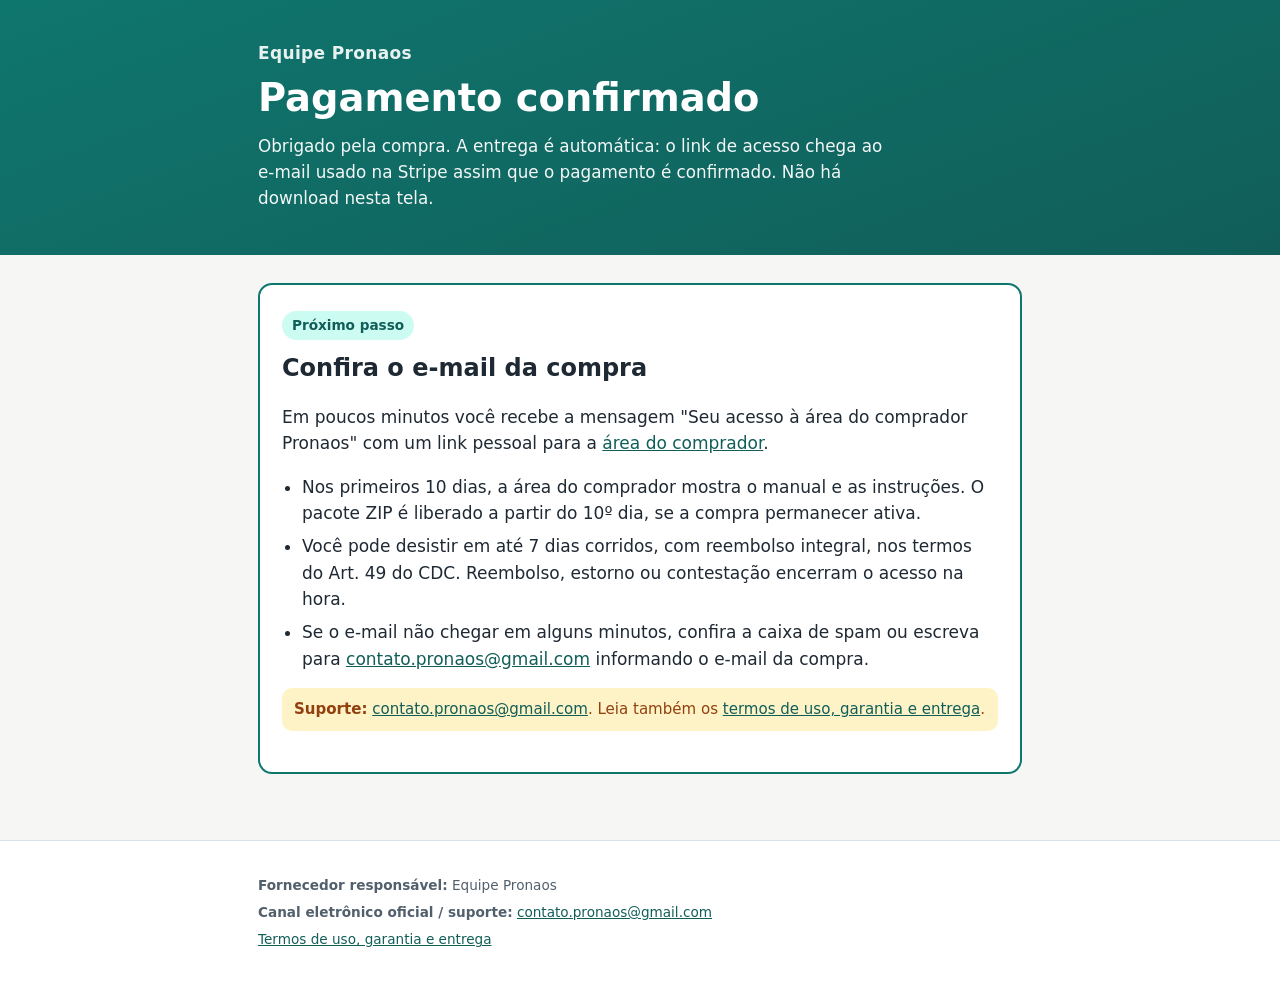
<file: produtos/obrigado.html>
<!DOCTYPE html>
<html lang="pt-BR">
<head>
<meta charset="UTF-8">
<meta name="viewport" content="width=device-width, initial-scale=1">
<meta name="robots" content="noindex, nofollow">
<title>Pagamento confirmado · Equipe Pronaos</title>
<link rel="stylesheet" href="/produtos/estilo.css">
</head>
<body>
<header class="hero">
  <div class="wrap">
    <div class="marca">Equipe Pronaos</div>
    <h1>Pagamento confirmado</h1>
    <div class="pg-status" style="font-weight:600;margin:0 0 10px"></div>
    <p class="lead" id="lead">Obrigado pela compra. A entrega é automática: o link de acesso chega ao e-mail usado na Stripe assim que o pagamento é confirmado. Não há download nesta tela.</p>
  </div>
</header>
<main>
  <div class="wrap">
    <section class="caixa">
      <span class="badge">Próximo passo</span>
      <h2>Confira o e-mail da compra</h2>
      <p id="resumo">Em poucos minutos você recebe a mensagem "Seu acesso à área do comprador Pronaos" com um link pessoal para a <a href="https://cobragentil-portal.onrender.com/">área do comprador</a>.</p>
      <ul>
        <li>Nos primeiros 10 dias, a área do comprador mostra o manual e as instruções. O pacote ZIP é liberado a partir do 10º dia, se a compra permanecer ativa.</li>
        <li>Você pode desistir em até 7 dias corridos, com reembolso integral, nos termos do Art. 49 do CDC. Reembolso, estorno ou contestação encerram o acesso na hora.</li>
        <li>Se o e-mail não chegar em alguns minutos, confira a caixa de spam ou escreva para <a href="mailto:contato.pronaos@gmail.com">contato.pronaos@gmail.com</a> informando o e-mail da compra.</li>
      </ul>
      <p class="aviso" style="margin-top:16px"><b>Suporte:</b> <a href="mailto:contato.pronaos@gmail.com">contato.pronaos@gmail.com</a>. Leia também os <a href="/produtos/termos.html">termos de uso, garantia e entrega</a>.</p>
    </section>
  </div>
</main>
<footer>
  <div class="wrap">
    <p><b>Fornecedor responsável:</b> Equipe Pronaos</p>
    <p><b>Canal eletrônico oficial / suporte:</b> <a href="mailto:contato.pronaos@gmail.com">contato.pronaos@gmail.com</a></p>
    <p><a href="/produtos/termos.html">Termos de uso, garantia e entrega</a></p>
  </div>
</footer>
<script>
(function () {
  var nomes = {
    "kit-controle-pos-venda": "Kit Controle de Pós-venda",
    "auditor-zip": "Auditor de ZIP",
    "csv-cleanroom": "CSV Cleanroom"
  };
  var slug = new URLSearchParams(location.search).get("produto") || "";
  var nome = nomes[slug];
  if (nome) {
    document.title = "Pagamento confirmado · " + nome;
    document.getElementById("lead").textContent = "Obrigado pela compra do " + nome + ". A entrega é automática: o link de acesso chega ao e-mail usado na Stripe assim que o pagamento é confirmado. Não há download nesta tela.";
    document.getElementById("resumo").textContent = "Assim que o pagamento do " + nome + " for confirmado, o link de acesso à área do comprador chega automaticamente ao e-mail usado no checkout.";
  }
})();
</script>
<script src="/js/pagar-alt.js" defer></script>
</body>
</html>
</file>
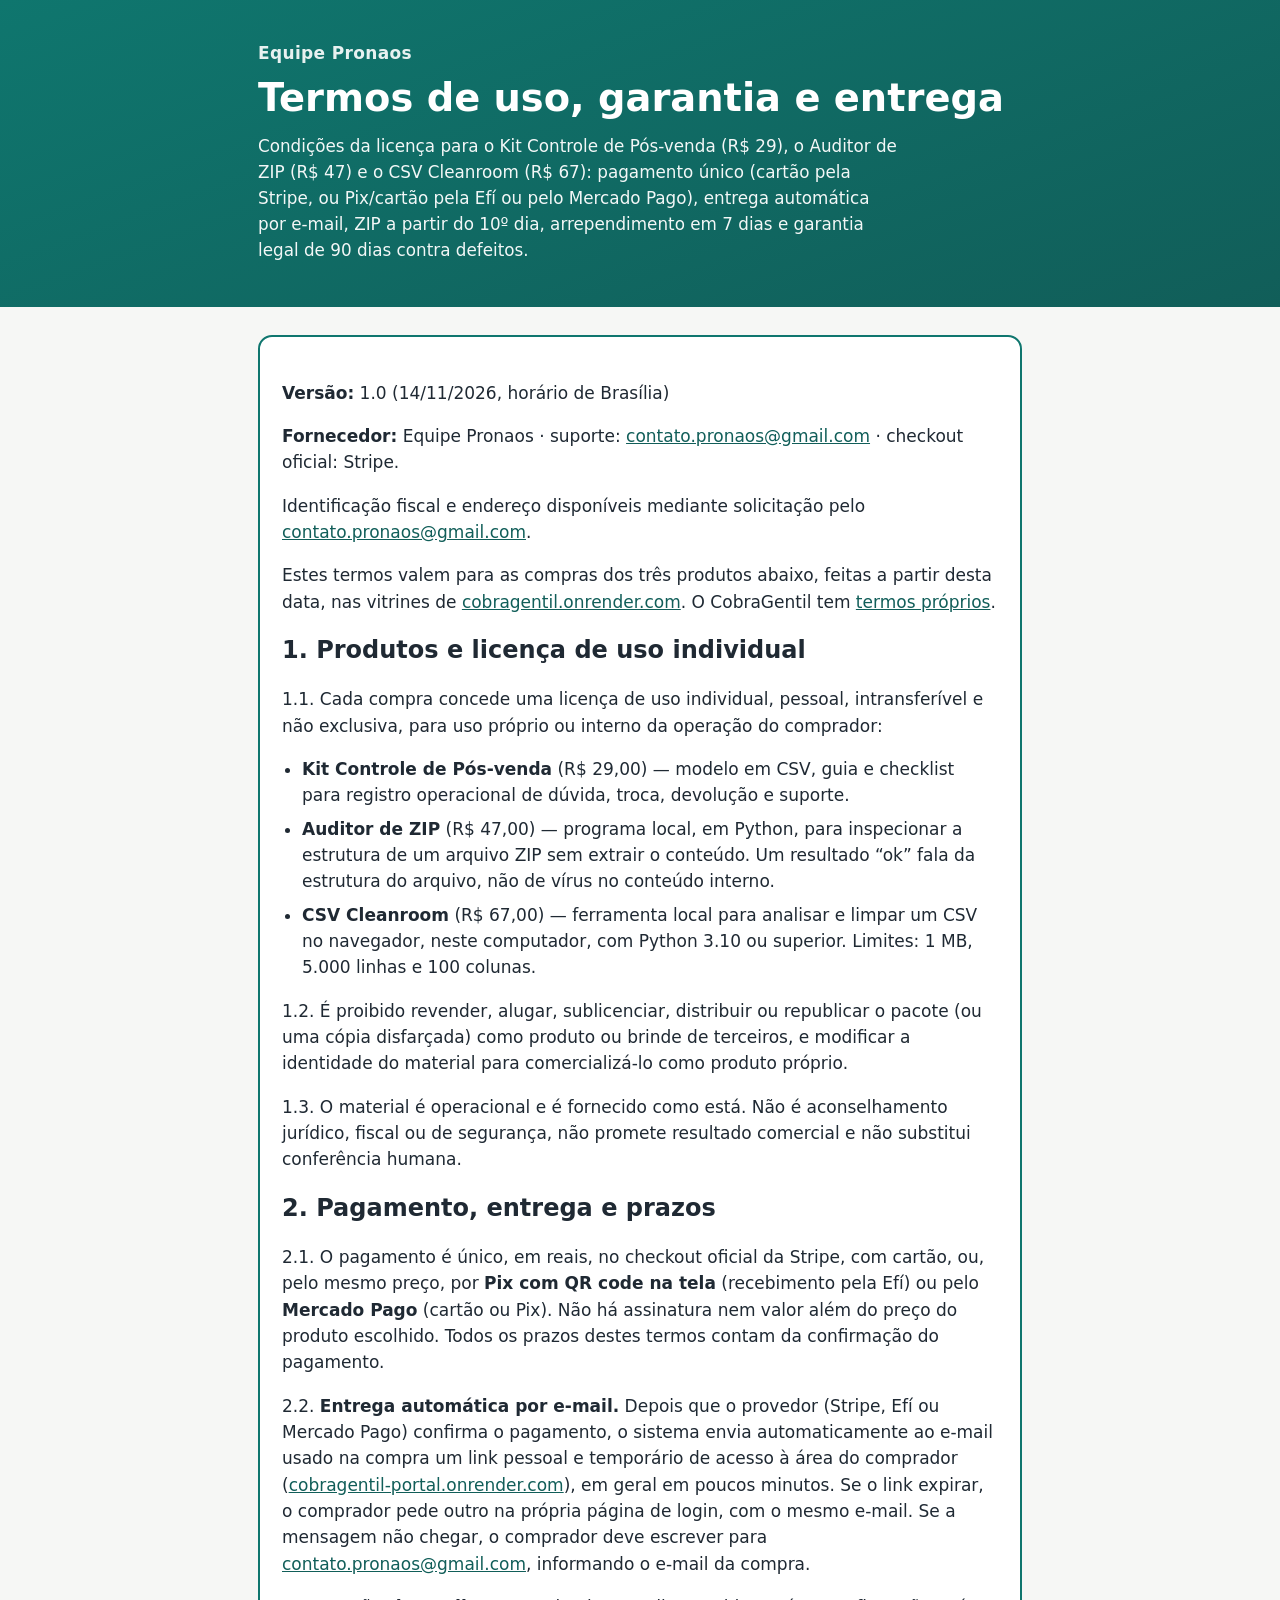
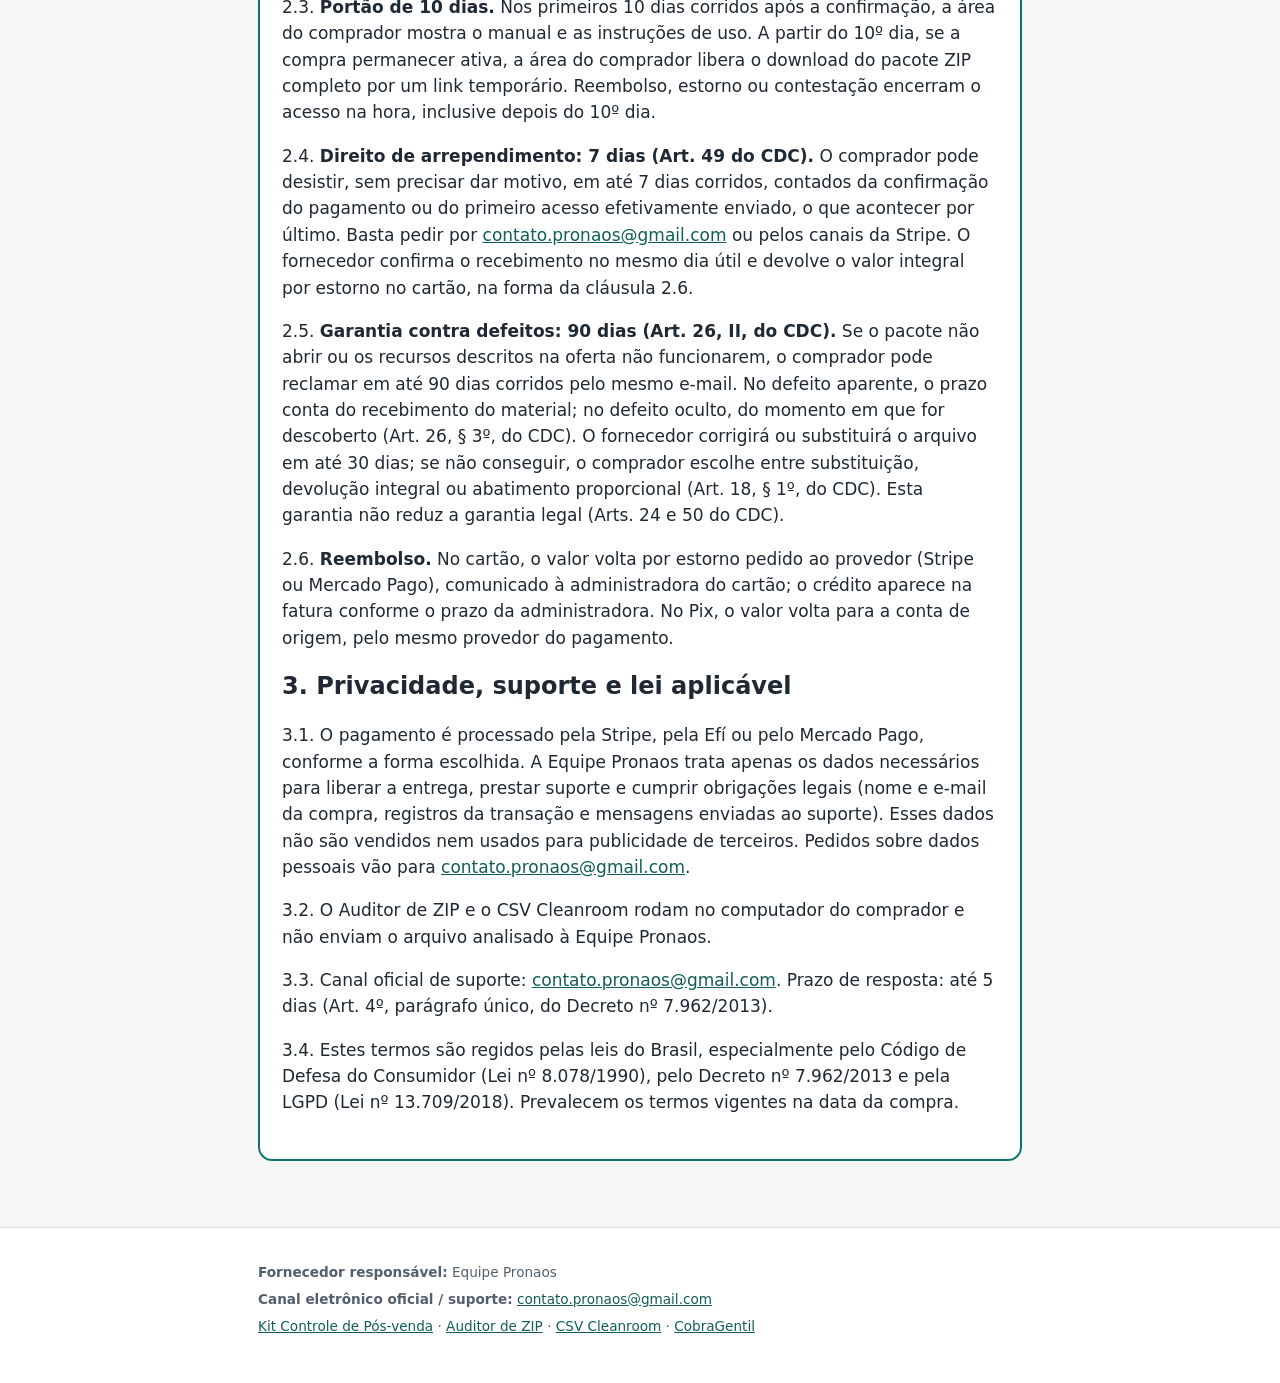
<file: produtos/termos.html>
<!DOCTYPE html>
<html lang="pt-BR">
<head>
<meta charset="UTF-8">
<meta name="viewport" content="width=device-width, initial-scale=1">
<link rel="canonical" href="https://cobragentil.onrender.com/produtos/termos.html">
<title>Termos de uso, garantia e entrega · Equipe Pronaos</title>
<meta name="description" content="Licença de uso individual, entrega automática por e-mail, cópia em ZIP a partir do 10º dia, 7 dias de arrependimento, garantia legal de 90 dias contra defeitos e reembolso no cartão, para o Kit Controle de Pós-venda, o Auditor de ZIP e o CSV Cleanroom.">
<link rel="stylesheet" href="/produtos/estilo.css">
</head>
<body>
<header class="hero">
  <div class="wrap">
    <div class="marca">Equipe Pronaos</div>
    <h1>Termos de uso, garantia e entrega</h1>
    <p class="lead">Condições da licença para o Kit Controle de Pós-venda (R$ 29), o Auditor de ZIP (R$ 47) e o CSV Cleanroom (R$ 67): pagamento único (cartão pela Stripe, ou Pix/cartão pela Efí ou pelo Mercado Pago), entrega automática por e-mail, ZIP a partir do 10º dia, arrependimento em 7 dias e garantia legal de 90 dias contra defeitos.</p>
  </div>
</header>
<main>
  <div class="wrap">
    <article class="caixa">
      <p><b>Versão:</b> 1.0 (14/11/2026, horário de Brasília)</p>
      <p><b>Fornecedor:</b> Equipe Pronaos · suporte: <a href="mailto:contato.pronaos@gmail.com">contato.pronaos@gmail.com</a> · checkout oficial: Stripe.</p>
      <p>Identificação fiscal e endereço disponíveis mediante solicitação pelo <a href="mailto:contato.pronaos@gmail.com">contato.pronaos@gmail.com</a>.</p>
      <p>Estes termos valem para as compras dos três produtos abaixo, feitas a partir desta data, nas vitrines de <a href="https://cobragentil.onrender.com/">cobragentil.onrender.com</a>. O CobraGentil tem <a href="/termos.html">termos próprios</a>.</p>

      <h2>1. Produtos e licença de uso individual</h2>
      <p>1.1. Cada compra concede uma licença de uso individual, pessoal, intransferível e não exclusiva, para uso próprio ou interno da operação do comprador:</p>
      <ul>
        <li><b>Kit Controle de Pós-venda</b> (R$ 29,00) — modelo em CSV, guia e checklist para registro operacional de dúvida, troca, devolução e suporte.</li>
        <li><b>Auditor de ZIP</b> (R$ 47,00) — programa local, em Python, para inspecionar a estrutura de um arquivo ZIP sem extrair o conteúdo. Um resultado “ok” fala da estrutura do arquivo, não de vírus no conteúdo interno.</li>
        <li><b>CSV Cleanroom</b> (R$ 67,00) — ferramenta local para analisar e limpar um CSV no navegador, neste computador, com Python 3.10 ou superior. Limites: 1 MB, 5.000 linhas e 100 colunas.</li>
      </ul>
      <p>1.2. É proibido revender, alugar, sublicenciar, distribuir ou republicar o pacote (ou uma cópia disfarçada) como produto ou brinde de terceiros, e modificar a identidade do material para comercializá-lo como produto próprio.</p>
      <p>1.3. O material é operacional e é fornecido como está. Não é aconselhamento jurídico, fiscal ou de segurança, não promete resultado comercial e não substitui conferência humana.</p>

      <h2>2. Pagamento, entrega e prazos</h2>
      <p>2.1. O pagamento é único, em reais, no checkout oficial da Stripe, com cartão, ou, pelo mesmo preço, por <b>Pix com QR code na tela</b> (recebimento pela Efí) ou pelo <b>Mercado Pago</b> (cartão ou Pix). Não há assinatura nem valor além do preço do produto escolhido. Todos os prazos destes termos contam da confirmação do pagamento.</p>
      <p>2.2. <b>Entrega automática por e-mail.</b> Depois que o provedor (Stripe, Efí ou Mercado Pago) confirma o pagamento, o sistema envia automaticamente ao e-mail usado na compra um link pessoal e temporário de acesso à área do comprador (<a href="https://cobragentil-portal.onrender.com/">cobragentil-portal.onrender.com</a>), em geral em poucos minutos. Se o link expirar, o comprador pede outro na própria página de login, com o mesmo e-mail. Se a mensagem não chegar, o comprador deve escrever para <a href="mailto:contato.pronaos@gmail.com">contato.pronaos@gmail.com</a>, informando o e-mail da compra.</p>
      <p>2.3. <b>Portão de 10 dias.</b> Nos primeiros 10 dias corridos após a confirmação, a área do comprador mostra o manual e as instruções de uso. A partir do 10º dia, se a compra permanecer ativa, a área do comprador libera o download do pacote ZIP completo por um link temporário. Reembolso, estorno ou contestação encerram o acesso na hora, inclusive depois do 10º dia.</p>
      <p>2.4. <b>Direito de arrependimento: 7 dias (Art. 49 do CDC).</b> O comprador pode desistir, sem precisar dar motivo, em até 7 dias corridos, contados da confirmação do pagamento ou do primeiro acesso efetivamente enviado, o que acontecer por último. Basta pedir por <a href="mailto:contato.pronaos@gmail.com">contato.pronaos@gmail.com</a> ou pelos canais da Stripe. O fornecedor confirma o recebimento no mesmo dia útil e devolve o valor integral por estorno no cartão, na forma da cláusula 2.6.</p>
      <p>2.5. <b>Garantia contra defeitos: 90 dias (Art. 26, II, do CDC).</b> Se o pacote não abrir ou os recursos descritos na oferta não funcionarem, o comprador pode reclamar em até 90 dias corridos pelo mesmo e-mail. No defeito aparente, o prazo conta do recebimento do material; no defeito oculto, do momento em que for descoberto (Art. 26, § 3º, do CDC). O fornecedor corrigirá ou substituirá o arquivo em até 30 dias; se não conseguir, o comprador escolhe entre substituição, devolução integral ou abatimento proporcional (Art. 18, § 1º, do CDC). Esta garantia não reduz a garantia legal (Arts. 24 e 50 do CDC).</p>
      <p>2.6. <b>Reembolso.</b> No cartão, o valor volta por estorno pedido ao provedor (Stripe ou Mercado Pago), comunicado à administradora do cartão; o crédito aparece na fatura conforme o prazo da administradora. No Pix, o valor volta para a conta de origem, pelo mesmo provedor do pagamento.</p>

      <h2>3. Privacidade, suporte e lei aplicável</h2>
      <p>3.1. O pagamento é processado pela Stripe, pela Efí ou pelo Mercado Pago, conforme a forma escolhida. A Equipe Pronaos trata apenas os dados necessários para liberar a entrega, prestar suporte e cumprir obrigações legais (nome e e-mail da compra, registros da transação e mensagens enviadas ao suporte). Esses dados não são vendidos nem usados para publicidade de terceiros. Pedidos sobre dados pessoais vão para <a href="mailto:contato.pronaos@gmail.com">contato.pronaos@gmail.com</a>.</p>
      <p>3.2. O Auditor de ZIP e o CSV Cleanroom rodam no computador do comprador e não enviam o arquivo analisado à Equipe Pronaos.</p>
      <p>3.3. Canal oficial de suporte: <a href="mailto:contato.pronaos@gmail.com">contato.pronaos@gmail.com</a>. Prazo de resposta: até 5 dias (Art. 4º, parágrafo único, do Decreto nº 7.962/2013).</p>
      <p>3.4. Estes termos são regidos pelas leis do Brasil, especialmente pelo Código de Defesa do Consumidor (Lei nº 8.078/1990), pelo Decreto nº 7.962/2013 e pela LGPD (Lei nº 13.709/2018). Prevalecem os termos vigentes na data da compra.</p>
    </article>
  </div>
</main>
<footer>
  <div class="wrap">
    <p><b>Fornecedor responsável:</b> Equipe Pronaos</p>
    <p><b>Canal eletrônico oficial / suporte:</b> <a href="mailto:contato.pronaos@gmail.com">contato.pronaos@gmail.com</a></p>
    <p><a href="/kit-pos-venda/">Kit Controle de Pós-venda</a> · <a href="/auditor-zip/">Auditor de ZIP</a> · <a href="/csv-cleanroom/">CSV Cleanroom</a> · <a href="/">CobraGentil</a></p>
  </div>
</footer>
</body>
</html>
</file>
<file: produtos/estilo.css>
:root{--verde:#0f766e;--verde-esc:#115e59;--verde-cl:#ccfbf1;--fundo:#f6f7f5;--texto:#1f2933;--sub:#52606d;--borda:#d9e2ec;--raio:14px}
*{box-sizing:border-box}
html{-webkit-text-size-adjust:100%}
body{margin:0;font-family:system-ui,-apple-system,"Segoe UI",Roboto,Arial,sans-serif;color:var(--texto);background:#fff;line-height:1.55;font-size:17px}
.wrap{max-width:800px;margin:0 auto;padding:0 18px}
header.hero{background:linear-gradient(160deg,var(--verde),var(--verde-esc));color:#fff;padding:40px 0 44px}
.hero .marca{font-weight:700;letter-spacing:.02em;opacity:.9}
.hero h1{font-size:clamp(1.7rem,4.5vw,2.4rem);line-height:1.15;margin:10px 0 12px}
.hero p.lead{font-size:1.05rem;max-width:640px;margin:0;opacity:.95}
.preco{margin-top:18px;font-size:1.35rem;font-weight:700}
.rascunho{display:inline-block;margin-top:10px;background:rgba(255,255,255,.16);border:1px solid rgba(255,255,255,.35);border-radius:999px;padding:4px 12px;font-size:.82rem}
main{padding:28px 0 48px;background:var(--fundo)}
.caixa{background:#fff;border:2px solid var(--verde);border-radius:var(--raio);padding:26px 22px;margin:0 0 18px}
.caixa.simples{border-color:var(--borda)}
.badge{display:inline-block;background:var(--verde-cl);color:var(--verde-esc);font-weight:700;font-size:.85rem;padding:4px 10px;border-radius:999px;margin-bottom:10px}
h2{font-size:clamp(1.2rem,3vw,1.5rem);margin:0 0 12px}
ul{padding-left:20px;margin:8px 0 0}
li{margin:7px 0}
.cta{display:inline-block;background:var(--verde);color:#fff;font-weight:700;border:0;border-radius:999px;padding:13px 24px;font-size:1rem;text-decoration:none;margin:8px 8px 0 0}
.cta-nota{display:block;font-size:.88rem;margin-top:8px;color:var(--sub)}
.aviso{background:#fef3c7;color:#92400e;border-radius:10px;padding:10px 12px;font-size:.94rem}
footer{padding:28px 0 40px;font-size:.85rem;color:var(--sub);border-top:1px solid var(--borda);background:#fff}
footer p{margin:6px 0}
a{color:var(--verde-esc)}
</file>
